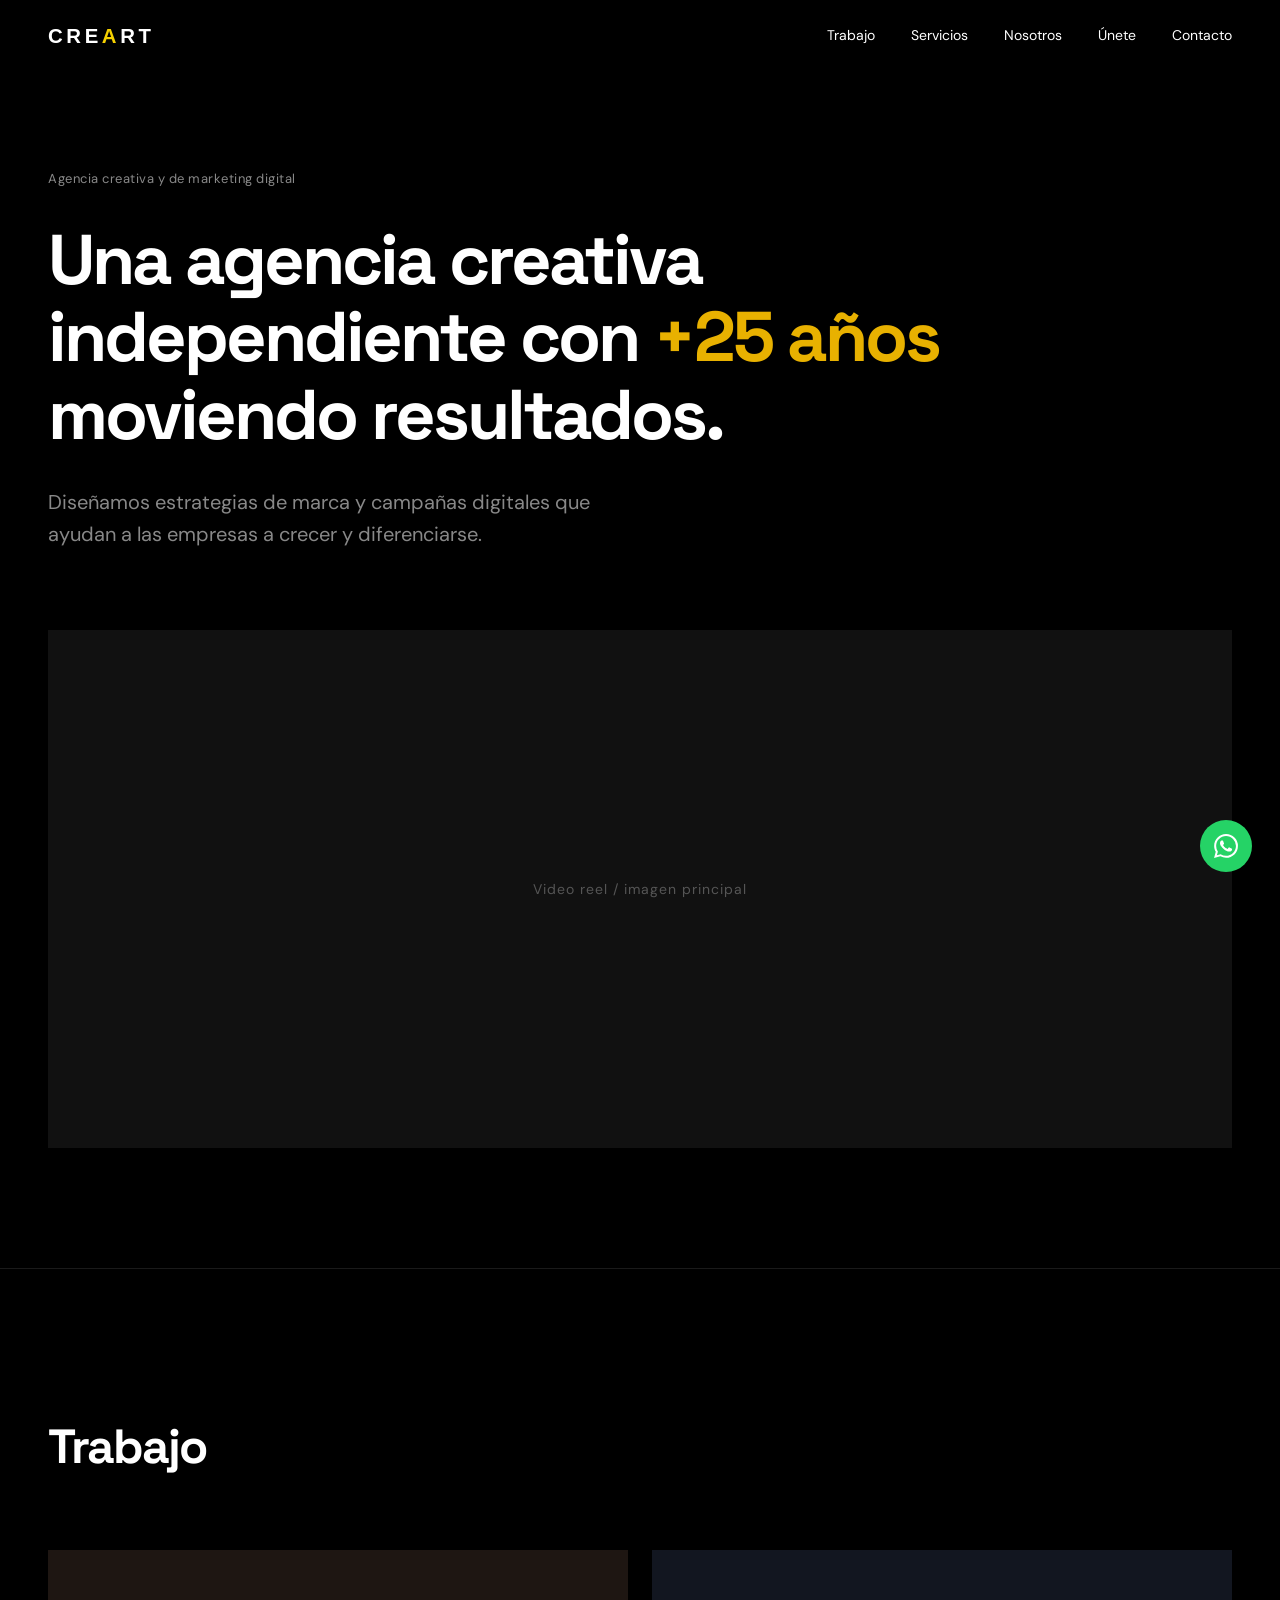
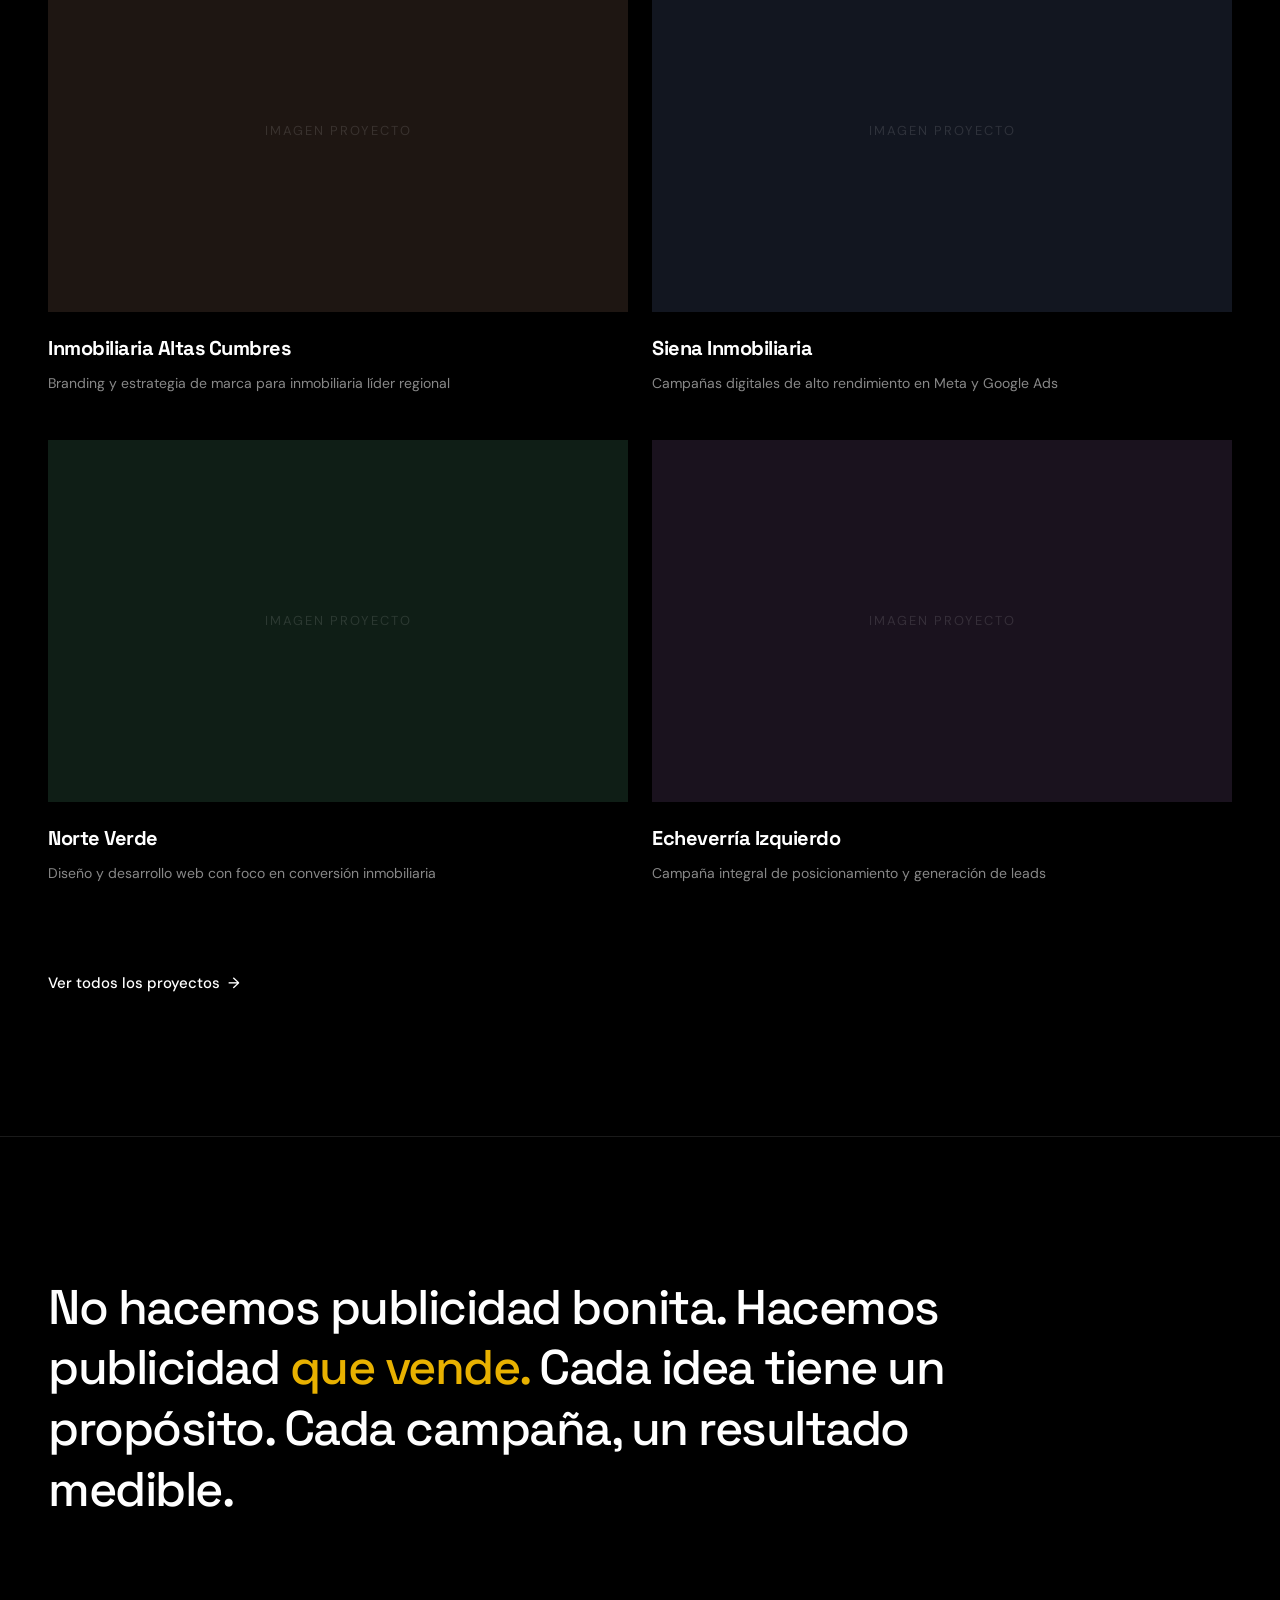
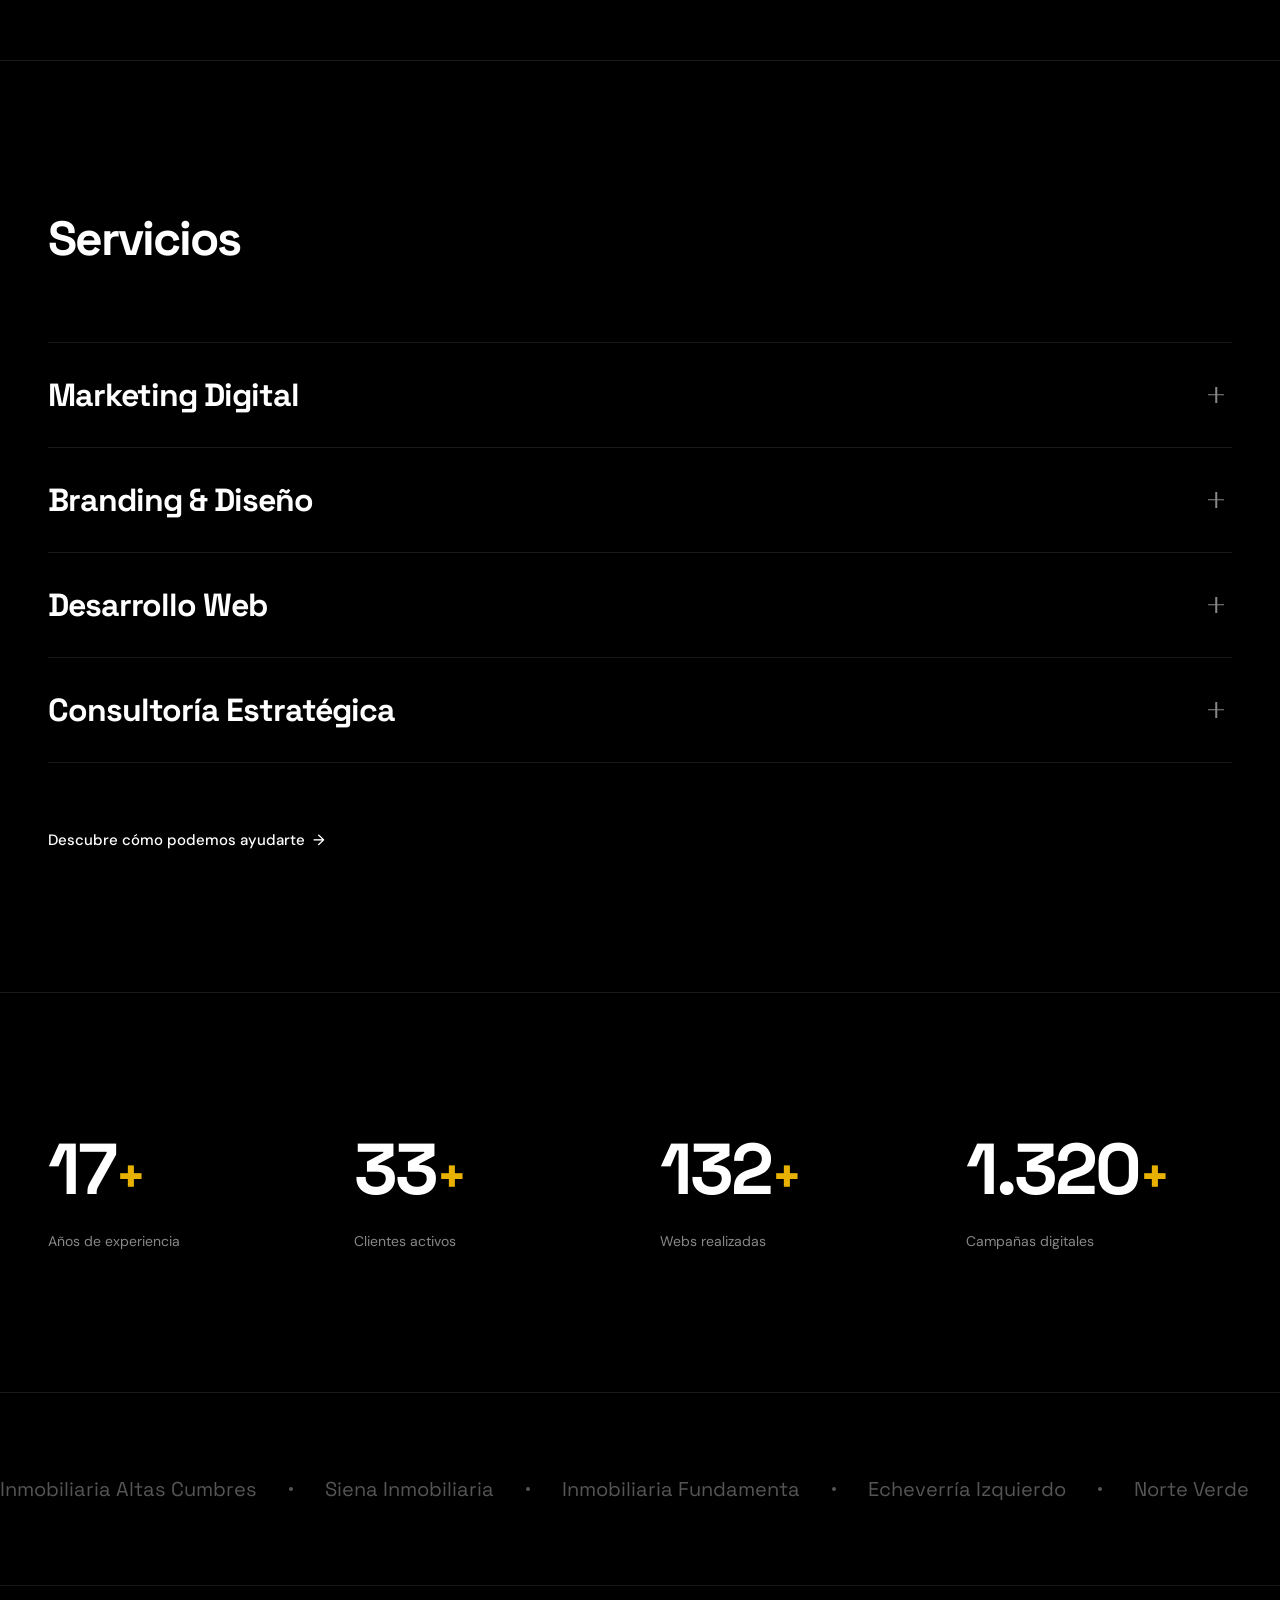
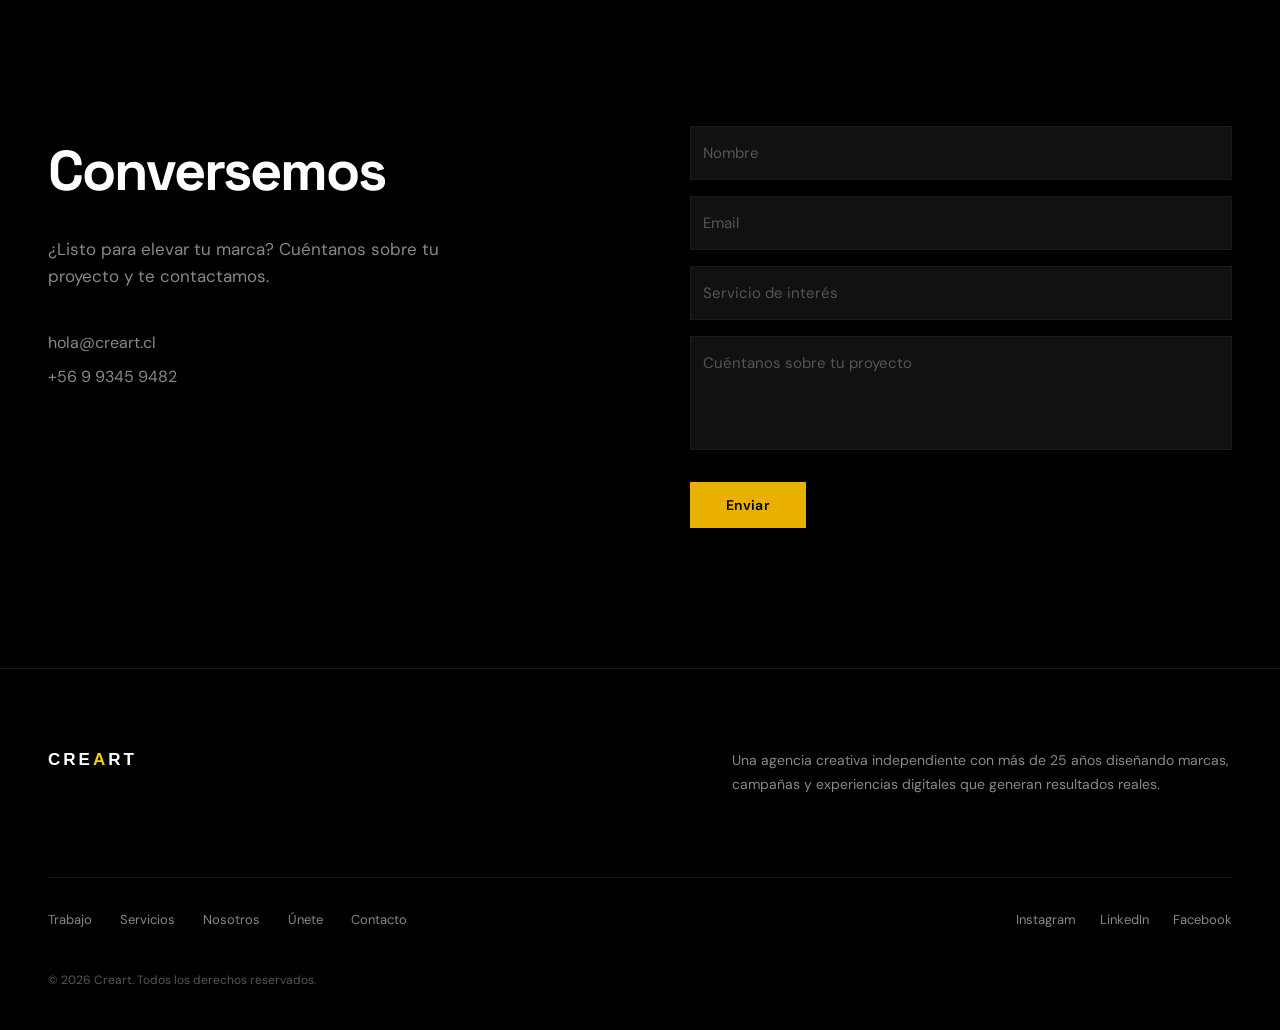
<file: landing/assets/img/CreArt/index.html>
<!DOCTYPE html>
<html lang="es">
<head>
  <meta charset="UTF-8">
  <meta name="viewport" content="width=device-width, initial-scale=1.0">
  <title>Creart — Creatividad que mueve resultados</title>
  <meta name="description" content="Agencia de publicidad y marketing digital con +25 años de experiencia. Branding, campañas digitales, desarrollo web y consultoría estratégica.">
  <meta property="og:title" content="Creart — Creatividad que mueve resultados">
  <meta property="og:description" content="Agencia de publicidad y marketing digital con +25 años de impacto.">
  <meta property="og:type" content="website">
  <meta property="og:url" content="https://creart.cl">
  <link rel="preconnect" href="https://fonts.googleapis.com">
  <link rel="preconnect" href="https://fonts.gstatic.com" crossorigin>
  <link href="https://fonts.googleapis.com/css2?family=Space+Grotesk:wght@400;500;700&family=DM+Sans:wght@300;400;500&display=swap" rel="stylesheet">
  <link rel="stylesheet" href="css/style.css?v=2">
  <link rel="stylesheet" href="css/components.css?v=2">
  <link rel="stylesheet" href="css/animations.css?v=2">
</head>
<body>

  <!-- NAV -->
  <header class="nav" id="nav">
    <div class="nav__inner">
      <a href="#" class="nav__logo" onclick="window.scrollTo({top:0,behavior:'smooth'});return false;">
        <img src="assets/img/logo-creart.svg" alt="Creart" class="logo-img">
      </a>
      <nav class="nav__menu" id="navMenu">
        <a href="#trabajo" class="nav__link">Trabajo</a>
        <a href="#servicios" class="nav__link">Servicios</a>
        <a href="nosotros.html" class="nav__link">Nosotros</a>
        <a href="unete.html" class="nav__link">Únete</a>
        <a href="#contacto" class="nav__link">Contacto</a>
      </nav>
      <button class="nav__hamburger" id="navToggle" aria-label="Abrir menú">
        <span></span>
        <span></span>
      </button>
    </div>
  </header>

  <!-- MOBILE MENU OVERLAY -->
  <div class="mobile-menu" id="mobileMenu">
    <nav class="mobile-menu__nav">
      <a href="#trabajo" class="mobile-menu__link">Trabajo</a>
      <a href="#servicios" class="mobile-menu__link">Servicios</a>
      <a href="nosotros.html" class="mobile-menu__link">Nosotros</a>
      <a href="unete.html" class="mobile-menu__link">Únete</a>
      <a href="#contacto" class="mobile-menu__link">Contacto</a>
    </nav>
  </div>

  <main>

    <!-- HERO -->
    <section class="hero">
      <div class="hero__content">
        <p class="hero__eyebrow">Agencia creativa y de marketing digital</p>
        <h1 class="hero__title">
          <span class="hero__line">Una agencia creativa</span>
          <span class="hero__line">independiente con <em>+25 años</em></span>
          <span class="hero__line">moviendo resultados.</span>
        </h1>
        <p class="hero__sub">Diseñamos estrategias de marca y campañas digitales que ayudan a las empresas a crecer y diferenciarse.</p>
      </div>
    </section>

    <!-- VIDEO / VISUAL -->
    <section class="hero-media reveal">
      <div class="hero-media__wrapper">
        <div class="hero-media__placeholder">
          <span>Video reel / imagen principal</span>
        </div>
      </div>
    </section>

    <!-- TRABAJO DESTACADO -->
    <section class="work" id="trabajo">
      <div class="container">
        <div class="work__header reveal">
          <h2 class="work__heading">Trabajo</h2>
        </div>
        <div class="work__grid">
          <a href="trabajo.html" class="work__item reveal">
            <div class="work__img" style="background:#1e1612;">
              <span class="work__placeholder">Imagen proyecto</span>
            </div>
            <div class="work__info">
              <h3 class="work__name">Inmobiliaria Altas Cumbres</h3>
              <span class="work__desc">Branding y estrategia de marca para inmobiliaria líder regional</span>
            </div>
          </a>
          <a href="trabajo.html" class="work__item reveal">
            <div class="work__img" style="background:#121620;">
              <span class="work__placeholder">Imagen proyecto</span>
            </div>
            <div class="work__info">
              <h3 class="work__name">Siena Inmobiliaria</h3>
              <span class="work__desc">Campañas digitales de alto rendimiento en Meta y Google Ads</span>
            </div>
          </a>
          <a href="trabajo.html" class="work__item reveal">
            <div class="work__img" style="background:#0f1e16;">
              <span class="work__placeholder">Imagen proyecto</span>
            </div>
            <div class="work__info">
              <h3 class="work__name">Norte Verde</h3>
              <span class="work__desc">Diseño y desarrollo web con foco en conversión inmobiliaria</span>
            </div>
          </a>
          <a href="trabajo.html" class="work__item reveal">
            <div class="work__img" style="background:#1a121e;">
              <span class="work__placeholder">Imagen proyecto</span>
            </div>
            <div class="work__info">
              <h3 class="work__name">Echeverría Izquierdo</h3>
              <span class="work__desc">Campaña integral de posicionamiento y generación de leads</span>
            </div>
          </a>
        </div>
        <div class="work__more reveal">
          <a href="trabajo.html" class="link-arrow">Ver todos los proyectos <span>→</span></a>
        </div>
      </div>
    </section>

    <!-- MANIFIESTO -->
    <section class="manifesto reveal">
      <div class="container">
        <h2 class="manifesto__text">
          No hacemos publicidad bonita. Hacemos publicidad <em>que vende.</em> Cada idea tiene un propósito. Cada campaña, un resultado medible.
        </h2>
      </div>
    </section>

    <!-- SERVICIOS -->
    <section class="services" id="servicios">
      <div class="container">
        <h2 class="services__heading reveal">Servicios</h2>
        <div class="services__list">

          <div class="accordion reveal" data-accordion>
            <button class="accordion__header" aria-expanded="false">
              <span class="accordion__title">Marketing Digital</span>
              <span class="accordion__icon"></span>
            </button>
            <div class="accordion__body">
              <div class="accordion__content">
                <p class="accordion__desc">Campañas en Meta Ads, Google Ads y SEM con foco en conversión real. Estrategias de email marketing, gestión de redes sociales y analítica avanzada.</p>
                <div class="accordion__tags">
                  <span>Meta Ads</span>
                  <span>Google Ads</span>
                  <span>SEM</span>
                  <span>Email Marketing</span>
                  <span>Redes Sociales</span>
                  <span>Analítica</span>
                </div>
              </div>
            </div>
          </div>

          <div class="accordion reveal" data-accordion>
            <button class="accordion__header" aria-expanded="false">
              <span class="accordion__title">Branding & Diseño</span>
              <span class="accordion__icon"></span>
            </button>
            <div class="accordion__body">
              <div class="accordion__content">
                <p class="accordion__desc">Identidad visual, sistemas de marca, material gráfico y audiovisual. Construimos marcas que se recuerdan y se diferencian.</p>
                <div class="accordion__tags">
                  <span>Identidad Visual</span>
                  <span>Sistemas de Marca</span>
                  <span>Diseño Gráfico</span>
                  <span>Material Audiovisual</span>
                </div>
              </div>
            </div>
          </div>

          <div class="accordion reveal" data-accordion>
            <button class="accordion__header" aria-expanded="false">
              <span class="accordion__title">Desarrollo Web</span>
              <span class="accordion__icon"></span>
            </button>
            <div class="accordion__body">
              <div class="accordion__content">
                <p class="accordion__desc">Sitios web, landing pages y plataformas digitales diseñados para convertir. Optimización de velocidad y experiencia mobile-first.</p>
                <div class="accordion__tags">
                  <span>Sitios Web</span>
                  <span>Landing Pages</span>
                  <span>E-Commerce</span>
                  <span>UX/UI</span>
                  <span>Mobile-First</span>
                </div>
              </div>
            </div>
          </div>

          <div class="accordion reveal" data-accordion>
            <button class="accordion__header" aria-expanded="false">
              <span class="accordion__title">Consultoría Estratégica</span>
              <span class="accordion__icon"></span>
            </button>
            <div class="accordion__body">
              <div class="accordion__content">
                <p class="accordion__desc">Diagnóstico de marca, planificación de comunicaciones y estrategia comercial. Acompañamos la toma de decisiones con datos y visión de negocio.</p>
                <div class="accordion__tags">
                  <span>Diagnóstico de Marca</span>
                  <span>Estrategia Comercial</span>
                  <span>Planificación</span>
                  <span>Consultoría</span>
                </div>
              </div>
            </div>
          </div>

        </div>
        <div class="services__cta reveal">
          <a href="#contacto" class="link-arrow">Descubre cómo podemos ayudarte <span>→</span></a>
        </div>
      </div>
    </section>

    <!-- CIFRAS -->
    <section class="stats reveal">
      <div class="container">
        <div class="stats__grid">
          <div class="stats__item">
            <span class="stats__number" data-target="25">0</span><span class="stats__suffix">+</span>
            <span class="stats__label">Años de experiencia</span>
          </div>
          <div class="stats__item">
            <span class="stats__number" data-target="50">0</span><span class="stats__suffix">+</span>
            <span class="stats__label">Clientes activos</span>
          </div>
          <div class="stats__item">
            <span class="stats__number" data-target="200">0</span><span class="stats__suffix">+</span>
            <span class="stats__label">Webs realizadas</span>
          </div>
          <div class="stats__item">
            <span class="stats__number" data-target="2000">0</span><span class="stats__suffix">+</span>
            <span class="stats__label">Campañas digitales</span>
          </div>
        </div>
      </div>
    </section>

    <!-- CLIENTES MARQUEE -->
    <section class="clients">
      <div class="marquee">
        <div class="marquee__track">
          <span class="marquee__item">Inmobiliaria Altas Cumbres</span>
          <span class="marquee__dot"></span>
          <span class="marquee__item">Siena Inmobiliaria</span>
          <span class="marquee__dot"></span>
          <span class="marquee__item">Inmobiliaria Fundamenta</span>
          <span class="marquee__dot"></span>
          <span class="marquee__item">Echeverría Izquierdo</span>
          <span class="marquee__dot"></span>
          <span class="marquee__item">Norte Verde</span>
          <span class="marquee__dot"></span>
          <span class="marquee__item">Inmobiliaria Manquehue</span>
          <span class="marquee__dot"></span>
          <span class="marquee__item">Ralei Grupo Inmobiliario</span>
          <span class="marquee__dot"></span>
          <span class="marquee__item">SuKasa</span>
          <span class="marquee__dot"></span>
          <span class="marquee__item">Inmobiliaria Altas Cumbres</span>
          <span class="marquee__dot"></span>
          <span class="marquee__item">Siena Inmobiliaria</span>
          <span class="marquee__dot"></span>
          <span class="marquee__item">Inmobiliaria Fundamenta</span>
          <span class="marquee__dot"></span>
          <span class="marquee__item">Echeverría Izquierdo</span>
          <span class="marquee__dot"></span>
          <span class="marquee__item">Norte Verde</span>
          <span class="marquee__dot"></span>
          <span class="marquee__item">Inmobiliaria Manquehue</span>
          <span class="marquee__dot"></span>
          <span class="marquee__item">Ralei Grupo Inmobiliario</span>
          <span class="marquee__dot"></span>
          <span class="marquee__item">SuKasa</span>
          <span class="marquee__dot"></span>
        </div>
      </div>
    </section>

    <!-- CTA + CONTACTO -->
    <section class="contact" id="contacto">
      <div class="container">
        <div class="contact__grid">
          <div class="contact__left reveal">
            <h2 class="contact__heading">Conversemos</h2>
            <p class="contact__sub">¿Listo para elevar tu marca? Cuéntanos sobre tu proyecto y te contactamos.</p>
            <div class="contact__direct">
              <a href="mailto:hola@creart.cl">hola@creart.cl</a>
              <a href="tel:+56993459482">+56 9 9345 9482</a>
            </div>
          </div>
          <form class="contact__form reveal" id="contactForm">
            <input type="text" name="nombre" placeholder="Nombre" required>
            <input type="email" name="email" placeholder="Email" required>
            <select name="servicio">
              <option value="" disabled selected>Servicio de interés</option>
              <option value="marketing">Marketing Digital</option>
              <option value="branding">Branding & Diseño</option>
              <option value="web">Desarrollo Web</option>
              <option value="consultoria">Consultoría Estratégica</option>
            </select>
            <textarea name="mensaje" placeholder="Cuéntanos sobre tu proyecto" rows="4"></textarea>
            <button type="submit" class="btn btn--primary">Enviar</button>
          </form>
        </div>
      </div>
    </section>

  </main>

  <!-- FOOTER -->
  <footer class="footer">
    <div class="container">
      <div class="footer__top">
        <div class="footer__brand">
          <img src="assets/img/logo-creart.svg" alt="Creart" class="logo-img">
        </div>
        <div class="footer__copy">
          <p>Una agencia creativa independiente con más de 25 años diseñando marcas, campañas y experiencias digitales que generan resultados reales.</p>
        </div>
      </div>
      <div class="footer__bottom">
        <div class="footer__links">
          <a href="#trabajo">Trabajo</a>
          <a href="#servicios">Servicios</a>
          <a href="nosotros.html">Nosotros</a>
          <a href="unete.html">Únete</a>
          <a href="#contacto">Contacto</a>
        </div>
        <div class="footer__social">
          <a href="#" target="_blank" rel="noopener">Instagram</a>
          <a href="#" target="_blank" rel="noopener">LinkedIn</a>
          <a href="#" target="_blank" rel="noopener">Facebook</a>
        </div>
        <p class="footer__legal">&copy; 2026 Creart. Todos los derechos reservados.</p>
      </div>
    </div>
  </footer>

  <!-- WHATSAPP -->
  <a href="https://wa.me/56993459482" class="whatsapp" target="_blank" rel="noopener" aria-label="WhatsApp">
    <svg class="whatsapp__icon" viewBox="0 0 24 24" fill="currentColor"><path d="M17.472 14.382c-.297-.149-1.758-.867-2.03-.967-.273-.099-.471-.148-.67.15-.197.297-.767.966-.94 1.164-.173.199-.347.223-.644.075-.297-.15-1.255-.463-2.39-1.475-.883-.788-1.48-1.761-1.653-2.059-.173-.297-.018-.458.13-.606.134-.133.298-.347.446-.52.149-.174.198-.298.298-.497.099-.198.05-.371-.025-.52-.075-.149-.669-1.612-.916-2.207-.242-.579-.487-.5-.669-.51-.173-.008-.371-.01-.57-.01-.198 0-.52.074-.792.372-.272.297-1.04 1.016-1.04 2.479 0 1.462 1.065 2.875 1.213 3.074.149.198 2.096 3.2 5.077 4.487.709.306 1.262.489 1.694.625.712.227 1.36.195 1.871.118.571-.085 1.758-.719 2.006-1.413.248-.694.248-1.289.173-1.413-.074-.124-.272-.198-.57-.347m-5.421 7.403h-.004a9.87 9.87 0 01-5.031-1.378l-.361-.214-3.741.982.998-3.648-.235-.374a9.86 9.86 0 01-1.51-5.26c.001-5.45 4.436-9.884 9.888-9.884 2.64 0 5.122 1.03 6.988 2.898a9.825 9.825 0 012.893 6.994c-.003 5.45-4.437 9.884-9.885 9.884m8.413-18.297A11.815 11.815 0 0012.05 0C5.495 0 .16 5.335.157 11.892c0 2.096.547 4.142 1.588 5.945L.057 24l6.305-1.654a11.882 11.882 0 005.683 1.448h.005c6.554 0 11.89-5.335 11.893-11.893a11.821 11.821 0 00-3.48-8.413z"/></svg>
  </a>

  <script src="js/main.js"></script>
</body>
</html>
</file>
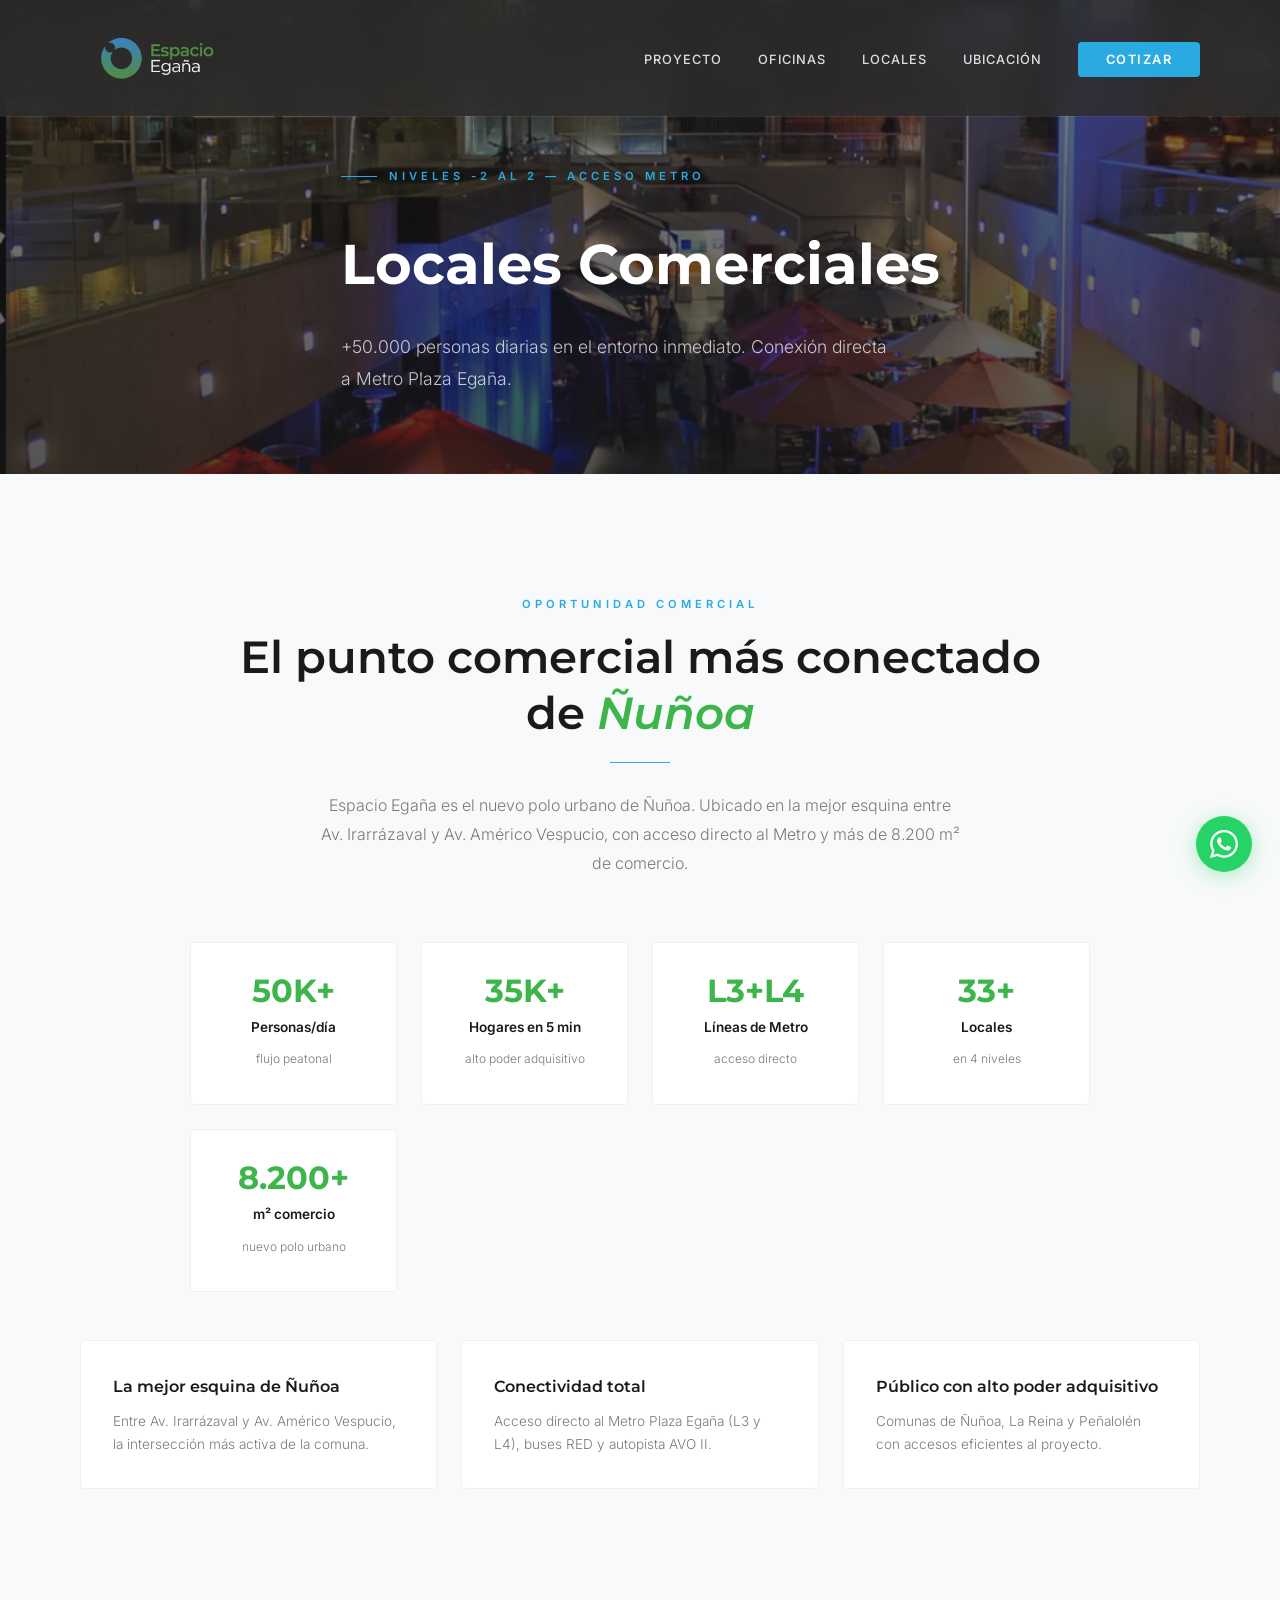
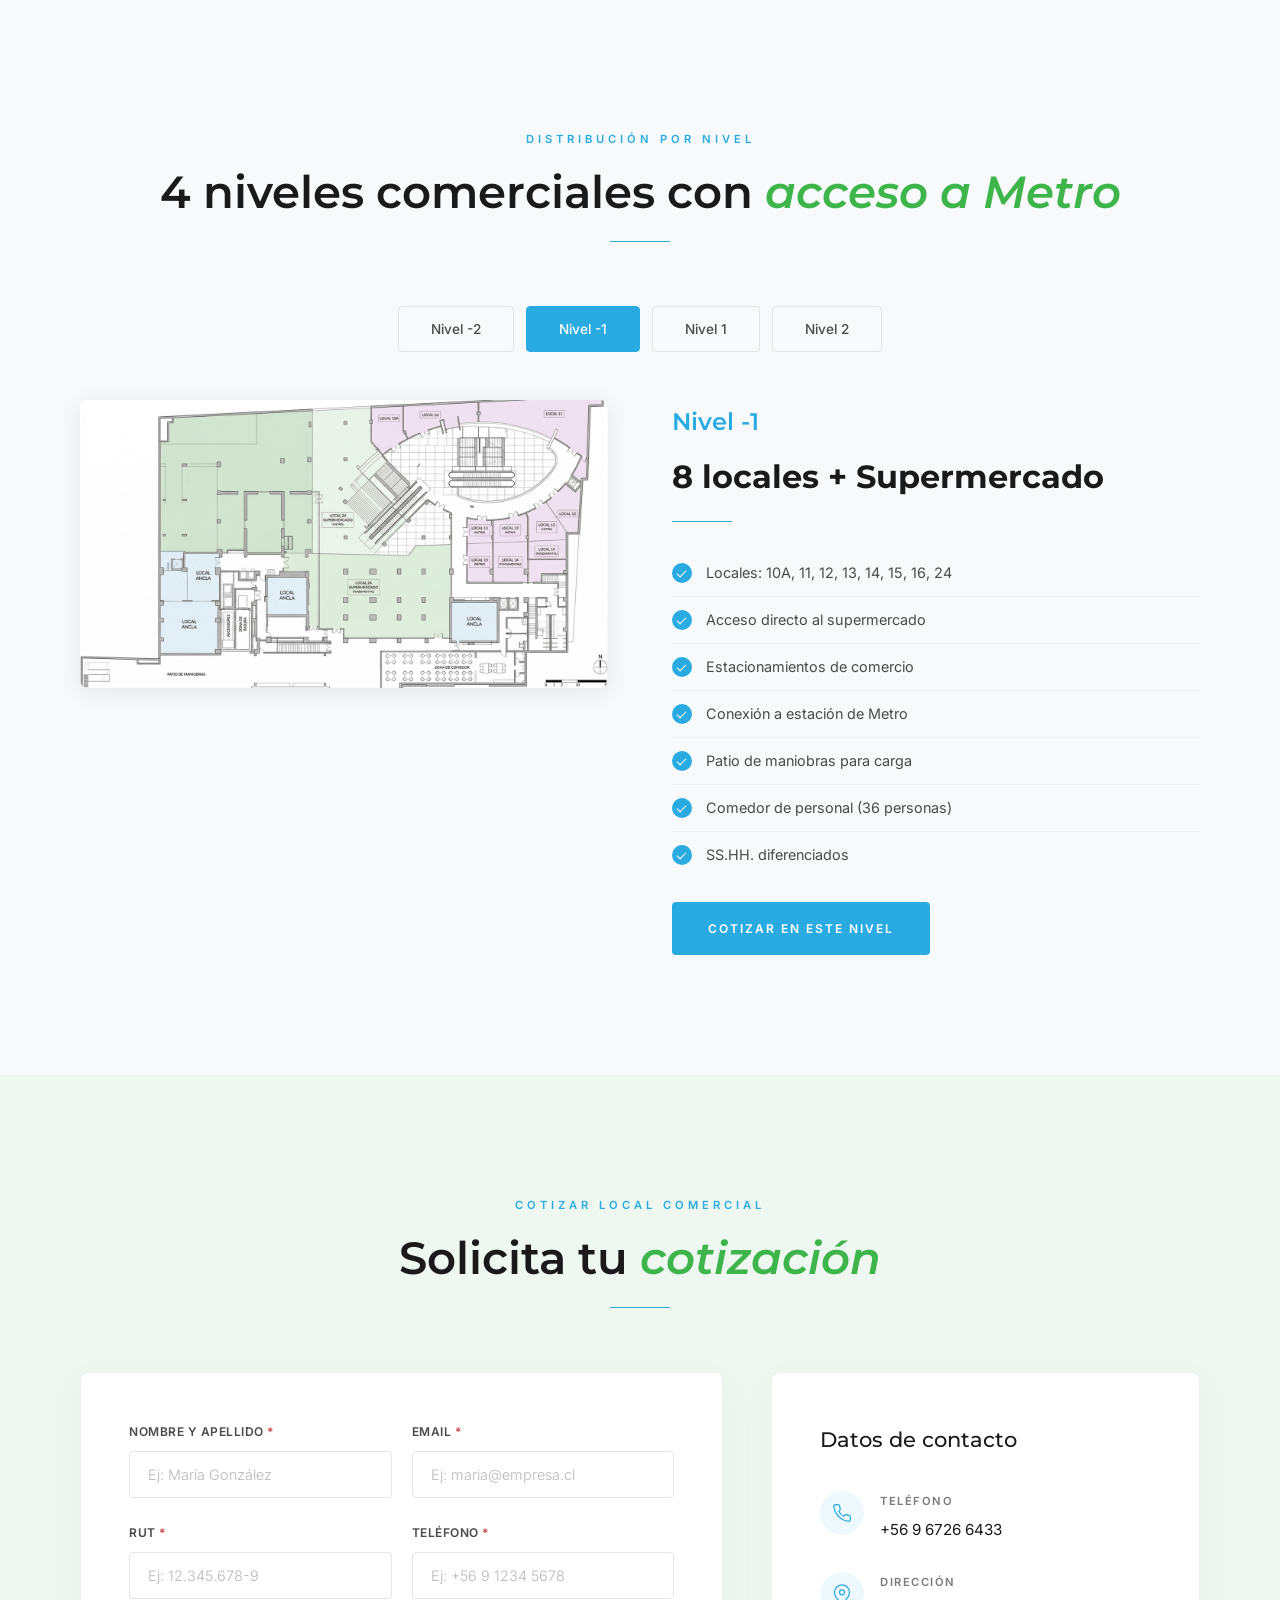
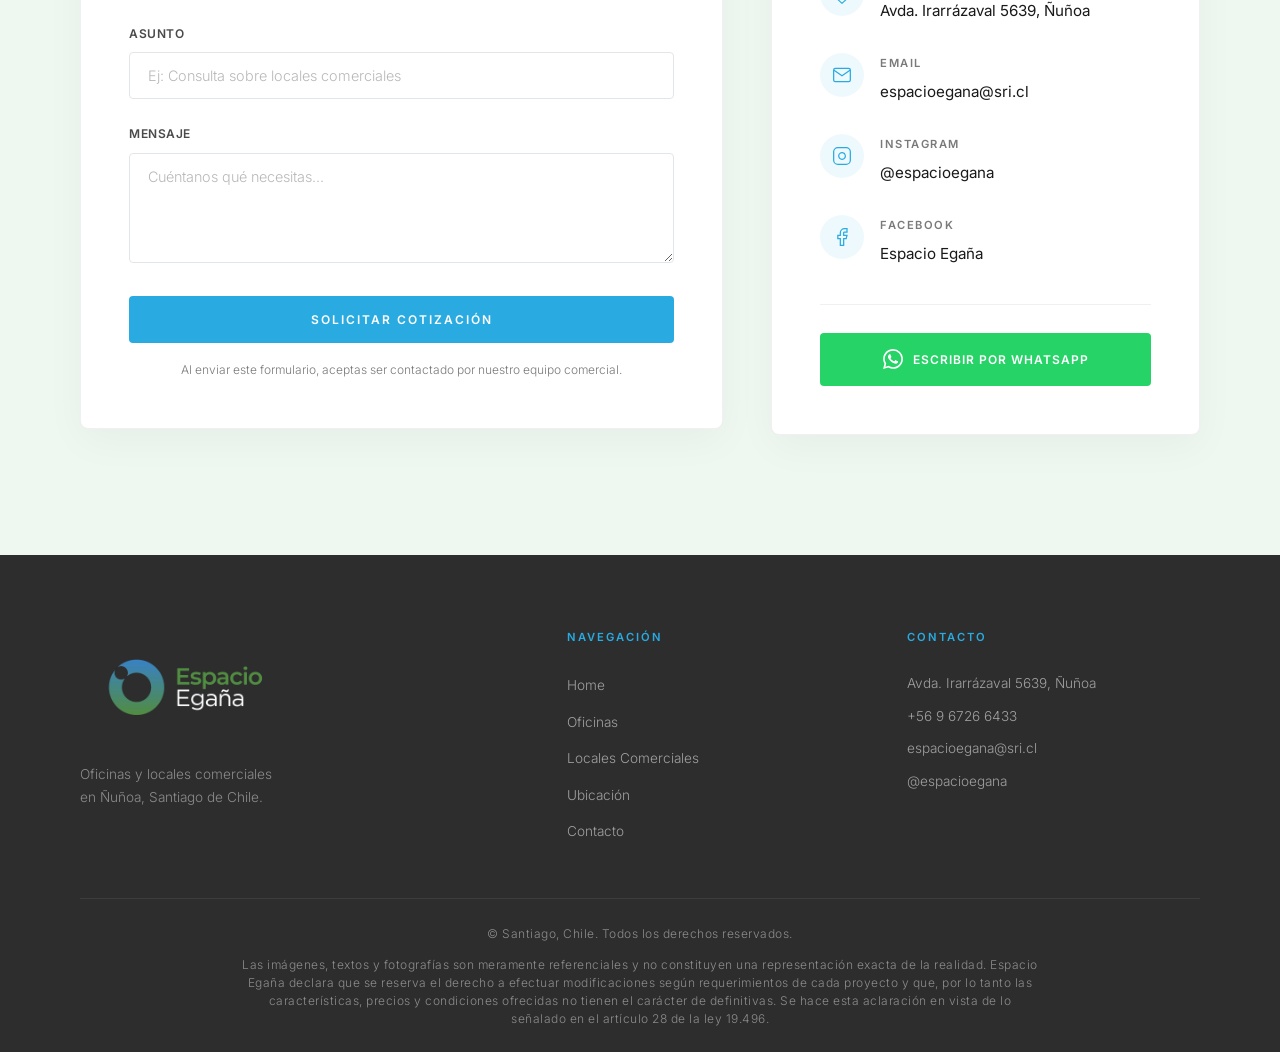
<file: landing/locales.html>
<!DOCTYPE html>
<html lang="es">
<head>
  <meta charset="UTF-8">
  <meta name="viewport" content="width=device-width, initial-scale=1.0">
  <title>Locales Comerciales — Espacio Egaña, Ñuñoa</title>
  <meta name="description" content="33+ locales comerciales en arriendo en Espacio Egaña. 8.200+ m² de comercio con conexión directa a Metro Plaza Egaña y +50.000 personas diarias de flujo.">
  <link rel="preconnect" href="https://fonts.googleapis.com">
  <link rel="preconnect" href="https://fonts.gstatic.com" crossorigin>
  <link href="https://fonts.googleapis.com/css2?family=Montserrat:ital,wght@0,300;0,400;0,500;0,600;0,700;0,800;1,400;1,500&family=Inter:wght@300;400;500;600;700&display=swap" rel="stylesheet">
  <link rel="stylesheet" href="styles.css">
</head>
<body>

  <!-- NAVBAR -->
  <nav class="navbar navbar--scrolled-always" id="navbar">
    <div class="container navbar__inner">
      <a href="index.html" class="navbar__logo">
        <img src="assets/img/logo-transparente.png" alt="Espacio Egaña" class="navbar__logo-img">
      </a>
      <button class="navbar__toggle" id="navToggle" aria-label="Abrir menú">
        <span></span><span></span><span></span>
      </button>
      <ul class="navbar__menu" id="navMenu">
        <li><a href="index.html#proyecto">Proyecto</a></li>
        <li><a href="oficinas.html">Oficinas</a></li>
        <li><a href="locales.html" class="navbar__menu-active">Locales</a></li>
        <li><a href="index.html#ubicacion">Ubicación</a></li>
        <li><a href="#cotizar-local" class="navbar__cta">Cotizar</a></li>
      </ul>
    </div>
  </nav>

  <!-- ============================================ -->
  <!-- HERO SECUNDARIO -->
  <!-- ============================================ -->
  <section class="sub-hero sub-hero--locales">
    <div class="sub-hero__bg" style="background-image: url('assets/img/locales-comerciales.jpg');"></div>
    <div class="sub-hero__overlay"></div>
    <div class="container sub-hero__content" data-animate="fade-up">
      <span class="hero__badge">Niveles -2 al 2 — Acceso Metro</span>
      <h1 class="sub-hero__title">Locales Comerciales</h1>
      <p class="sub-hero__subtitle">+50.000 personas diarias en el entorno inmediato. Conexión directa a Metro Plaza Egaña.</p>
    </div>
  </section>

  <!-- ============================================ -->
  <!-- OPORTUNIDAD COMERCIAL -->
  <!-- ============================================ -->
  <section class="section oportunidad">
    <div class="container">
      <div class="section__header" data-animate="fade-up">
        <span class="section__label section__label--center">Oportunidad comercial</span>
        <h2 class="section__title section__title--center">El punto comercial más conectado<br>de <em>Ñuñoa</em></h2>
        <div class="section__divider section__divider--center"></div>
        <p class="ubicacion__intro">Espacio Egaña es el nuevo polo urbano de Ñuñoa. Ubicado en la mejor esquina entre Av. Irarrázaval y Av. Américo Vespucio, con acceso directo al Metro y más de 8.200 m² de comercio.</p>
      </div>

      <div class="cifras__grid" data-animate="fade-up" data-delay="100">
        <div class="cifra-card">
          <span class="cifra-card__number">50K+</span>
          <span class="cifra-card__label">Personas/día</span>
          <span class="cifra-card__sub">flujo peatonal</span>
        </div>
        <div class="cifra-card">
          <span class="cifra-card__number">35K+</span>
          <span class="cifra-card__label">Hogares en 5 min</span>
          <span class="cifra-card__sub">alto poder adquisitivo</span>
        </div>
        <div class="cifra-card">
          <span class="cifra-card__number">L3+L4</span>
          <span class="cifra-card__label">Líneas de Metro</span>
          <span class="cifra-card__sub">acceso directo</span>
        </div>
        <div class="cifra-card">
          <span class="cifra-card__number">33+</span>
          <span class="cifra-card__label">Locales</span>
          <span class="cifra-card__sub">en 4 niveles</span>
        </div>
        <div class="cifra-card">
          <span class="cifra-card__number">8.200+</span>
          <span class="cifra-card__label">m² comercio</span>
          <span class="cifra-card__sub">nuevo polo urbano</span>
        </div>
      </div>

      <div class="oportunidad__ventajas" data-animate="fade-up" data-delay="200">
        <div class="ventaja-card">
          <h4>La mejor esquina de Ñuñoa</h4>
          <p>Entre Av. Irarrázaval y Av. Américo Vespucio, la intersección más activa de la comuna.</p>
        </div>
        <div class="ventaja-card">
          <h4>Conectividad total</h4>
          <p>Acceso directo al Metro Plaza Egaña (L3 y L4), buses RED y autopista AVO II.</p>
        </div>
        <div class="ventaja-card">
          <h4>Público con alto poder adquisitivo</h4>
          <p>Comunas de Ñuñoa, La Reina y Peñalolén con accesos eficientes al proyecto.</p>
        </div>
      </div>
    </div>
  </section>

  <!-- ============================================ -->
  <!-- NIVELES COMERCIALES -->
  <!-- ============================================ -->
  <section class="section niveles" id="niveles">
    <div class="container">
      <div class="section__header" data-animate="fade-up">
        <span class="section__label section__label--center">Distribución por nivel</span>
        <h2 class="section__title section__title--center">4 niveles comerciales con <em>acceso a Metro</em></h2>
        <div class="section__divider section__divider--center"></div>
      </div>

      <!-- Tabs de niveles -->
      <div class="tipo-tabs" data-animate="fade-up">
        <button class="tipo-tab" data-tab="nivel-2">Nivel -2</button>
        <button class="tipo-tab active" data-tab="nivel-1">Nivel -1</button>
        <button class="tipo-tab" data-tab="nivel1">Nivel 1</button>
        <button class="tipo-tab" data-tab="nivel2">Nivel 2</button>
      </div>

      <!-- Nivel -2 -->
      <div class="tipo-content" id="nivel-2">
        <div class="tipo-grid">
          <div class="tipo-grid__plan" data-animate="fade-right">
            <img src="assets/img/Planta Locales Piso -2.jpg" alt="Planta Nivel -2 — 12 locales + Seating" loading="lazy" class="tipo-plan-img">
          </div>
          <div class="tipo-grid__info" data-animate="fade-left">
            <h3 class="tipo-grid__title">Nivel -2</h3>
            <p class="tipo-grid__size">12 locales + zona seating</p>
            <div class="section__divider"></div>
            <ul class="tipo-features">
              <li><span class="check-icon"></span> Locales: 17, 18, 19, 20, 21, 22, 23, 29, 30, 31, 32, 33</li>
              <li><span class="check-icon"></span> Seating compartido para locales de comida/servicios</li>
              <li><span class="check-icon"></span> Conexión directa a estación de Metro</li>
              <li><span class="check-icon"></span> Ascensores y montacargas disponibles</li>
              <li><span class="check-icon"></span> Ideal para gastronomía fast casual y servicios</li>
            </ul>
            <div class="tipo-grid__actions">
              <a href="#cotizar-local" class="btn btn--primary">Cotizar en este nivel</a>
            </div>
          </div>
        </div>
      </div>

      <!-- Nivel -1 -->
      <div class="tipo-content active" id="nivel-1">
        <div class="tipo-grid">
          <div class="tipo-grid__plan" data-animate="fade-right">
            <img src="assets/img/Planta Locales Piso -1.jpg" alt="Planta Nivel -1 — 8 locales + Supermercado" loading="lazy" class="tipo-plan-img">
          </div>
          <div class="tipo-grid__info" data-animate="fade-left">
            <h3 class="tipo-grid__title">Nivel -1</h3>
            <p class="tipo-grid__size">8 locales + Supermercado</p>
            <div class="section__divider"></div>
            <ul class="tipo-features">
              <li><span class="check-icon"></span> Locales: 10A, 11, 12, 13, 14, 15, 16, 24</li>
              <li><span class="check-icon"></span> Acceso directo al supermercado</li>
              <li><span class="check-icon"></span> Estacionamientos de comercio</li>
              <li><span class="check-icon"></span> Conexión a estación de Metro</li>
              <li><span class="check-icon"></span> Patio de maniobras para carga</li>
              <li><span class="check-icon"></span> Comedor de personal (36 personas)</li>
              <li><span class="check-icon"></span> SS.HH. diferenciados</li>
            </ul>
            <div class="tipo-grid__actions">
              <a href="#cotizar-local" class="btn btn--primary">Cotizar en este nivel</a>
            </div>
          </div>
        </div>
      </div>

      <!-- Nivel 1 -->
      <div class="tipo-content" id="nivel1">
        <div class="tipo-grid">
          <div class="tipo-grid__plan" data-animate="fade-right">
            <img src="assets/img/Planta Locales Piso 1.jpg" alt="Planta Nivel 1" loading="lazy" class="tipo-plan-img">
          </div>
          <div class="tipo-grid__info" data-animate="fade-left">
            <h3 class="tipo-grid__title">Nivel 1</h3>
            <p class="tipo-grid__size">Nivel de servicios</p>
            <div class="section__divider"></div>
            <ul class="tipo-features">
              <li><span class="check-icon"></span> Trastienda supermercado</li>
              <li><span class="check-icon"></span> Salas eléctricas y de control</li>
              <li><span class="check-icon"></span> Camarines y comedor de personal</li>
              <li><span class="check-icon"></span> Sala de basura y administración</li>
              <li><span class="check-icon"></span> Nivel técnico y operativo del edificio</li>
            </ul>
            <div class="tipo-grid__actions">
              <a href="#cotizar-local" class="btn btn--primary">Consultar disponibilidad</a>
            </div>
          </div>
        </div>
      </div>

      <!-- Nivel 2 -->
      <div class="tipo-content" id="nivel2">
        <div class="tipo-grid">
          <div class="tipo-grid__plan" data-animate="fade-right">
            <img src="assets/img/Planta Locales Piso 2.jpg" alt="Planta Nivel 2 — 5 locales con terraza" loading="lazy" class="tipo-plan-img">
          </div>
          <div class="tipo-grid__info" data-animate="fade-left">
            <h3 class="tipo-grid__title">Nivel 2</h3>
            <p class="tipo-grid__size">5 locales con terrazas</p>
            <div class="section__divider"></div>
            <ul class="tipo-features">
              <li><span class="check-icon"></span> Locales: 1, 4 y 5, 6, 27</li>
              <li><span class="check-icon"></span> Locales con terrazas exteriores (Local 1, Locales 4-5)</li>
              <li><span class="check-icon"></span> Barandas y áreas comunes</li>
              <li><span class="check-icon"></span> Ideal para gastronomía y retail con terraza</li>
              <li><span class="check-icon"></span> El nivel más visible y con mayor acceso peatonal</li>
            </ul>
            <div class="tipo-grid__actions">
              <a href="#cotizar-local" class="btn btn--primary">Cotizar en este nivel</a>
            </div>
          </div>
        </div>
      </div>
    </div>
  </section>

  <!-- ============================================ -->
  <!-- TABLA DE LOCALES (eliminada por solicitud) -->

  <!-- ============================================ -->
  <!-- COTIZADOR LOCALES -->
  <!-- ============================================ -->
  <section class="section contacto" id="cotizar-local">
    <div class="container">
      <div class="section__header" data-animate="fade-up">
        <span class="section__label section__label--center">Cotizar local comercial</span>
        <h2 class="section__title section__title--center">Solicita tu <em>cotización</em></h2>
        <div class="section__divider section__divider--center"></div>
      </div>

      <div class="contacto__grid">
        <div class="contacto__form-wrapper" data-animate="fade-right">
          <form id="contactForm" action="https://formspree.io/f/TU_ENDPOINT_AQUI" method="POST" class="contacto__form" novalidate>
            <div class="form-row">
              <div class="form-group">
                <label for="nombre">Nombre y apellido <span class="required">*</span></label>
                <input type="text" id="nombre" name="nombre" placeholder="Ej: María González" required>
                <span class="form-error">Por favor ingresa tu nombre</span>
              </div>
              <div class="form-group">
                <label for="email">Email <span class="required">*</span></label>
                <input type="email" id="email" name="email" placeholder="Ej: maria@empresa.cl" required>
                <span class="form-error">Por favor ingresa un email válido</span>
              </div>
            </div>
            <div class="form-row">
              <div class="form-group">
                <label for="rut">RUT <span class="required">*</span></label>
                <input type="text" id="rut" name="rut" placeholder="Ej: 12.345.678-9" required>
                <span class="form-error">Por favor ingresa un RUT válido</span>
              </div>
              <div class="form-group">
                <label for="telefono">Teléfono <span class="required">*</span></label>
                <input type="tel" id="telefono" name="telefono" placeholder="Ej: +56 9 1234 5678" required>
                <span class="form-error">Por favor ingresa tu teléfono</span>
              </div>
            </div>
            <div class="form-group">
              <label for="asunto">Asunto</label>
              <input type="text" id="asunto" name="asunto" placeholder="Ej: Consulta sobre locales comerciales">
            </div>
            <div class="form-group">
              <label for="mensaje">Mensaje</label>
              <textarea id="mensaje" name="mensaje" rows="4" placeholder="Cuéntanos qué necesitas..."></textarea>
            </div>
            <input type="hidden" name="origen" value="Pagina Locales Comerciales">
            <button type="submit" class="btn btn--primary btn--full" id="submitBtn">Solicitar cotización</button>
            <p class="form-disclaimer">Al enviar este formulario, aceptas ser contactado por nuestro equipo comercial.</p>
          </form>
          <div class="contacto__success" id="formSuccess">
            <svg width="56" height="56" viewBox="0 0 24 24" fill="none" stroke="currentColor" stroke-width="1.5"><path d="M22 11.08V12a10 10 0 1 1-5.93-9.14"/><polyline points="22 4 12 14.01 9 11.01"/></svg>
            <h3>Cotización solicitada</h3>
            <p>Gracias por tu interés. Un ejecutivo te contactará pronto con la información.</p>
          </div>
        </div>

        <div class="contacto__info" data-animate="fade-left">
          <h3>Datos de contacto</h3>
          <div class="contacto__info-item">
            <div class="contacto__info-icon">
              <svg width="20" height="20" viewBox="0 0 24 24" fill="none" stroke="currentColor" stroke-width="1.5"><path d="M22 16.92v3a2 2 0 0 1-2.18 2 19.79 19.79 0 0 1-8.63-3.07 19.5 19.5 0 0 1-6-6 19.79 19.79 0 0 1-3.07-8.67A2 2 0 0 1 4.11 2h3a2 2 0 0 1 2 1.72c.127.96.361 1.903.7 2.81a2 2 0 0 1-.45 2.11L8.09 9.91a16 16 0 0 0 6 6l1.27-1.27a2 2 0 0 1 2.11-.45c.907.339 1.85.573 2.81.7A2 2 0 0 1 22 16.92z"/></svg>
            </div>
            <div><strong>Teléfono</strong><a href="tel:+56967266433">+56 9 6726 6433</a></div>
          </div>
          <div class="contacto__info-item">
            <div class="contacto__info-icon">
              <svg width="20" height="20" viewBox="0 0 24 24" fill="none" stroke="currentColor" stroke-width="1.5"><path d="M21 10c0 7-9 13-9 13s-9-6-9-13a9 9 0 0 1 18 0z"/><circle cx="12" cy="10" r="3"/></svg>
            </div>
            <div><strong>Dirección</strong><span>Avda. Irarrázaval 5639, Ñuñoa</span></div>
          </div>
          <div class="contacto__info-item">
            <div class="contacto__info-icon">
              <svg width="20" height="20" viewBox="0 0 24 24" fill="none" stroke="currentColor" stroke-width="1.5"><path d="M4 4h16c1.1 0 2 .9 2 2v12c0 1.1-.9 2-2 2H4c-1.1 0-2-.9-2-2V6c0-1.1.9-2 2-2z"/><polyline points="22,6 12,13 2,6"/></svg>
            </div>
            <div><strong>Email</strong><a href="mailto:espacioegana@sri.cl">espacioegana@sri.cl</a></div>
          </div>
          <div class="contacto__info-item">
            <div class="contacto__info-icon">
              <svg width="20" height="20" viewBox="0 0 24 24" fill="none" stroke="currentColor" stroke-width="1.5"><rect x="2" y="2" width="20" height="20" rx="5" ry="5"/><path d="M16 11.37A4 4 0 1 1 12.63 8 4 4 0 0 1 16 11.37z"/><line x1="17.5" y1="6.5" x2="17.51" y2="6.5"/></svg>
            </div>
            <div><strong>Instagram</strong><a href="https://www.instagram.com/espacioegana" target="_blank" rel="noopener">@espacioegana</a></div>
          </div>
          <div class="contacto__info-item">
            <div class="contacto__info-icon">
              <svg width="20" height="20" viewBox="0 0 24 24" fill="none" stroke="currentColor" stroke-width="1.5"><path d="M18 2h-3a5 5 0 0 0-5 5v3H7v4h3v8h4v-8h3l1-4h-4V7a1 1 0 0 1 1-1h3z"/></svg>
            </div>
            <div><strong>Facebook</strong><a href="https://www.facebook.com/share/1c5UF3hTMe/" target="_blank" rel="noopener">Espacio Egaña</a></div>
          </div>
          <div class="contacto__info-whatsapp">
            <a href="https://wa.me/56967266433?text=Hola%2C%20me%20interesa%20cotizar%20un%20local%20comercial%20en%20Espacio%20Egaña" target="_blank" rel="noopener" class="btn btn--whatsapp">
              <svg width="20" height="20" viewBox="0 0 24 24" fill="currentColor"><path d="M17.472 14.382c-.297-.149-1.758-.867-2.03-.967-.273-.099-.471-.148-.67.15-.197.297-.767.966-.94 1.164-.173.199-.347.223-.644.075-.297-.15-1.255-.463-2.39-1.475-.883-.788-1.48-1.761-1.653-2.059-.173-.297-.018-.458.13-.606.134-.133.298-.347.446-.52.149-.174.198-.298.298-.497.099-.198.05-.371-.025-.52-.075-.149-.669-1.612-.916-2.207-.242-.579-.487-.5-.669-.51-.173-.008-.371-.01-.57-.01-.198 0-.52.074-.792.372-.272.297-1.04 1.016-1.04 2.479 0 1.462 1.065 2.875 1.213 3.074.149.198 2.096 3.2 5.077 4.487.709.306 1.262.489 1.694.625.712.227 1.36.195 1.871.118.571-.085 1.758-.719 2.006-1.413.248-.694.248-1.289.173-1.413-.074-.124-.272-.198-.57-.347m-5.421 7.403h-.004a9.87 9.87 0 01-5.031-1.378l-.361-.214-3.741.982.998-3.648-.235-.374a9.86 9.86 0 01-1.51-5.26c.001-5.45 4.436-9.884 9.888-9.884 2.64 0 5.122 1.03 6.988 2.898a9.825 9.825 0 012.893 6.994c-.003 5.45-4.437 9.884-9.885 9.884m8.413-18.297A11.815 11.815 0 0012.05 0C5.495 0 .16 5.335.157 11.892c0 2.096.547 4.142 1.588 5.945L.057 24l6.305-1.654a11.882 11.882 0 005.683 1.448h.005c6.554 0 11.89-5.335 11.893-11.893a11.821 11.821 0 00-3.48-8.413z"/></svg>
              Escribir por WhatsApp
            </a>
          </div>
        </div>
      </div>
    </div>
  </section>

  <!-- FOOTER -->
  <footer class="footer">
    <div class="container">
      <div class="footer__inner">
        <div class="footer__brand">
          <img src="assets/img/logo-transparente.png" alt="Espacio Egaña" class="footer__logo-img">
          <p>Oficinas y locales comerciales<br>en Ñuñoa, Santiago de Chile.</p>
        </div>
        <div class="footer__nav">
          <h4>Navegación</h4>
          <a href="index.html">Home</a>
          <a href="oficinas.html">Oficinas</a>
          <a href="locales.html">Locales Comerciales</a>
          <a href="index.html#ubicacion">Ubicación</a>
          <a href="index.html#contacto">Contacto</a>
        </div>
        <div class="footer__contact">
          <h4>Contacto</h4>
          <span>Avda. Irarrázaval 5639, Ñuñoa</span>
          <a href="tel:+56967266433">+56 9 6726 6433</a>
          <a href="mailto:espacioegana@sri.cl">espacioegana@sri.cl</a>
          <a href="https://www.instagram.com/espacioegana" target="_blank" rel="noopener">@espacioegana</a>
        </div>
      </div>
      <div class="footer__bottom">
        <p>&copy; Santiago, Chile. Todos los derechos reservados.</p>
        <p class="footer__disclaimer">Las imágenes, textos y fotografías son meramente referenciales y no constituyen una representación exacta de la realidad. Espacio Egaña declara que se reserva el derecho a efectuar modificaciones según requerimientos de cada proyecto y que, por lo tanto las características, precios y condiciones ofrecidas no tienen el carácter de definitivas. Se hace esta aclaración en vista de lo señalado en el artículo 28 de la ley 19.496.</p>
      </div>
    </div>
  </footer>

  <a href="https://wa.me/56967266433?text=Hola%2C%20me%20interesa%20cotizar%20un%20local%20comercial%20en%20Espacio%20Egaña" target="_blank" rel="noopener" class="whatsapp-float" aria-label="Contactar por WhatsApp">
    <svg width="28" height="28" viewBox="0 0 24 24" fill="#fff"><path d="M17.472 14.382c-.297-.149-1.758-.867-2.03-.967-.273-.099-.471-.148-.67.15-.197.297-.767.966-.94 1.164-.173.199-.347.223-.644.075-.297-.15-1.255-.463-2.39-1.475-.883-.788-1.48-1.761-1.653-2.059-.173-.297-.018-.458.13-.606.134-.133.298-.347.446-.52.149-.174.198-.298.298-.497.099-.198.05-.371-.025-.52-.075-.149-.669-1.612-.916-2.207-.242-.579-.487-.5-.669-.51-.173-.008-.371-.01-.57-.01-.198 0-.52.074-.792.372-.272.297-1.04 1.016-1.04 2.479 0 1.462 1.065 2.875 1.213 3.074.149.198 2.096 3.2 5.077 4.487.709.306 1.262.489 1.694.625.712.227 1.36.195 1.871.118.571-.085 1.758-.719 2.006-1.413.248-.694.248-1.289.173-1.413-.074-.124-.272-.198-.57-.347m-5.421 7.403h-.004a9.87 9.87 0 01-5.031-1.378l-.361-.214-3.741.982.998-3.648-.235-.374a9.86 9.86 0 01-1.51-5.26c.001-5.45 4.436-9.884 9.888-9.884 2.64 0 5.122 1.03 6.988 2.898a9.825 9.825 0 012.893 6.994c-.003 5.45-4.437 9.884-9.885 9.884m8.413-18.297A11.815 11.815 0 0012.05 0C5.495 0 .16 5.335.157 11.892c0 2.096.547 4.142 1.588 5.945L.057 24l6.305-1.654a11.882 11.882 0 005.683 1.448h.005c6.554 0 11.89-5.335 11.893-11.893a11.821 11.821 0 00-3.48-8.413z"/></svg>
  </a>

  <script src="script.js"></script>
</body>
</html>
</file>
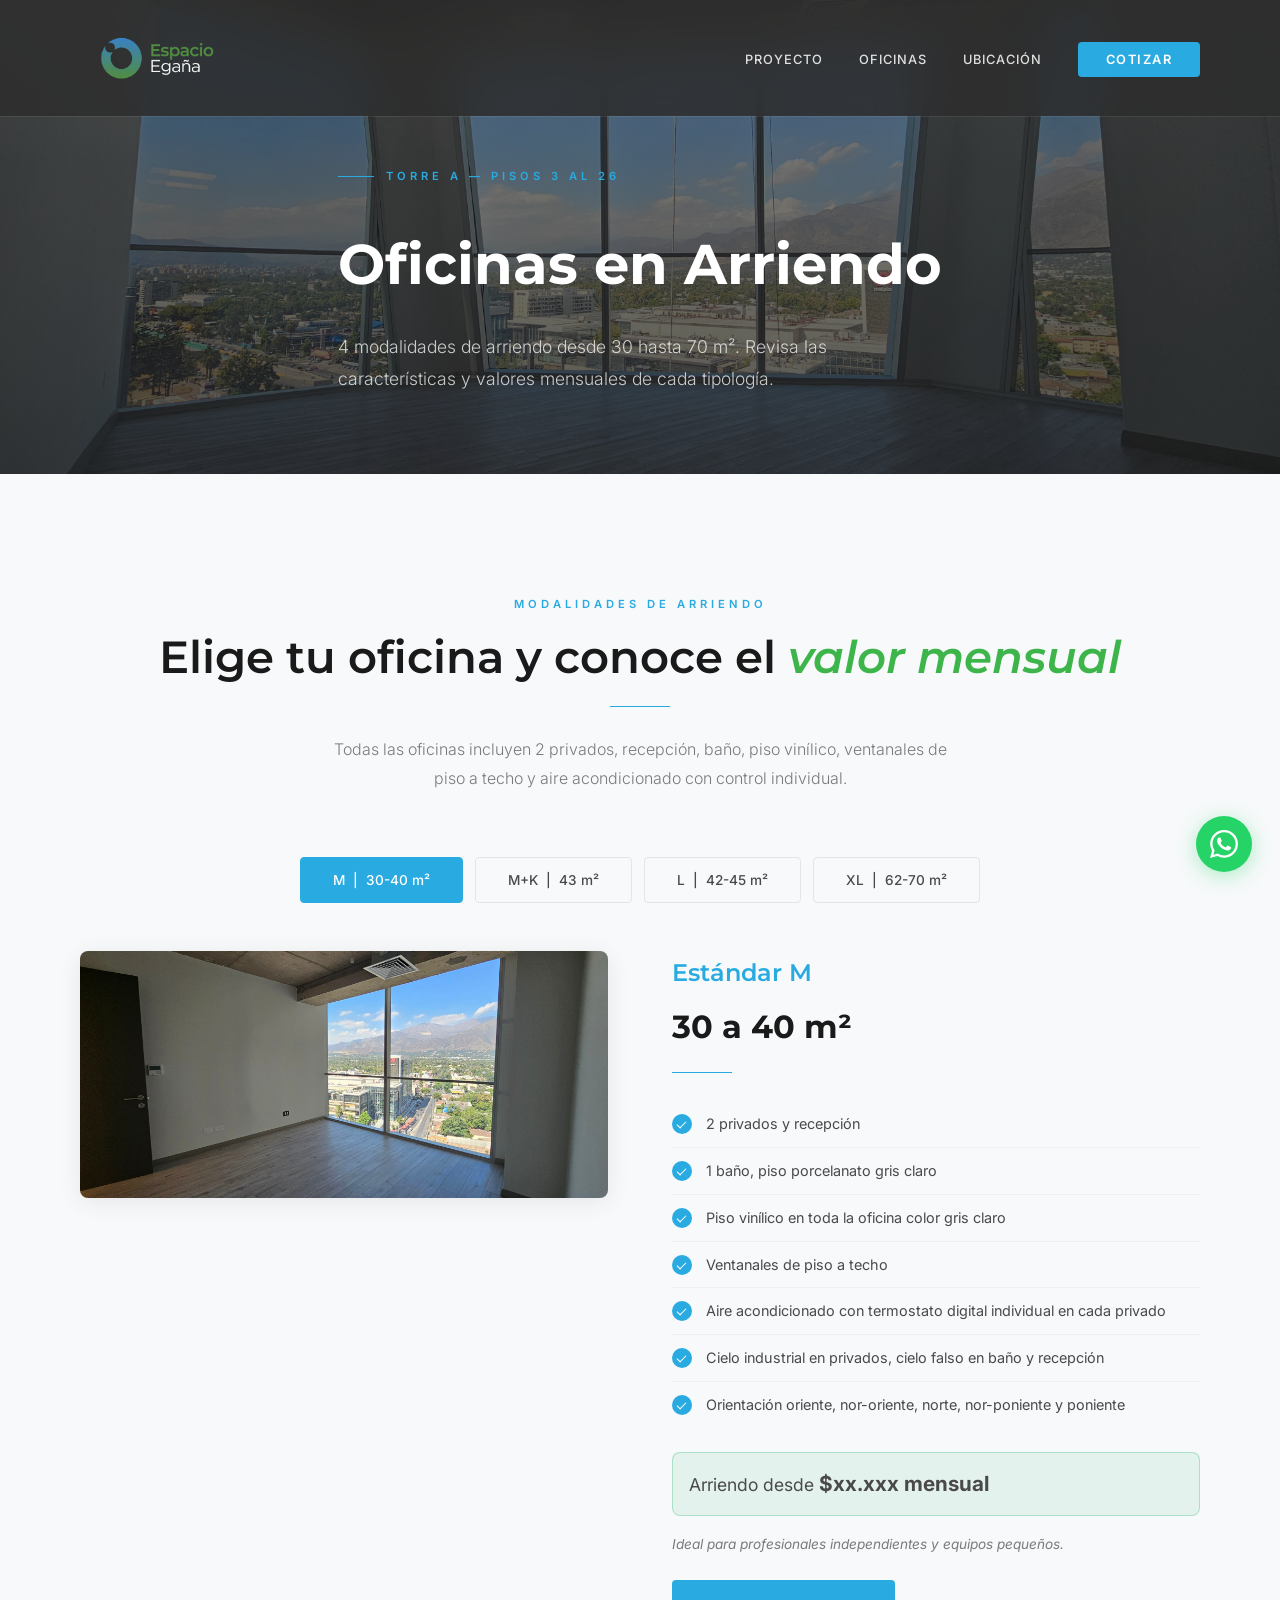
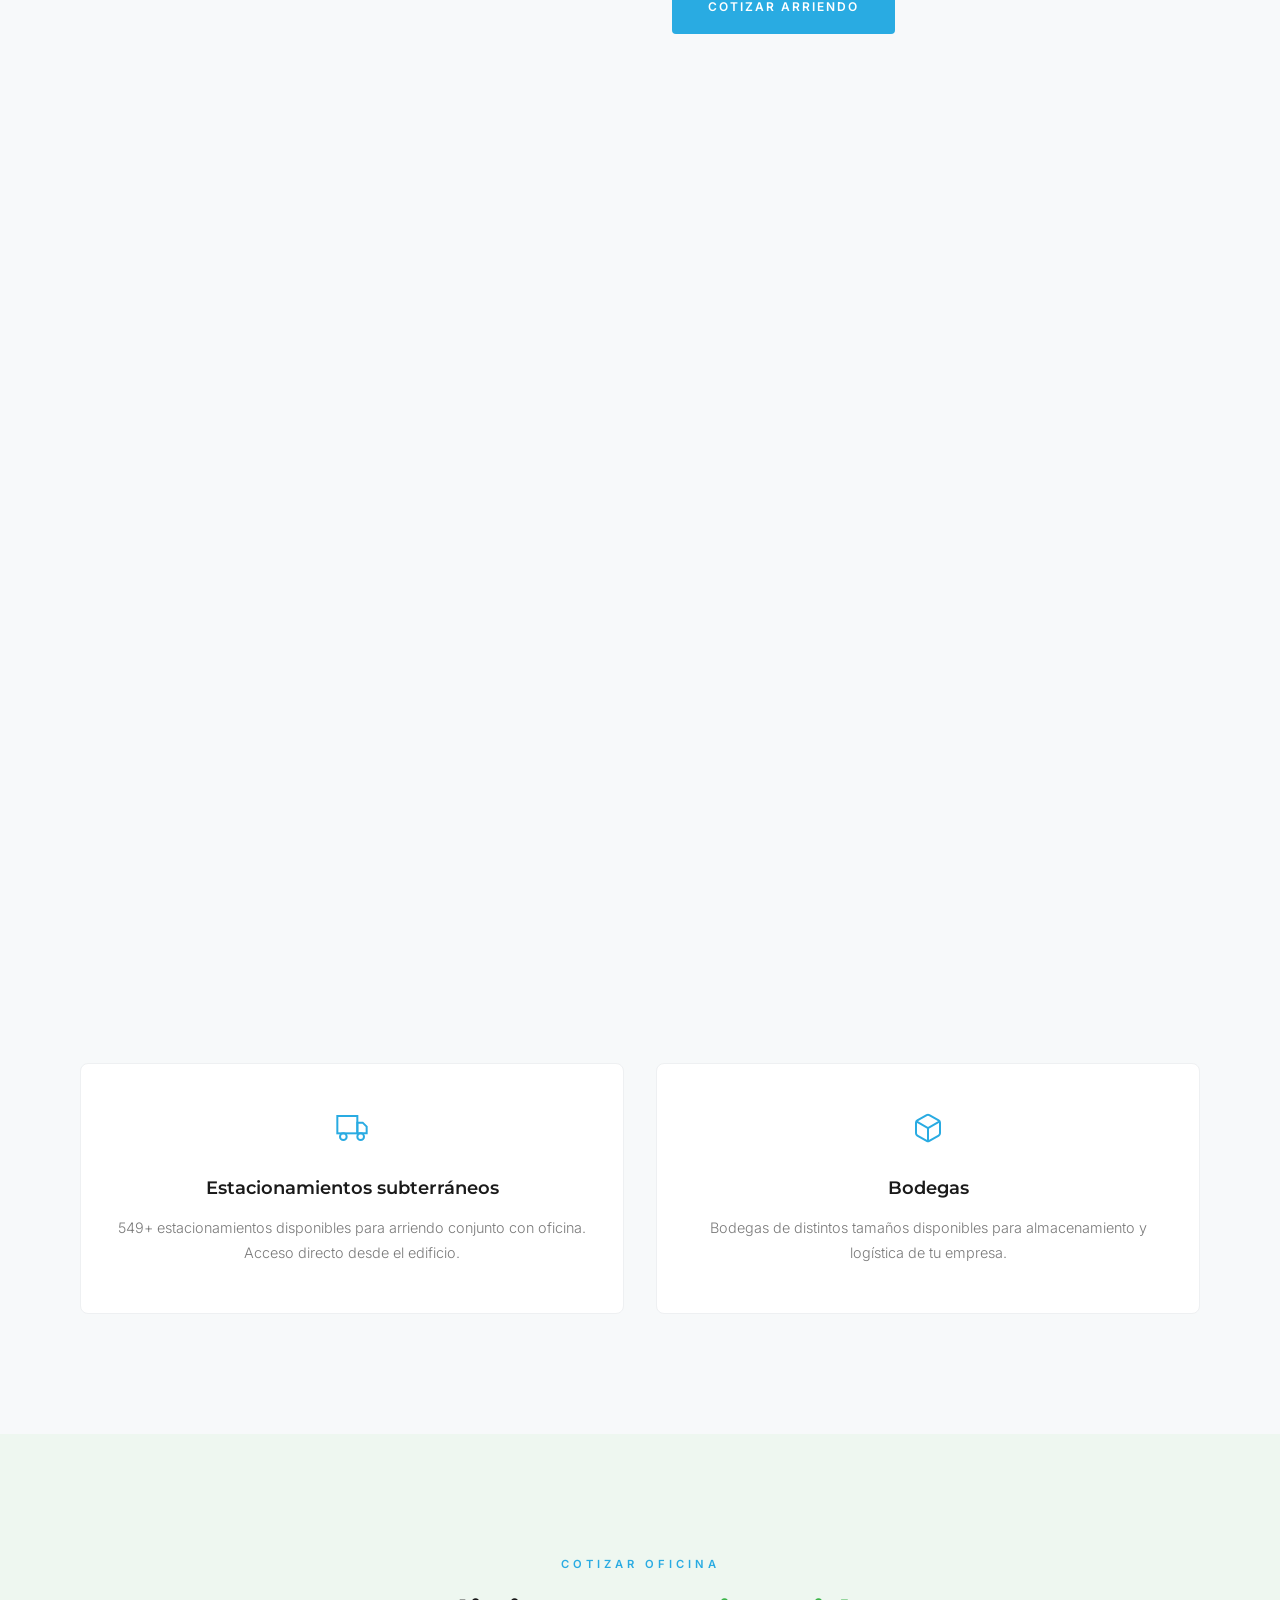
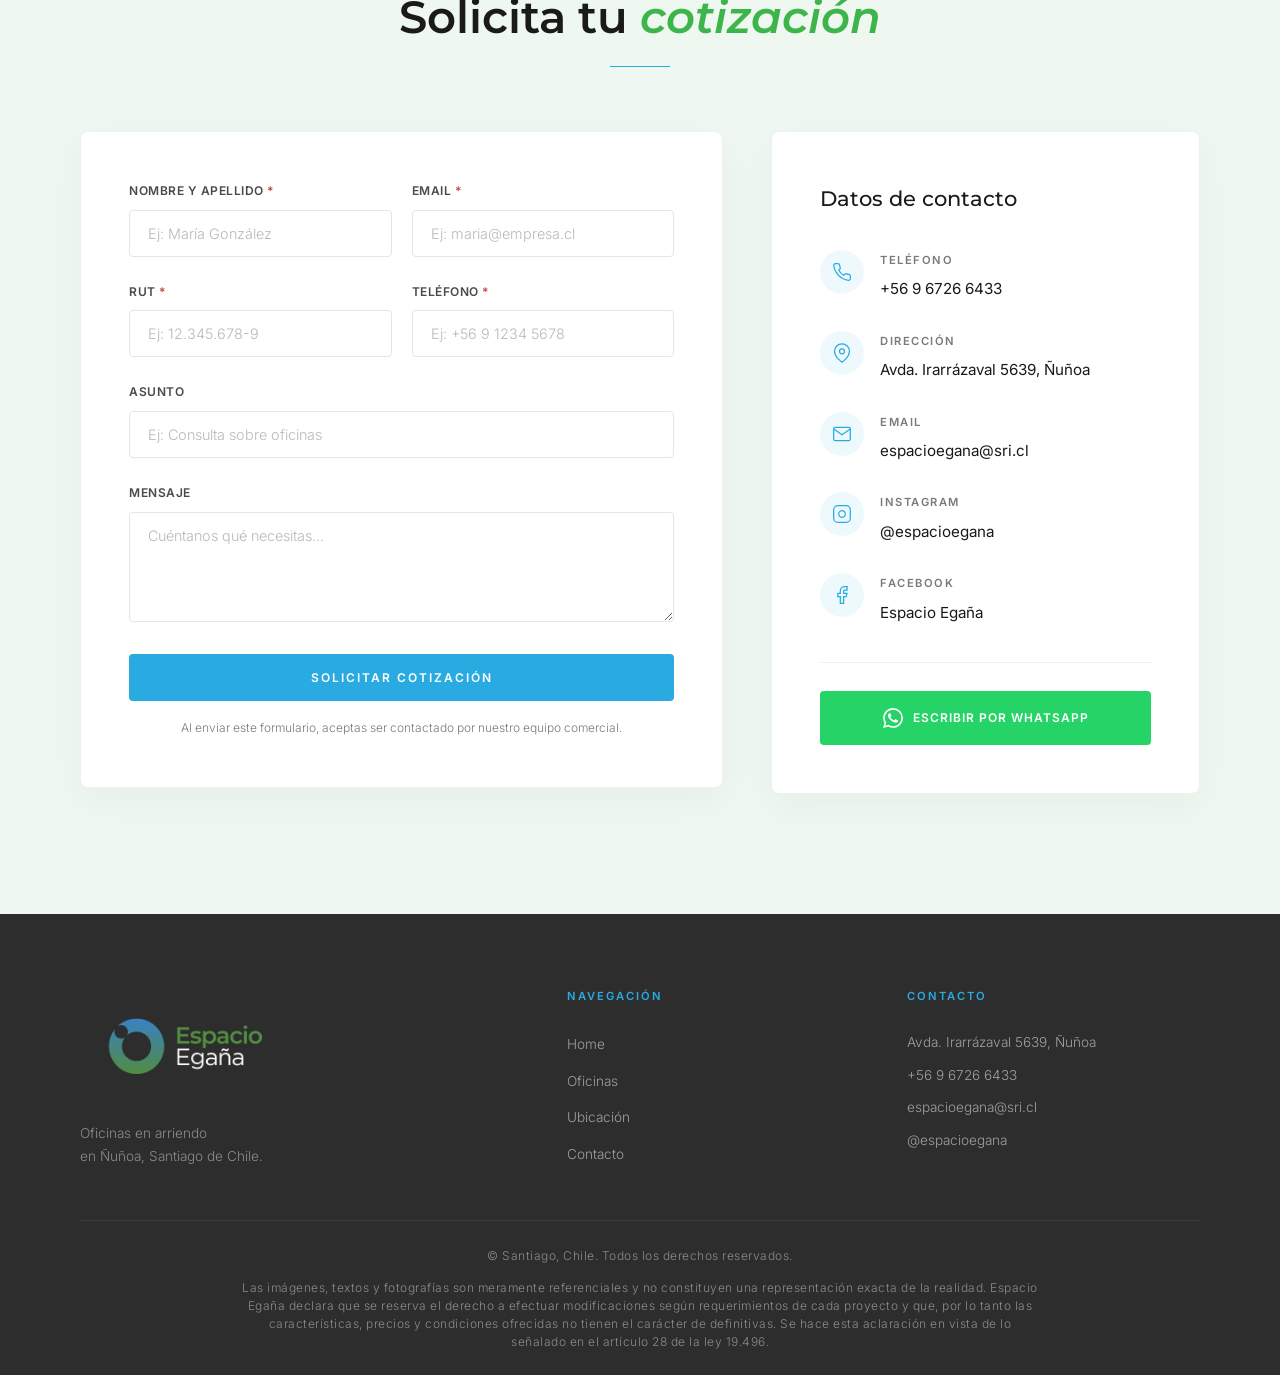
<file: landing/oficinas.html>
<!DOCTYPE html>
<html lang="es">
<head>
  <meta charset="UTF-8">
  <meta name="viewport" content="width=device-width, initial-scale=1.0">
  <title>Oficinas en Arriendo — Espacio Egaña, Ñuñoa</title>
  <meta name="description" content="198 oficinas de 30 a 70 m² en arriendo en Espacio Egaña. Baño privado, kitchenette, vistas panorámicas y conexión directa a Metro Plaza Egaña.">
  <link rel="preconnect" href="https://fonts.googleapis.com">
  <link rel="preconnect" href="https://fonts.gstatic.com" crossorigin>
  <link href="https://fonts.googleapis.com/css2?family=Montserrat:ital,wght@0,300;0,400;0,500;0,600;0,700;0,800;1,400;1,500&family=Inter:wght@300;400;500;600;700&display=swap" rel="stylesheet">
  <link rel="stylesheet" href="styles.css?v=6">
</head>
<body>

  <!-- NAVBAR -->
  <nav class="navbar navbar--scrolled-always" id="navbar">
    <div class="container navbar__inner">
      <a href="index.html" class="navbar__logo">
        <img src="assets/img/logo-transparente.png" alt="Espacio Egaña" class="navbar__logo-img">
      </a>
      <button class="navbar__toggle" id="navToggle" aria-label="Abrir menú">
        <span></span><span></span><span></span>
      </button>
      <ul class="navbar__menu" id="navMenu">
        <li><a href="index.html#proyecto">Proyecto</a></li>
        <li><a href="oficinas.html" class="navbar__menu-active">Oficinas</a></li>
        <li><a href="index.html#ubicacion">Ubicación</a></li>
        <li><a href="#cotizar-oficina" class="navbar__cta">Cotizar</a></li>
      </ul>
    </div>
  </nav>

  <!-- ============================================ -->
  <!-- HERO SECUNDARIO -->
  <!-- ============================================ -->
  <section class="sub-hero">
    <div class="sub-hero__bg" style="background-image: url('assets/img/proyecto-oficina.jpg');"></div>
    <div class="sub-hero__overlay"></div>
    <div class="container sub-hero__content" data-animate="fade-up">
      <span class="hero__badge">Torre A — Pisos 3 al 26</span>
      <h1 class="sub-hero__title">Oficinas en Arriendo</h1>
      <p class="sub-hero__subtitle">4 modalidades de arriendo desde 30 hasta 70 m². Revisa las características y valores mensuales de cada tipología.</p>
    </div>
  </section>

  <!-- ============================================ -->
  <!-- TIPOLOGÍAS DE OFICINAS -->
  <!-- ============================================ -->
  <section class="section tipologias-detail" id="tipologias">
    <div class="container">
      <div class="section__header" data-animate="fade-up">
        <span class="section__label section__label--center">Modalidades de arriendo</span>
        <h2 class="section__title section__title--center">Elige tu oficina y conoce el <em>valor mensual</em></h2>
        <div class="section__divider section__divider--center"></div>
        <p class="ubicacion__intro">Todas las oficinas incluyen 2 privados, recepción, baño, piso vinílico, ventanales de piso a techo y aire acondicionado con control individual.</p>
      </div>

      <!-- Tabs -->
      <div class="tipo-tabs" data-animate="fade-up">
        <button class="tipo-tab active" data-tab="tipo-m">M &nbsp;|&nbsp; 30-40 m²</button>
        <button class="tipo-tab" data-tab="tipo-mk">M+K &nbsp;|&nbsp; 43 m²</button>
        <button class="tipo-tab" data-tab="tipo-l">L &nbsp;|&nbsp; 42-45 m²</button>
        <button class="tipo-tab" data-tab="tipo-xl">XL &nbsp;|&nbsp; 62-70 m²</button>
      </div>

      <!-- Tab Content M -->
      <div class="tipo-content active" id="tipo-m">
        <div class="tipo-grid">
          <div class="tipo-grid__plan" data-animate="fade-right">
            <img src="assets/img/planta-tipo-m.jpg" alt="Tipología Estándar M — 30 a 40 m²" loading="lazy" class="tipo-plan-img">
          </div>
          <div class="tipo-grid__info" data-animate="fade-left">
            <h3 class="tipo-grid__title">Estándar M</h3>
            <p class="tipo-grid__size">30 a 40 m²</p>
            <div class="section__divider"></div>
            <ul class="tipo-features">
              <li><span class="check-icon"></span> 2 privados y recepción</li>
              <li><span class="check-icon"></span> 1 baño, piso porcelanato gris claro</li>
              <li><span class="check-icon"></span> Piso vinílico en toda la oficina color gris claro</li>
              <li><span class="check-icon"></span> Ventanales de piso a techo</li>
              <li><span class="check-icon"></span> Aire acondicionado con termostato digital individual en cada privado</li>
              <li><span class="check-icon"></span> Cielo industrial en privados, cielo falso en baño y recepción</li>
              <li><span class="check-icon"></span> Orientación oriente, nor-oriente, norte, nor-poniente y poniente</li>
            </ul>
            <p class="tipo-grid__price">Arriendo desde <strong>$xx.xxx mensual</strong></p>
            <p class="tipo-grid__ideal">Ideal para profesionales independientes y equipos pequeños.</p>
            <div class="tipo-grid__actions">
              <a href="#cotizar-oficina" class="btn btn--primary">Cotizar arriendo</a>
            </div>
          </div>
        </div>
      </div>

      <!-- Tab Content L -->
      <div class="tipo-content" id="tipo-l">
        <div class="tipo-grid">
          <div class="tipo-grid__plan" data-animate="fade-right">
            <img src="assets/img/planta-tipo-L.jpg" alt="Tipología Intermedia L — 42 a 45 m²" loading="lazy" class="tipo-plan-img">
          </div>
          <div class="tipo-grid__info" data-animate="fade-left">
            <h3 class="tipo-grid__title">Intermedia L</h3>
            <p class="tipo-grid__size">42 a 45 m²</p>
            <div class="section__divider"></div>
            <ul class="tipo-features">
              <li><span class="check-icon"></span> 2 privados y recepción (mayor amplitud que tipología M)</li>
              <li><span class="check-icon"></span> 1 baño, piso porcelanato gris claro</li>
              <li><span class="check-icon"></span> Piso vinílico en toda la oficina color gris claro</li>
              <li><span class="check-icon"></span> Ventanales de piso a techo</li>
              <li><span class="check-icon"></span> Aire acondicionado con termostato digital individual en cada privado</li>
              <li><span class="check-icon"></span> Cielo industrial en privados, cielo falso en baño y recepción</li>
              <li><span class="check-icon"></span> Orientación oriente, nor-oriente, norte, nor-poniente y poniente</li>
            </ul>
            <p class="tipo-grid__price">Arriendo desde <strong>$xx.xxx mensual</strong></p>
            <p class="tipo-grid__ideal">Para equipos en crecimiento que necesitan mayor espacio operativo.</p>
            <div class="tipo-grid__actions">
              <a href="#cotizar-oficina" class="btn btn--primary">Cotizar arriendo</a>
            </div>
          </div>
        </div>
      </div>

      <!-- Tab Content XL -->
      <div class="tipo-content" id="tipo-xl">
        <div class="tipo-grid">
          <div class="tipo-grid__plan" data-animate="fade-right">
            <img src="assets/img/planta-tipo-XL.jpg" alt="Tipología Corporativa XL — 62 a 70 m²" loading="lazy" class="tipo-plan-img">
          </div>
          <div class="tipo-grid__info" data-animate="fade-left">
            <h3 class="tipo-grid__title">Corporativa compacta XL</h3>
            <p class="tipo-grid__size">62 a 70 m²</p>
            <div class="section__divider"></div>
            <ul class="tipo-features">
              <li><span class="check-icon"></span> Planta libre con máxima flexibilidad en distribución de espacios</li>
              <li><span class="check-icon"></span> Ubicada en pisos 3 y 4</li>
              <li><span class="check-icon"></span> 2 baños, piso porcelanato gris claro</li>
              <li><span class="check-icon"></span> Kitchenette</li>
              <li><span class="check-icon"></span> Piso vinílico en toda la oficina color gris claro</li>
              <li><span class="check-icon"></span> Ventanales de piso a techo</li>
              <li><span class="check-icon"></span> Climatización a nivel de suelo (layout personalizable)</li>
              <li><span class="check-icon"></span> Orientación nor-oriente, norte y nor-poniente</li>
            </ul>
            <p class="tipo-grid__price">Arriendo desde <strong>$xx.xxx mensual</strong></p>
            <p class="tipo-grid__ideal">Para empresas consolidadas que requieren flexibilidad total en su distribución.</p>
            <div class="tipo-grid__actions">
              <a href="#cotizar-oficina" class="btn btn--primary">Cotizar arriendo</a>
            </div>
          </div>
        </div>
      </div>

      <!-- Tab Content M+K -->
      <div class="tipo-content" id="tipo-mk">
        <div class="tipo-grid">
          <div class="tipo-grid__plan" data-animate="fade-right">
            <img src="assets/img/planta-tipo-m.jpg" alt="Tipología Estándar M con Kitchenette — 43 m²" loading="lazy" class="tipo-plan-img">
          </div>
          <div class="tipo-grid__info" data-animate="fade-left">
            <h3 class="tipo-grid__title">Estándar M con Kitchenette</h3>
            <p class="tipo-grid__size">43 m²</p>
            <div class="section__divider"></div>
            <ul class="tipo-features">
              <li><span class="check-icon"></span> 2 privados y recepción</li>
              <li><span class="check-icon"></span> 1 baño, piso porcelanato gris claro</li>
              <li><span class="check-icon"></span> Kitchenette</li>
              <li><span class="check-icon"></span> Piso vinílico en toda la oficina color gris claro</li>
              <li><span class="check-icon"></span> Ventanales de piso a techo</li>
              <li><span class="check-icon"></span> Aire acondicionado con termostato digital individual en cada privado</li>
              <li><span class="check-icon"></span> Cielo industrial en privados, cielo falso en baño y recepción</li>
              <li><span class="check-icon"></span> Orientación sur-oriente y sur-poniente</li>
            </ul>
            <p class="tipo-grid__price">Arriendo desde <strong>$xx.xxx mensual</strong></p>
            <p class="tipo-grid__ideal">Versión ampliada de la tipología M que incorpora kitchenette integrada.</p>
            <div class="tipo-grid__actions">
              <a href="#cotizar-oficina" class="btn btn--primary">Cotizar arriendo</a>
            </div>
          </div>
        </div>
      </div>
    </div>
  </section>

  <!-- ============================================ -->
  <!-- PLANTAS TIPO POR PISO -->
  <!-- ============================================ -->
  <section class="section plantas" id="plantas">
    <div class="container">
      <div class="section__header" data-animate="fade-up">
        <span class="section__label section__label--center">Plantas tipo por piso</span>
        <h2 class="section__title section__title--center">4 configuraciones según <em>la altura</em></h2>
        <div class="section__divider section__divider--center"></div>
      </div>
      <div class="plantas__grid" data-animate="fade-up" data-delay="100">
        <div class="planta-card">
          <span class="planta-card__piso">Piso 3-4</span>
          <h4>Planta Tipo A</h4>
          <p>Layout específico para pisos bajos con acceso directo.</p>
        </div>
        <div class="planta-card">
          <span class="planta-card__piso">Piso 5-12</span>
          <h4>Planta Tipo B</h4>
          <p>Planta estándar con kitchenette y baño privado.</p>
        </div>
        <div class="planta-card">
          <span class="planta-card__piso">Piso 13-17</span>
          <h4>Planta Tipo C</h4>
          <p>Configuración intermedia con vistas crecientes.</p>
        </div>
        <div class="planta-card">
          <span class="planta-card__piso">Piso 18-26</span>
          <h4>Planta Tipo D</h4>
          <p>Planta premium con las mejores vistas de Santiago.</p>
        </div>
      </div>
    </div>
  </section>

  <!-- ============================================ -->
  <!-- ESTACIONAMIENTOS Y BODEGAS -->
  <!-- ============================================ -->
  <section class="section complementos-of">
    <div class="container">
      <div class="section__header" data-animate="fade-up">
        <span class="section__label section__label--center">Complementos</span>
        <h2 class="section__title section__title--center">Estacionamientos y bodegas</h2>
        <div class="section__divider section__divider--center"></div>
      </div>
      <div class="complementos__grid" data-animate="fade-up">
        <div class="complemento-card">
          <div class="complemento-card__icon">
            <svg width="32" height="32" viewBox="0 0 24 24" fill="none" stroke="currentColor" stroke-width="1.5"><rect x="1" y="3" width="15" height="13"/><polygon points="16 8 20 8 23 11 23 16 16 16 16 8"/><circle cx="5.5" cy="18.5" r="2.5"/><circle cx="18.5" cy="18.5" r="2.5"/></svg>
          </div>
          <h4>Estacionamientos subterráneos</h4>
          <p>549+ estacionamientos disponibles para arriendo conjunto con oficina. Acceso directo desde el edificio.</p>
        </div>
        <div class="complemento-card">
          <div class="complemento-card__icon">
            <svg width="32" height="32" viewBox="0 0 24 24" fill="none" stroke="currentColor" stroke-width="1.5"><path d="M21 16V8a2 2 0 0 0-1-1.73l-7-4a2 2 0 0 0-2 0l-7 4A2 2 0 0 0 3 8v8a2 2 0 0 0 1 1.73l7 4a2 2 0 0 0 2 0l7-4A2 2 0 0 0 21 16z"/><polyline points="3.27 6.96 12 12.01 20.73 6.96"/><line x1="12" y1="22.08" x2="12" y2="12"/></svg>
          </div>
          <h4>Bodegas</h4>
          <p>Bodegas de distintos tamaños disponibles para almacenamiento y logística de tu empresa.</p>
        </div>
      </div>
    </div>
  </section>

  <!-- ============================================ -->
  <!-- COTIZADOR OFICINAS -->
  <!-- ============================================ -->
  <section class="section contacto" id="cotizar-oficina">
    <div class="container">
      <div class="section__header" data-animate="fade-up">
        <span class="section__label section__label--center">Cotizar oficina</span>
        <h2 class="section__title section__title--center">Solicita tu <em>cotización</em></h2>
        <div class="section__divider section__divider--center"></div>
      </div>

      <div class="contacto__grid">
        <div class="contacto__form-wrapper" data-animate="fade-right">
          <form id="contactForm" action="https://formspree.io/f/TU_ENDPOINT_AQUI" method="POST" class="contacto__form" novalidate>
            <div class="form-row">
              <div class="form-group">
                <label for="nombre">Nombre y apellido <span class="required">*</span></label>
                <input type="text" id="nombre" name="nombre" placeholder="Ej: María González" required>
                <span class="form-error">Por favor ingresa tu nombre</span>
              </div>
              <div class="form-group">
                <label for="email">Email <span class="required">*</span></label>
                <input type="email" id="email" name="email" placeholder="Ej: maria@empresa.cl" required>
                <span class="form-error">Por favor ingresa un email válido</span>
              </div>
            </div>
            <div class="form-row">
              <div class="form-group">
                <label for="rut">RUT <span class="required">*</span></label>
                <input type="text" id="rut" name="rut" placeholder="Ej: 12.345.678-9" required>
                <span class="form-error">Por favor ingresa un RUT válido</span>
              </div>
              <div class="form-group">
                <label for="telefono">Teléfono <span class="required">*</span></label>
                <input type="tel" id="telefono" name="telefono" placeholder="Ej: +56 9 1234 5678" required>
                <span class="form-error">Por favor ingresa tu teléfono</span>
              </div>
            </div>
            <div class="form-group">
              <label for="asunto">Asunto</label>
              <input type="text" id="asunto" name="asunto" placeholder="Ej: Consulta sobre oficinas">
            </div>
            <div class="form-group">
              <label for="mensaje">Mensaje</label>
              <textarea id="mensaje" name="mensaje" rows="4" placeholder="Cuéntanos qué necesitas..."></textarea>
            </div>
            <input type="hidden" name="origen" value="Pagina Oficinas">
            <button type="submit" class="btn btn--primary btn--full" id="submitBtn">Solicitar cotización</button>
            <p class="form-disclaimer">Al enviar este formulario, aceptas ser contactado por nuestro equipo comercial.</p>
          </form>
          <div class="contacto__success" id="formSuccess">
            <svg width="56" height="56" viewBox="0 0 24 24" fill="none" stroke="currentColor" stroke-width="1.5"><path d="M22 11.08V12a10 10 0 1 1-5.93-9.14"/><polyline points="22 4 12 14.01 9 11.01"/></svg>
            <h3>Cotización solicitada</h3>
            <p>Gracias por tu interés. Un ejecutivo te contactará pronto con la información.</p>
          </div>
        </div>

        <div class="contacto__info" data-animate="fade-left">
          <h3>Datos de contacto</h3>
          <div class="contacto__info-item">
            <div class="contacto__info-icon">
              <svg width="20" height="20" viewBox="0 0 24 24" fill="none" stroke="currentColor" stroke-width="1.5"><path d="M22 16.92v3a2 2 0 0 1-2.18 2 19.79 19.79 0 0 1-8.63-3.07 19.5 19.5 0 0 1-6-6 19.79 19.79 0 0 1-3.07-8.67A2 2 0 0 1 4.11 2h3a2 2 0 0 1 2 1.72c.127.96.361 1.903.7 2.81a2 2 0 0 1-.45 2.11L8.09 9.91a16 16 0 0 0 6 6l1.27-1.27a2 2 0 0 1 2.11-.45c.907.339 1.85.573 2.81.7A2 2 0 0 1 22 16.92z"/></svg>
            </div>
            <div><strong>Teléfono</strong><a href="tel:+56967266433">+56 9 6726 6433</a></div>
          </div>
          <div class="contacto__info-item">
            <div class="contacto__info-icon">
              <svg width="20" height="20" viewBox="0 0 24 24" fill="none" stroke="currentColor" stroke-width="1.5"><path d="M21 10c0 7-9 13-9 13s-9-6-9-13a9 9 0 0 1 18 0z"/><circle cx="12" cy="10" r="3"/></svg>
            </div>
            <div><strong>Dirección</strong><span>Avda. Irarrázaval 5639, Ñuñoa</span></div>
          </div>
          <div class="contacto__info-item">
            <div class="contacto__info-icon">
              <svg width="20" height="20" viewBox="0 0 24 24" fill="none" stroke="currentColor" stroke-width="1.5"><path d="M4 4h16c1.1 0 2 .9 2 2v12c0 1.1-.9 2-2 2H4c-1.1 0-2-.9-2-2V6c0-1.1.9-2 2-2z"/><polyline points="22,6 12,13 2,6"/></svg>
            </div>
            <div><strong>Email</strong><a href="mailto:espacioegana@sri.cl">espacioegana@sri.cl</a></div>
          </div>
          <div class="contacto__info-item">
            <div class="contacto__info-icon">
              <svg width="20" height="20" viewBox="0 0 24 24" fill="none" stroke="currentColor" stroke-width="1.5"><rect x="2" y="2" width="20" height="20" rx="5" ry="5"/><path d="M16 11.37A4 4 0 1 1 12.63 8 4 4 0 0 1 16 11.37z"/><line x1="17.5" y1="6.5" x2="17.51" y2="6.5"/></svg>
            </div>
            <div><strong>Instagram</strong><a href="https://www.instagram.com/espacioegana" target="_blank" rel="noopener">@espacioegana</a></div>
          </div>
          <div class="contacto__info-item">
            <div class="contacto__info-icon">
              <svg width="20" height="20" viewBox="0 0 24 24" fill="none" stroke="currentColor" stroke-width="1.5"><path d="M18 2h-3a5 5 0 0 0-5 5v3H7v4h3v8h4v-8h3l1-4h-4V7a1 1 0 0 1 1-1h3z"/></svg>
            </div>
            <div><strong>Facebook</strong><a href="https://www.facebook.com/share/1c5UF3hTMe/" target="_blank" rel="noopener">Espacio Egaña</a></div>
          </div>
          <div class="contacto__info-whatsapp">
            <a href="https://wa.me/56967266433?text=Hola%2C%20me%20interesa%20cotizar%20una%20oficina%20en%20Espacio%20Egaña" target="_blank" rel="noopener" class="btn btn--whatsapp">
              <svg width="20" height="20" viewBox="0 0 24 24" fill="currentColor"><path d="M17.472 14.382c-.297-.149-1.758-.867-2.03-.967-.273-.099-.471-.148-.67.15-.197.297-.767.966-.94 1.164-.173.199-.347.223-.644.075-.297-.15-1.255-.463-2.39-1.475-.883-.788-1.48-1.761-1.653-2.059-.173-.297-.018-.458.13-.606.134-.133.298-.347.446-.52.149-.174.198-.298.298-.497.099-.198.05-.371-.025-.52-.075-.149-.669-1.612-.916-2.207-.242-.579-.487-.5-.669-.51-.173-.008-.371-.01-.57-.01-.198 0-.52.074-.792.372-.272.297-1.04 1.016-1.04 2.479 0 1.462 1.065 2.875 1.213 3.074.149.198 2.096 3.2 5.077 4.487.709.306 1.262.489 1.694.625.712.227 1.36.195 1.871.118.571-.085 1.758-.719 2.006-1.413.248-.694.248-1.289.173-1.413-.074-.124-.272-.198-.57-.347m-5.421 7.403h-.004a9.87 9.87 0 01-5.031-1.378l-.361-.214-3.741.982.998-3.648-.235-.374a9.86 9.86 0 01-1.51-5.26c.001-5.45 4.436-9.884 9.888-9.884 2.64 0 5.122 1.03 6.988 2.898a9.825 9.825 0 012.893 6.994c-.003 5.45-4.437 9.884-9.885 9.884m8.413-18.297A11.815 11.815 0 0012.05 0C5.495 0 .16 5.335.157 11.892c0 2.096.547 4.142 1.588 5.945L.057 24l6.305-1.654a11.882 11.882 0 005.683 1.448h.005c6.554 0 11.89-5.335 11.893-11.893a11.821 11.821 0 00-3.48-8.413z"/></svg>
              Escribir por WhatsApp
            </a>
          </div>
        </div>
      </div>
    </div>
  </section>

  <!-- FOOTER -->
  <footer class="footer">
    <div class="container">
      <div class="footer__inner">
        <div class="footer__brand">
          <img src="assets/img/logo-transparente.png" alt="Espacio Egaña" class="footer__logo-img">
          <p>Oficinas en arriendo<br>en Ñuñoa, Santiago de Chile.</p>
        </div>
        <div class="footer__nav">
          <h4>Navegación</h4>
          <a href="index.html">Home</a>
          <a href="oficinas.html">Oficinas</a>
          <a href="index.html#ubicacion">Ubicación</a>
          <a href="index.html#contacto">Contacto</a>
        </div>
        <div class="footer__contact">
          <h4>Contacto</h4>
          <span>Avda. Irarrázaval 5639, Ñuñoa</span>
          <a href="tel:+56967266433">+56 9 6726 6433</a>
          <a href="mailto:espacioegana@sri.cl">espacioegana@sri.cl</a>
          <a href="https://www.instagram.com/espacioegana" target="_blank" rel="noopener">@espacioegana</a>
        </div>
      </div>
      <div class="footer__bottom">
        <p>&copy; Santiago, Chile. Todos los derechos reservados.</p>
        <p class="footer__disclaimer">Las imágenes, textos y fotografías son meramente referenciales y no constituyen una representación exacta de la realidad. Espacio Egaña declara que se reserva el derecho a efectuar modificaciones según requerimientos de cada proyecto y que, por lo tanto las características, precios y condiciones ofrecidas no tienen el carácter de definitivas. Se hace esta aclaración en vista de lo señalado en el artículo 28 de la ley 19.496.</p>
      </div>
    </div>
  </footer>

  <a href="https://wa.me/56967266433?text=Hola%2C%20me%20interesa%20cotizar%20una%20oficina%20en%20Espacio%20Egaña" target="_blank" rel="noopener" class="whatsapp-float" aria-label="Contactar por WhatsApp">
    <svg width="28" height="28" viewBox="0 0 24 24" fill="#fff"><path d="M17.472 14.382c-.297-.149-1.758-.867-2.03-.967-.273-.099-.471-.148-.67.15-.197.297-.767.966-.94 1.164-.173.199-.347.223-.644.075-.297-.15-1.255-.463-2.39-1.475-.883-.788-1.48-1.761-1.653-2.059-.173-.297-.018-.458.13-.606.134-.133.298-.347.446-.52.149-.174.198-.298.298-.497.099-.198.05-.371-.025-.52-.075-.149-.669-1.612-.916-2.207-.242-.579-.487-.5-.669-.51-.173-.008-.371-.01-.57-.01-.198 0-.52.074-.792.372-.272.297-1.04 1.016-1.04 2.479 0 1.462 1.065 2.875 1.213 3.074.149.198 2.096 3.2 5.077 4.487.709.306 1.262.489 1.694.625.712.227 1.36.195 1.871.118.571-.085 1.758-.719 2.006-1.413.248-.694.248-1.289.173-1.413-.074-.124-.272-.198-.57-.347m-5.421 7.403h-.004a9.87 9.87 0 01-5.031-1.378l-.361-.214-3.741.982.998-3.648-.235-.374a9.86 9.86 0 01-1.51-5.26c.001-5.45 4.436-9.884 9.888-9.884 2.64 0 5.122 1.03 6.988 2.898a9.825 9.825 0 012.893 6.994c-.003 5.45-4.437 9.884-9.885 9.884m8.413-18.297A11.815 11.815 0 0012.05 0C5.495 0 .16 5.335.157 11.892c0 2.096.547 4.142 1.588 5.945L.057 24l6.305-1.654a11.882 11.882 0 005.683 1.448h.005c6.554 0 11.89-5.335 11.893-11.893a11.821 11.821 0 00-3.48-8.413z"/></svg>
  </a>

  <script src="script.js?v=4"></script>
</body>
</html>
</file>
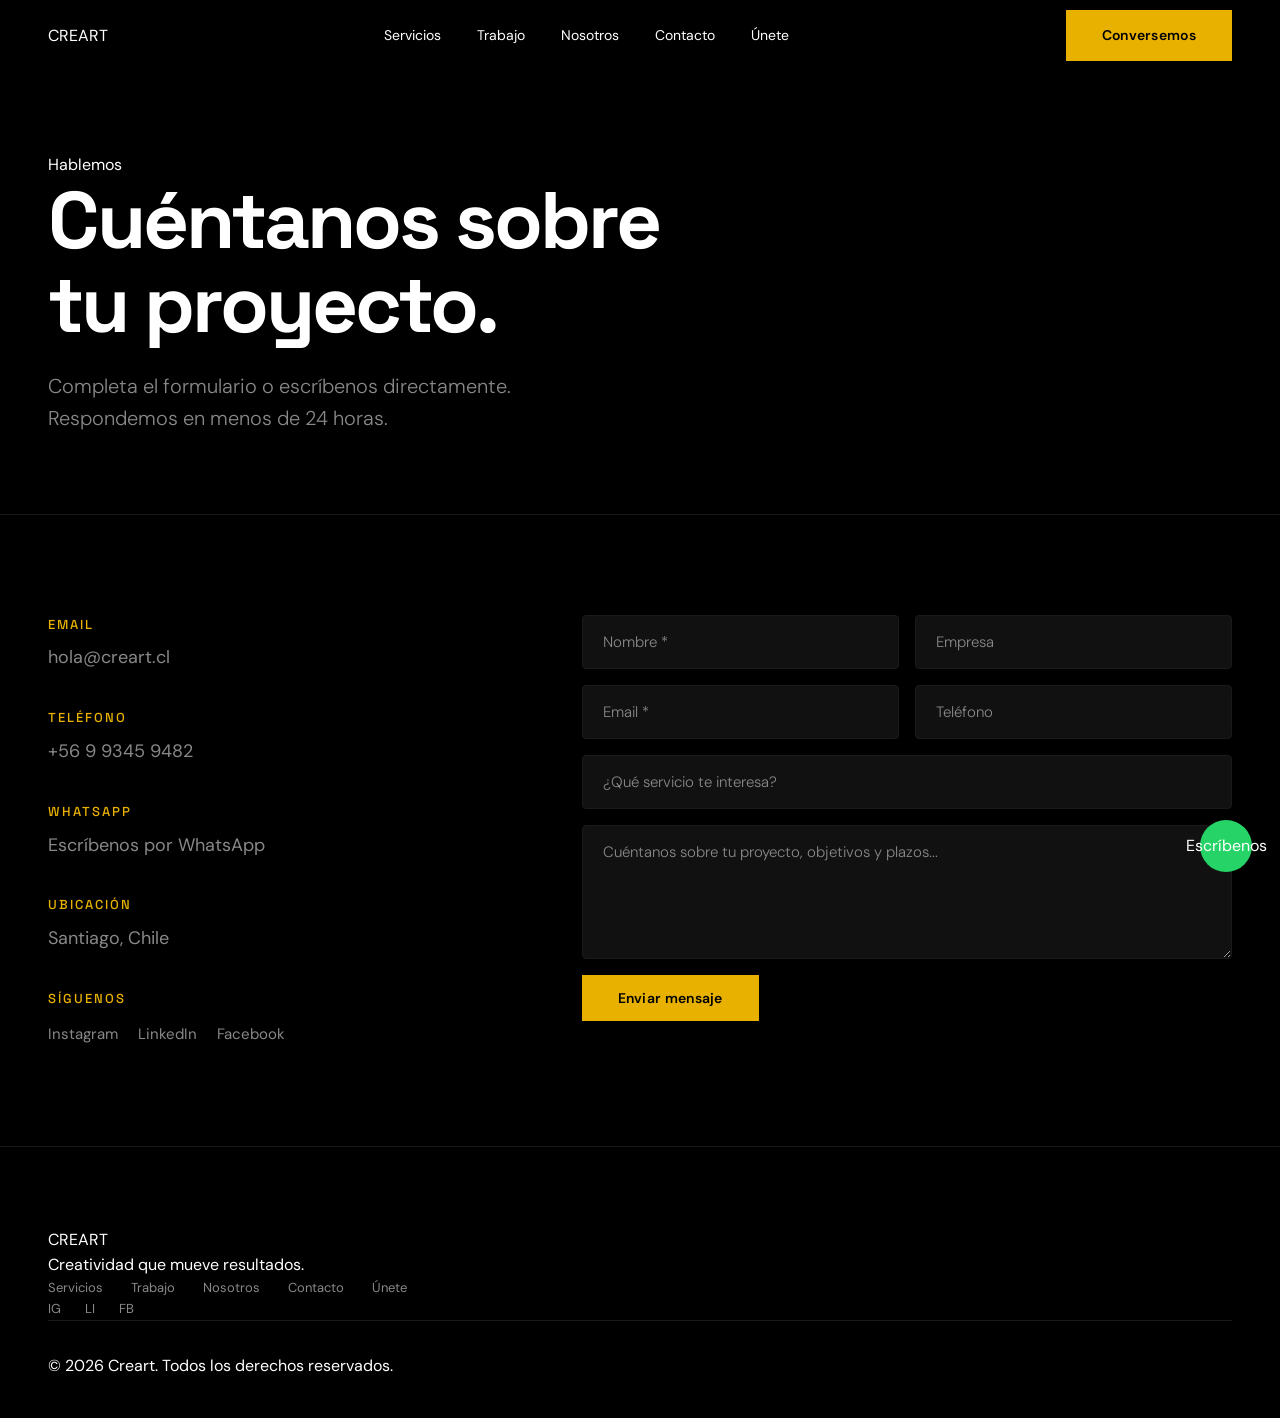
<file: landing/assets/img/CreArt/contacto.html>
<!DOCTYPE html>
<html lang="es">
<head>
  <meta charset="UTF-8">
  <meta name="viewport" content="width=device-width, initial-scale=1.0">
  <title>Contacto — Creart</title>
  <meta name="description" content="Conversemos sobre tu proyecto. Contacta a Creart, agencia de publicidad y marketing digital.">
  <link rel="preconnect" href="https://fonts.googleapis.com">
  <link rel="preconnect" href="https://fonts.gstatic.com" crossorigin>
  <link href="https://fonts.googleapis.com/css2?family=Space+Grotesk:wght@500;700&family=DM+Sans:wght@300;400;500&display=swap" rel="stylesheet">
  <link rel="stylesheet" href="css/style.css">
  <link rel="stylesheet" href="css/components.css">
  <link rel="stylesheet" href="css/animations.css">
  <link rel="stylesheet" href="css/pages.css">
</head>
<body>

  <header class="nav" id="nav">
    <div class="nav__inner">
      <a href="/" class="nav__logo"><span class="logo-text">CREART</span></a>
      <nav class="nav__menu" id="navMenu">
        <a href="servicios.html" class="nav__link">Servicios</a>
        <a href="trabajo.html" class="nav__link">Trabajo</a>
        <a href="nosotros.html" class="nav__link">Nosotros</a>
        <a href="contacto.html" class="nav__link nav__link--active">Contacto</a>
        <a href="unete.html" class="nav__link">Únete</a>
      </nav>
      <a href="contacto.html" class="btn btn--primary nav__cta">Conversemos</a>
      <button class="nav__hamburger" id="navToggle" aria-label="Abrir menú">
        <span></span><span></span><span></span>
      </button>
    </div>
  </header>

  <div class="mobile-menu" id="mobileMenu">
    <nav class="mobile-menu__nav">
      <a href="servicios.html" class="mobile-menu__link">Servicios</a>
      <a href="trabajo.html" class="mobile-menu__link">Trabajo</a>
      <a href="nosotros.html" class="mobile-menu__link">Nosotros</a>
      <a href="contacto.html" class="mobile-menu__link">Contacto</a>
      <a href="unete.html" class="mobile-menu__link">Únete</a>
      <a href="contacto.html" class="btn btn--primary mobile-menu__cta">Conversemos</a>
    </nav>
  </div>

  <main>

    <section class="page-hero">
      <div class="container">
        <span class="section-label reveal">Hablemos</span>
        <h1 class="page-hero__title reveal">Cuéntanos sobre<br><span class="text-accent">tu proyecto.</span></h1>
        <p class="page-hero__sub reveal">Completa el formulario o escríbenos directamente. Respondemos en menos de 24 horas.</p>
      </div>
    </section>

    <section class="contact-page">
      <div class="container">
        <div class="contact-page__grid">

          <div class="contact-page__info reveal">
            <div class="contact-page__block">
              <h3>Email</h3>
              <a href="mailto:hola@creart.cl">hola@creart.cl</a>
            </div>
            <div class="contact-page__block">
              <h3>Teléfono</h3>
              <a href="tel:+56993459482">+56 9 9345 9482</a>
            </div>
            <div class="contact-page__block">
              <h3>WhatsApp</h3>
              <a href="https://wa.me/56993459482" target="_blank" rel="noopener">Escríbenos por WhatsApp</a>
            </div>
            <div class="contact-page__block">
              <h3>Ubicación</h3>
              <p>Santiago, Chile</p>
            </div>
            <div class="contact-page__social">
              <h3>Síguenos</h3>
              <div class="contact-page__social-links">
                <a href="#" target="_blank">Instagram</a>
                <a href="#" target="_blank">LinkedIn</a>
                <a href="#" target="_blank">Facebook</a>
              </div>
            </div>
          </div>

          <form class="contact-page__form reveal" id="contactForm">
            <div class="form-row">
              <input type="text" name="nombre" placeholder="Nombre *" required>
              <input type="text" name="empresa" placeholder="Empresa">
            </div>
            <div class="form-row">
              <input type="email" name="email" placeholder="Email *" required>
              <input type="tel" name="telefono" placeholder="Teléfono">
            </div>
            <select name="servicio">
              <option value="" disabled selected>¿Qué servicio te interesa?</option>
              <option value="marketing">Marketing Digital</option>
              <option value="branding">Branding & Diseño</option>
              <option value="web">Desarrollo Web</option>
              <option value="consultoria">Consultoría Estratégica</option>
              <option value="integral">Proyecto Integral</option>
            </select>
            <textarea name="mensaje" placeholder="Cuéntanos sobre tu proyecto, objetivos y plazos..." rows="5" required></textarea>
            <button type="submit" class="btn btn--primary btn--large">Enviar mensaje</button>
          </form>

        </div>
      </div>
    </section>

  </main>

  <footer class="footer">
    <div class="container">
      <div class="footer__grid">
        <div class="footer__brand">
          <span class="logo-text">CREART</span>
          <p class="footer__tagline">Creatividad que mueve resultados.</p>
        </div>
        <div class="footer__links">
          <a href="servicios.html">Servicios</a>
          <a href="trabajo.html">Trabajo</a>
          <a href="nosotros.html">Nosotros</a>
          <a href="contacto.html">Contacto</a>
          <a href="unete.html">Únete</a>
        </div>
        <div class="footer__social">
          <a href="#" aria-label="Instagram">IG</a>
          <a href="#" aria-label="LinkedIn">LI</a>
          <a href="#" aria-label="Facebook">FB</a>
        </div>
      </div>
      <div class="footer__bottom">
        <p>&copy; 2026 Creart. Todos los derechos reservados.</p>
      </div>
    </div>
  </footer>

  <a href="https://wa.me/56993459482" class="whatsapp" target="_blank" rel="noopener" aria-label="WhatsApp">
    <svg class="whatsapp__icon" viewBox="0 0 24 24" fill="currentColor"><path d="M17.472 14.382c-.297-.149-1.758-.867-2.03-.967-.273-.099-.471-.148-.67.15-.197.297-.767.966-.94 1.164-.173.199-.347.223-.644.075-.297-.15-1.255-.463-2.39-1.475-.883-.788-1.48-1.761-1.653-2.059-.173-.297-.018-.458.13-.606.134-.133.298-.347.446-.52.149-.174.198-.298.298-.497.099-.198.05-.371-.025-.52-.075-.149-.669-1.612-.916-2.207-.242-.579-.487-.5-.669-.51-.173-.008-.371-.01-.57-.01-.198 0-.52.074-.792.372-.272.297-1.04 1.016-1.04 2.479 0 1.462 1.065 2.875 1.213 3.074.149.198 2.096 3.2 5.077 4.487.709.306 1.262.489 1.694.625.712.227 1.36.195 1.871.118.571-.085 1.758-.719 2.006-1.413.248-.694.248-1.289.173-1.413-.074-.124-.272-.198-.57-.347m-5.421 7.403h-.004a9.87 9.87 0 01-5.031-1.378l-.361-.214-3.741.982.998-3.648-.235-.374a9.86 9.86 0 01-1.51-5.26c.001-5.45 4.436-9.884 9.888-9.884 2.64 0 5.122 1.03 6.988 2.898a9.825 9.825 0 012.893 6.994c-.003 5.45-4.437 9.884-9.885 9.884m8.413-18.297A11.815 11.815 0 0012.05 0C5.495 0 .16 5.335.157 11.892c0 2.096.547 4.142 1.588 5.945L.057 24l6.305-1.654a11.882 11.882 0 005.683 1.448h.005c6.554 0 11.89-5.335 11.893-11.893a11.821 11.821 0 00-3.48-8.413z"/></svg>
    <span class="whatsapp__text">Escríbenos</span>
  </a>

  <script src="js/main.js"></script>
</body>
</html>
</file>
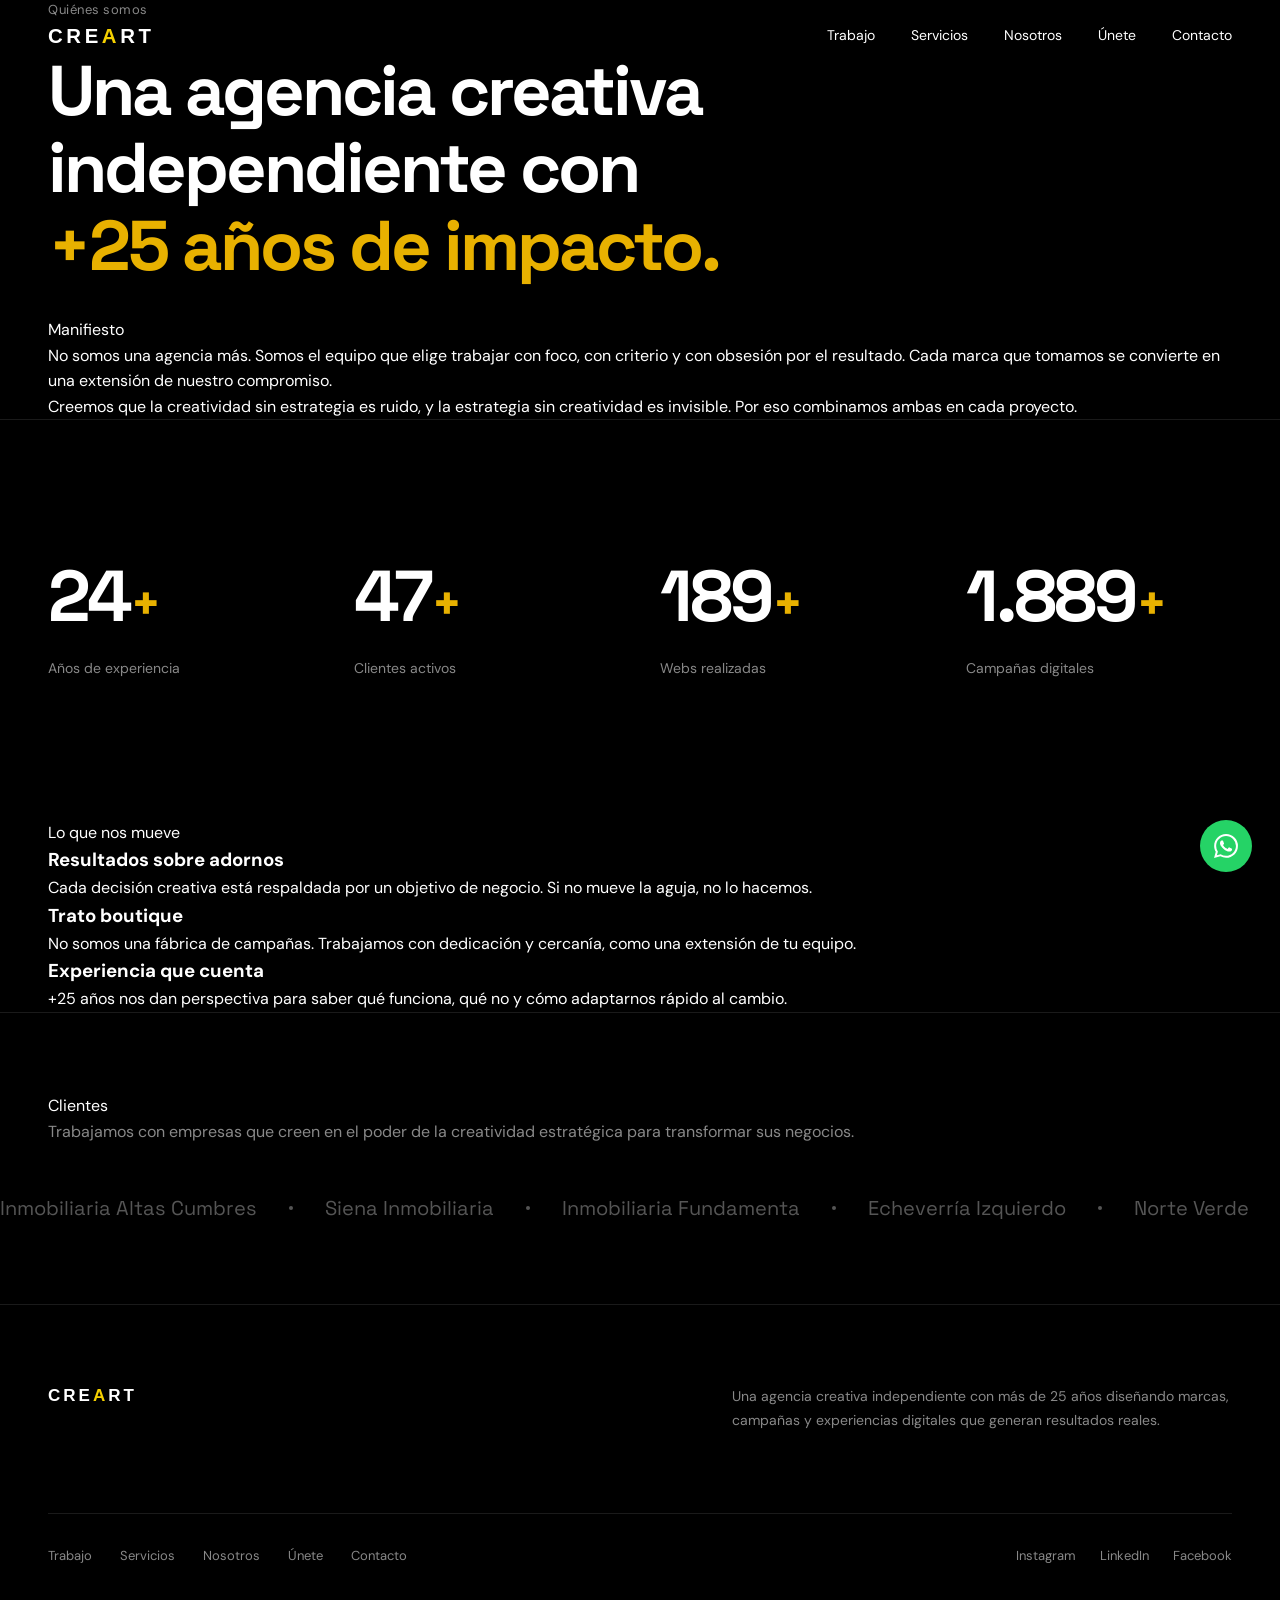
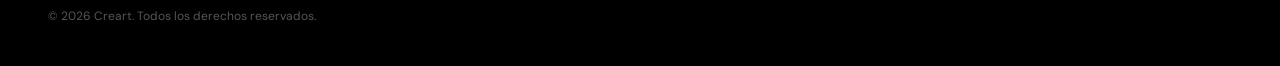
<file: landing/assets/img/CreArt/nosotros.html>
<!DOCTYPE html>
<html lang="es">
<head>
  <meta charset="UTF-8">
  <meta name="viewport" content="width=device-width, initial-scale=1.0">
  <title>Nosotros — Creart</title>
  <meta name="description" content="Conoce a Creart, una agencia creativa independiente con más de 25 años de experiencia en publicidad y marketing digital.">
  <link rel="preconnect" href="https://fonts.googleapis.com">
  <link rel="preconnect" href="https://fonts.gstatic.com" crossorigin>
  <link href="https://fonts.googleapis.com/css2?family=Space+Grotesk:wght@400;500;700&family=DM+Sans:wght@300;400;500&display=swap" rel="stylesheet">
  <link rel="stylesheet" href="css/style.css?v=2">
  <link rel="stylesheet" href="css/components.css?v=2">
  <link rel="stylesheet" href="css/animations.css?v=2">
</head>
<body>

  <header class="nav" id="nav">
    <div class="nav__inner">
      <a href="index.html" class="nav__logo"><img src="assets/img/logo-creart.svg" alt="Creart" class="logo-img"></a>
      <nav class="nav__menu">
        <a href="trabajo.html" class="nav__link">Trabajo</a>
        <a href="servicios.html" class="nav__link">Servicios</a>
        <a href="nosotros.html" class="nav__link">Nosotros</a>
        <a href="unete.html" class="nav__link">Únete</a>
        <a href="contacto.html" class="nav__link">Contacto</a>
      </nav>
      <button class="nav__hamburger" id="navToggle" aria-label="Abrir menú"><span></span><span></span></button>
    </div>
  </header>

  <div class="mobile-menu" id="mobileMenu">
    <nav class="mobile-menu__nav">
      <a href="trabajo.html" class="mobile-menu__link">Trabajo</a>
      <a href="servicios.html" class="mobile-menu__link">Servicios</a>
      <a href="nosotros.html" class="mobile-menu__link">Nosotros</a>
      <a href="unete.html" class="mobile-menu__link">Únete</a>
      <a href="contacto.html" class="mobile-menu__link">Contacto</a>
    </nav>
  </div>

  <main>

    <section class="page-hero">
      <div class="container">
        <p class="hero__eyebrow">Quiénes somos</p>
        <h1 class="hero__title">
          <span class="hero__line">Una agencia creativa</span>
          <span class="hero__line">independiente con</span>
          <span class="hero__line"><em>+25 años de impacto.</em></span>
        </h1>
      </div>
    </section>

    <!-- MANIFIESTO -->
    <section class="about-block reveal">
      <div class="container">
        <div class="about-block__grid">
          <div class="about-block__label">Manifiesto</div>
          <div class="about-block__content">
            <p class="about-block__text">No somos una agencia más. Somos el equipo que elige trabajar con foco, con criterio y con obsesión por el resultado. Cada marca que tomamos se convierte en una extensión de nuestro compromiso.</p>
            <p class="about-block__text">Creemos que la creatividad sin estrategia es ruido, y la estrategia sin creatividad es invisible. Por eso combinamos ambas en cada proyecto.</p>
          </div>
        </div>
      </div>
    </section>

    <!-- CIFRAS -->
    <section class="stats reveal">
      <div class="container">
        <div class="stats__grid">
          <div class="stats__item">
            <span class="stats__number" data-target="25">0</span><span class="stats__suffix">+</span>
            <span class="stats__label">Años de experiencia</span>
          </div>
          <div class="stats__item">
            <span class="stats__number" data-target="50">0</span><span class="stats__suffix">+</span>
            <span class="stats__label">Clientes activos</span>
          </div>
          <div class="stats__item">
            <span class="stats__number" data-target="200">0</span><span class="stats__suffix">+</span>
            <span class="stats__label">Webs realizadas</span>
          </div>
          <div class="stats__item">
            <span class="stats__number" data-target="2000">0</span><span class="stats__suffix">+</span>
            <span class="stats__label">Campañas digitales</span>
          </div>
        </div>
      </div>
    </section>

    <!-- LO QUE NOS MUEVE -->
    <section class="about-block reveal">
      <div class="container">
        <div class="about-block__grid">
          <div class="about-block__label">Lo que nos mueve</div>
          <div class="about-block__content">
            <div class="about-values">
              <div class="about-values__item">
                <h3>Resultados sobre adornos</h3>
                <p>Cada decisión creativa está respaldada por un objetivo de negocio. Si no mueve la aguja, no lo hacemos.</p>
              </div>
              <div class="about-values__item">
                <h3>Trato boutique</h3>
                <p>No somos una fábrica de campañas. Trabajamos con dedicación y cercanía, como una extensión de tu equipo.</p>
              </div>
              <div class="about-values__item">
                <h3>Experiencia que cuenta</h3>
                <p>+25 años nos dan perspectiva para saber qué funciona, qué no y cómo adaptarnos rápido al cambio.</p>
              </div>
            </div>
          </div>
        </div>
      </div>
    </section>

    <!-- CLIENTES -->
    <section class="clients">
      <div class="container">
        <div class="about-block__grid reveal">
          <div class="about-block__label">Clientes</div>
          <div class="about-block__content">
            <p class="about-block__text" style="color:var(--color-text-muted);">Trabajamos con empresas que creen en el poder de la creatividad estratégica para transformar sus negocios.</p>
          </div>
        </div>
      </div>
      <div class="marquee" style="margin-top:48px;">
        <div class="marquee__track">
          <span class="marquee__item">Inmobiliaria Altas Cumbres</span><span class="marquee__dot"></span>
          <span class="marquee__item">Siena Inmobiliaria</span><span class="marquee__dot"></span>
          <span class="marquee__item">Inmobiliaria Fundamenta</span><span class="marquee__dot"></span>
          <span class="marquee__item">Echeverría Izquierdo</span><span class="marquee__dot"></span>
          <span class="marquee__item">Norte Verde</span><span class="marquee__dot"></span>
          <span class="marquee__item">Inmobiliaria Manquehue</span><span class="marquee__dot"></span>
          <span class="marquee__item">Ralei Grupo Inmobiliario</span><span class="marquee__dot"></span>
          <span class="marquee__item">SuKasa</span><span class="marquee__dot"></span>
          <span class="marquee__item">Inmobiliaria Altas Cumbres</span><span class="marquee__dot"></span>
          <span class="marquee__item">Siena Inmobiliaria</span><span class="marquee__dot"></span>
          <span class="marquee__item">Inmobiliaria Fundamenta</span><span class="marquee__dot"></span>
          <span class="marquee__item">Echeverría Izquierdo</span><span class="marquee__dot"></span>
          <span class="marquee__item">Norte Verde</span><span class="marquee__dot"></span>
          <span class="marquee__item">Inmobiliaria Manquehue</span><span class="marquee__dot"></span>
          <span class="marquee__item">Ralei Grupo Inmobiliario</span><span class="marquee__dot"></span>
          <span class="marquee__item">SuKasa</span><span class="marquee__dot"></span>
        </div>
      </div>
    </section>

  </main>

  <footer class="footer">
    <div class="container">
      <div class="footer__top">
        <div class="footer__brand"><img src="assets/img/logo-creart.svg" alt="Creart" class="logo-img"></div>
        <div class="footer__copy"><p>Una agencia creativa independiente con más de 25 años diseñando marcas, campañas y experiencias digitales que generan resultados reales.</p></div>
      </div>
      <div class="footer__bottom">
        <div class="footer__links"><a href="index.html#trabajo">Trabajo</a><a href="servicios.html">Servicios</a><a href="nosotros.html">Nosotros</a><a href="unete.html">Únete</a><a href="contacto.html">Contacto</a></div>
        <div class="footer__social"><a href="#">Instagram</a><a href="#">LinkedIn</a><a href="#">Facebook</a></div>
        <p class="footer__legal">&copy; 2026 Creart. Todos los derechos reservados.</p>
      </div>
    </div>
  </footer>

  <a href="https://wa.me/56993459482" class="whatsapp" target="_blank" rel="noopener" aria-label="WhatsApp"><svg class="whatsapp__icon" viewBox="0 0 24 24" fill="currentColor"><path d="M17.472 14.382c-.297-.149-1.758-.867-2.03-.967-.273-.099-.471-.148-.67.15-.197.297-.767.966-.94 1.164-.173.199-.347.223-.644.075-.297-.15-1.255-.463-2.39-1.475-.883-.788-1.48-1.761-1.653-2.059-.173-.297-.018-.458.13-.606.134-.133.298-.347.446-.52.149-.174.198-.298.298-.497.099-.198.05-.371-.025-.52-.075-.149-.669-1.612-.916-2.207-.242-.579-.487-.5-.669-.51-.173-.008-.371-.01-.57-.01-.198 0-.52.074-.792.372-.272.297-1.04 1.016-1.04 2.479 0 1.462 1.065 2.875 1.213 3.074.149.198 2.096 3.2 5.077 4.487.709.306 1.262.489 1.694.625.712.227 1.36.195 1.871.118.571-.085 1.758-.719 2.006-1.413.248-.694.248-1.289.173-1.413-.074-.124-.272-.198-.57-.347m-5.421 7.403h-.004a9.87 9.87 0 01-5.031-1.378l-.361-.214-3.741.982.998-3.648-.235-.374a9.86 9.86 0 01-1.51-5.26c.001-5.45 4.436-9.884 9.888-9.884 2.64 0 5.122 1.03 6.988 2.898a9.825 9.825 0 012.893 6.994c-.003 5.45-4.437 9.884-9.885 9.884m8.413-18.297A11.815 11.815 0 0012.05 0C5.495 0 .16 5.335.157 11.892c0 2.096.547 4.142 1.588 5.945L.057 24l6.305-1.654a11.882 11.882 0 005.683 1.448h.005c6.554 0 11.89-5.335 11.893-11.893a11.821 11.821 0 00-3.48-8.413z"/></svg></a>

  <script src="js/main.js"></script>
</body>
</html>
</file>
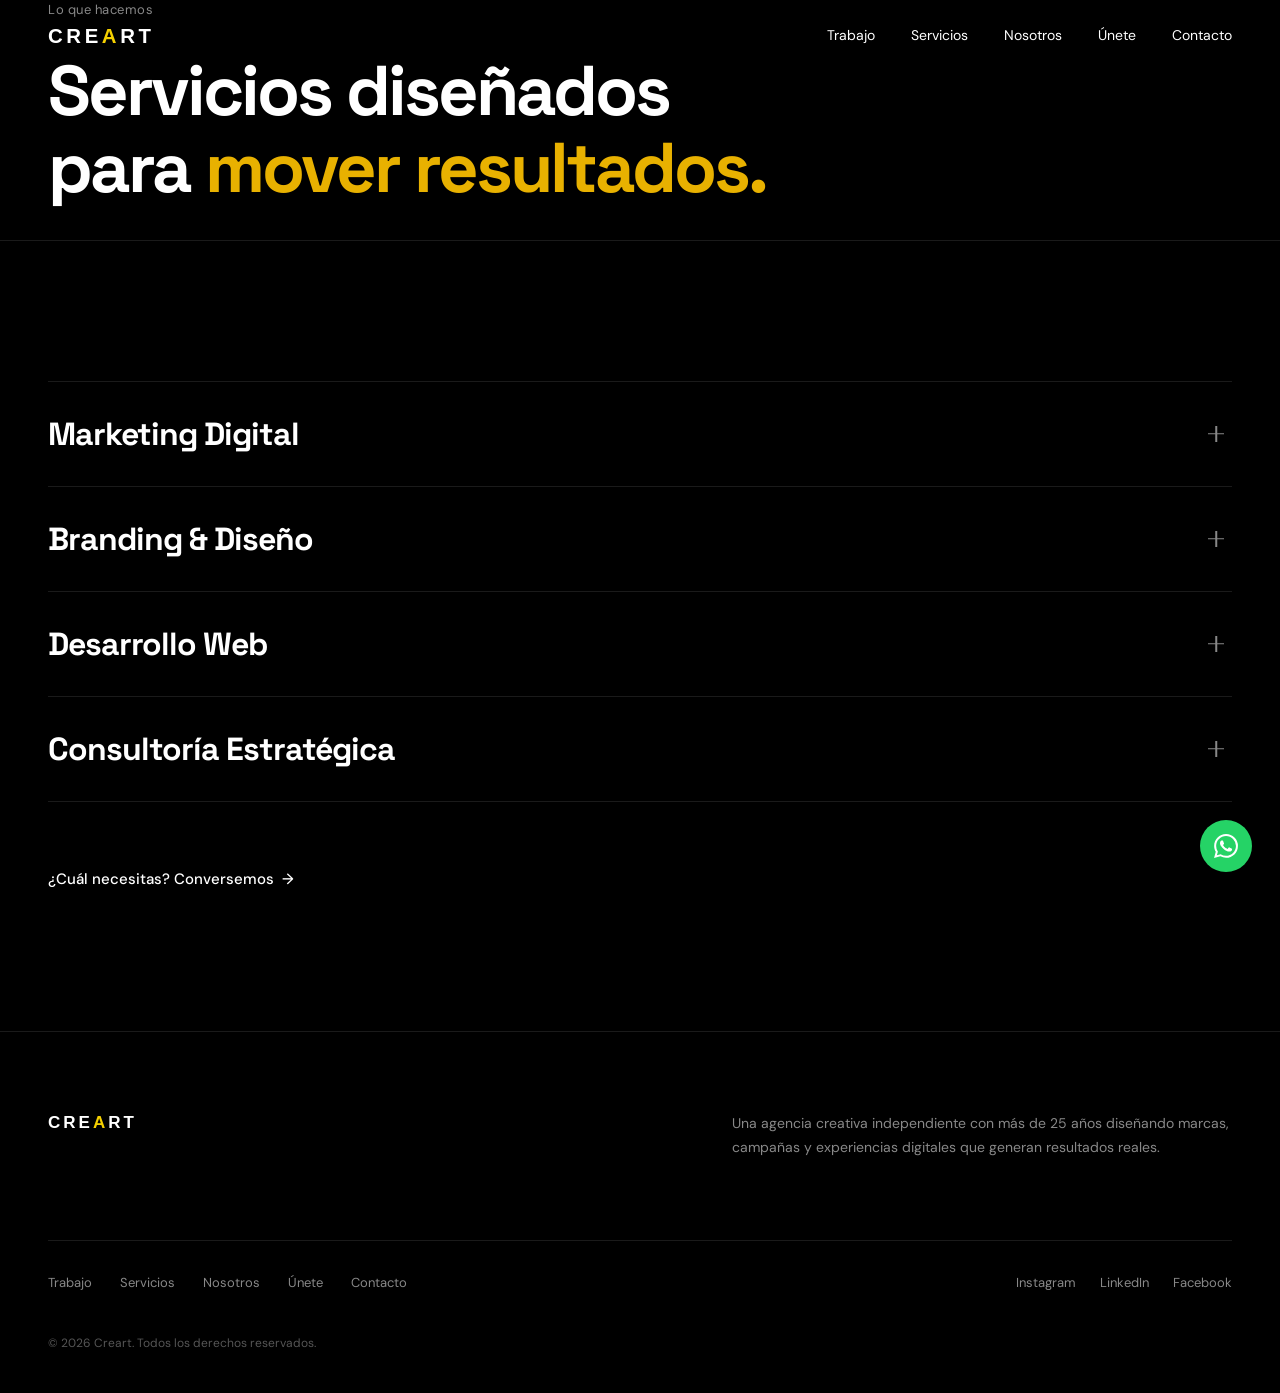
<file: landing/assets/img/CreArt/servicios.html>
<!DOCTYPE html>
<html lang="es">
<head>
  <meta charset="UTF-8">
  <meta name="viewport" content="width=device-width, initial-scale=1.0">
  <title>Servicios — Creart</title>
  <meta name="description" content="Marketing digital, branding, desarrollo web y consultoría estratégica. Conoce los servicios de Creart.">
  <link rel="preconnect" href="https://fonts.googleapis.com">
  <link rel="preconnect" href="https://fonts.gstatic.com" crossorigin>
  <link href="https://fonts.googleapis.com/css2?family=Space+Grotesk:wght@400;500;700&family=DM+Sans:wght@300;400;500&display=swap" rel="stylesheet">
  <link rel="stylesheet" href="css/style.css?v=2">
  <link rel="stylesheet" href="css/components.css?v=2">
  <link rel="stylesheet" href="css/animations.css?v=2">
</head>
<body>

  <header class="nav" id="nav">
    <div class="nav__inner">
      <a href="index.html" class="nav__logo"><img src="assets/img/logo-creart.svg" alt="Creart" class="logo-img"></a>
      <nav class="nav__menu">
        <a href="index.html#trabajo" class="nav__link">Trabajo</a>
        <a href="servicios.html" class="nav__link">Servicios</a>
        <a href="nosotros.html" class="nav__link">Nosotros</a>
        <a href="unete.html" class="nav__link">Únete</a>
        <a href="contacto.html" class="nav__link">Contacto</a>
      </nav>
      <button class="nav__hamburger" id="navToggle" aria-label="Abrir menú"><span></span><span></span></button>
    </div>
  </header>

  <div class="mobile-menu" id="mobileMenu">
    <nav class="mobile-menu__nav">
      <a href="index.html#trabajo" class="mobile-menu__link">Trabajo</a>
      <a href="servicios.html" class="mobile-menu__link">Servicios</a>
      <a href="nosotros.html" class="mobile-menu__link">Nosotros</a>
      <a href="unete.html" class="mobile-menu__link">Únete</a>
      <a href="contacto.html" class="mobile-menu__link">Contacto</a>
    </nav>
  </div>

  <main>

    <section class="page-hero">
      <div class="container">
        <p class="hero__eyebrow">Lo que hacemos</p>
        <h1 class="hero__title">
          <span class="hero__line">Servicios diseñados</span>
          <span class="hero__line">para <em>mover resultados.</em></span>
        </h1>
      </div>
    </section>

    <section class="services">
      <div class="container">
        <div class="services__list">

          <div class="accordion reveal" data-accordion>
            <button class="accordion__header" aria-expanded="false">
              <span class="accordion__title">Marketing Digital</span>
              <span class="accordion__icon"></span>
            </button>
            <div class="accordion__body">
              <div class="accordion__content">
                <p class="accordion__desc">Campañas en Meta Ads, Google Ads y SEM con foco en conversión real. Estrategias de email marketing, gestión de redes sociales y analítica avanzada para maximizar cada peso invertido.</p>
                <div class="accordion__tags">
                  <span>Meta Ads</span><span>Google Ads</span><span>SEM</span><span>Email Marketing</span><span>Redes Sociales</span><span>Analítica</span>
                </div>
              </div>
            </div>
          </div>

          <div class="accordion reveal" data-accordion>
            <button class="accordion__header" aria-expanded="false">
              <span class="accordion__title">Branding & Diseño</span>
              <span class="accordion__icon"></span>
            </button>
            <div class="accordion__body">
              <div class="accordion__content">
                <p class="accordion__desc">Identidad visual, sistemas de marca, material gráfico y audiovisual. Construimos marcas que se recuerdan y se diferencian en mercados competitivos.</p>
                <div class="accordion__tags">
                  <span>Identidad Visual</span><span>Sistemas de Marca</span><span>Diseño Gráfico</span><span>Material Audiovisual</span><span>Naming</span>
                </div>
              </div>
            </div>
          </div>

          <div class="accordion reveal" data-accordion>
            <button class="accordion__header" aria-expanded="false">
              <span class="accordion__title">Desarrollo Web</span>
              <span class="accordion__icon"></span>
            </button>
            <div class="accordion__body">
              <div class="accordion__content">
                <p class="accordion__desc">Sitios web, landing pages y plataformas digitales diseñados para convertir. Optimización de velocidad y experiencia mobile-first.</p>
                <div class="accordion__tags">
                  <span>Sitios Web</span><span>Landing Pages</span><span>E-Commerce</span><span>UX/UI</span><span>Mobile-First</span><span>CRM</span>
                </div>
              </div>
            </div>
          </div>

          <div class="accordion reveal" data-accordion>
            <button class="accordion__header" aria-expanded="false">
              <span class="accordion__title">Consultoría Estratégica</span>
              <span class="accordion__icon"></span>
            </button>
            <div class="accordion__body">
              <div class="accordion__content">
                <p class="accordion__desc">Diagnóstico de marca, planificación de comunicaciones y estrategia comercial. Acompañamos la toma de decisiones con datos y visión de negocio.</p>
                <div class="accordion__tags">
                  <span>Diagnóstico de Marca</span><span>Estrategia Comercial</span><span>Planificación</span><span>Consultoría</span>
                </div>
              </div>
            </div>
          </div>

        </div>

        <div class="services__cta reveal">
          <a href="contacto.html" class="link-arrow">¿Cuál necesitas? Conversemos <span>→</span></a>
        </div>
      </div>
    </section>

  </main>

  <footer class="footer">
    <div class="container">
      <div class="footer__top">
        <div class="footer__brand"><img src="assets/img/logo-creart.svg" alt="Creart" class="logo-img"></div>
        <div class="footer__copy"><p>Una agencia creativa independiente con más de 25 años diseñando marcas, campañas y experiencias digitales que generan resultados reales.</p></div>
      </div>
      <div class="footer__bottom">
        <div class="footer__links"><a href="index.html#trabajo">Trabajo</a><a href="servicios.html">Servicios</a><a href="nosotros.html">Nosotros</a><a href="unete.html">Únete</a><a href="contacto.html">Contacto</a></div>
        <div class="footer__social"><a href="#">Instagram</a><a href="#">LinkedIn</a><a href="#">Facebook</a></div>
        <p class="footer__legal">&copy; 2026 Creart. Todos los derechos reservados.</p>
      </div>
    </div>
  </footer>

  <a href="https://wa.me/56993459482" class="whatsapp" target="_blank" rel="noopener" aria-label="WhatsApp"><svg class="whatsapp__icon" viewBox="0 0 24 24" fill="currentColor"><path d="M17.472 14.382c-.297-.149-1.758-.867-2.03-.967-.273-.099-.471-.148-.67.15-.197.297-.767.966-.94 1.164-.173.199-.347.223-.644.075-.297-.15-1.255-.463-2.39-1.475-.883-.788-1.48-1.761-1.653-2.059-.173-.297-.018-.458.13-.606.134-.133.298-.347.446-.52.149-.174.198-.298.298-.497.099-.198.05-.371-.025-.52-.075-.149-.669-1.612-.916-2.207-.242-.579-.487-.5-.669-.51-.173-.008-.371-.01-.57-.01-.198 0-.52.074-.792.372-.272.297-1.04 1.016-1.04 2.479 0 1.462 1.065 2.875 1.213 3.074.149.198 2.096 3.2 5.077 4.487.709.306 1.262.489 1.694.625.712.227 1.36.195 1.871.118.571-.085 1.758-.719 2.006-1.413.248-.694.248-1.289.173-1.413-.074-.124-.272-.198-.57-.347m-5.421 7.403h-.004a9.87 9.87 0 01-5.031-1.378l-.361-.214-3.741.982.998-3.648-.235-.374a9.86 9.86 0 01-1.51-5.26c.001-5.45 4.436-9.884 9.888-9.884 2.64 0 5.122 1.03 6.988 2.898a9.825 9.825 0 012.893 6.994c-.003 5.45-4.437 9.884-9.885 9.884m8.413-18.297A11.815 11.815 0 0012.05 0C5.495 0 .16 5.335.157 11.892c0 2.096.547 4.142 1.588 5.945L.057 24l6.305-1.654a11.882 11.882 0 005.683 1.448h.005c6.554 0 11.89-5.335 11.893-11.893a11.821 11.821 0 00-3.48-8.413z"/></svg></a>

  <script src="js/main.js"></script>
</body>
</html>
</file>
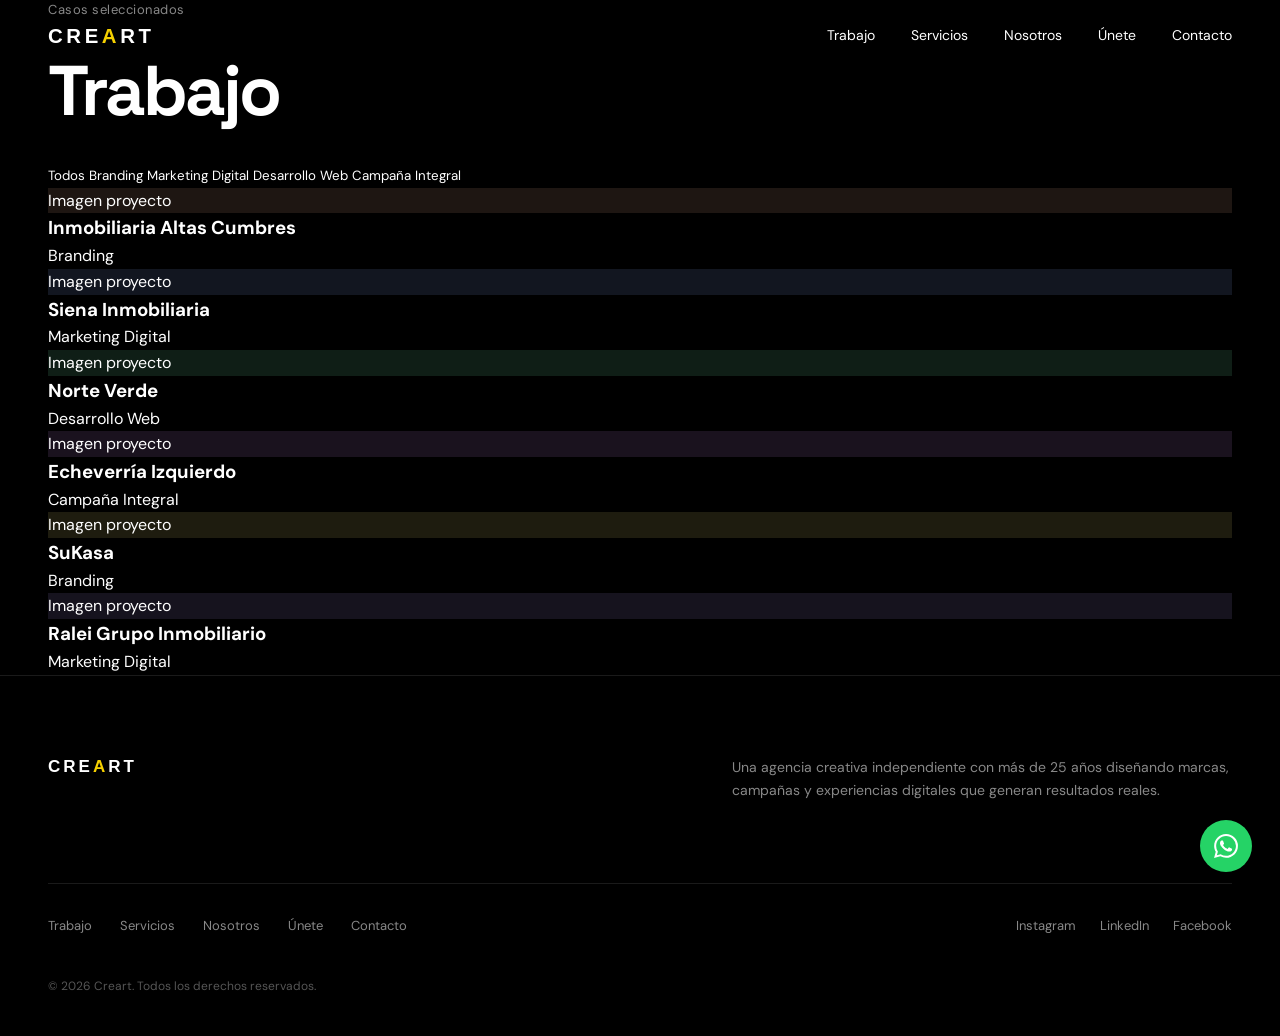
<file: landing/assets/img/CreArt/trabajo.html>
<!DOCTYPE html>
<html lang="es">
<head>
  <meta charset="UTF-8">
  <meta name="viewport" content="width=device-width, initial-scale=1.0">
  <title>Trabajo — Creart</title>
  <meta name="description" content="Conoce nuestros proyectos de branding, marketing digital, desarrollo web y campañas integrales.">
  <link rel="preconnect" href="https://fonts.googleapis.com">
  <link rel="preconnect" href="https://fonts.gstatic.com" crossorigin>
  <link href="https://fonts.googleapis.com/css2?family=Space+Grotesk:wght@400;500;700&family=DM+Sans:wght@300;400;500&display=swap" rel="stylesheet">
  <link rel="stylesheet" href="css/style.css?v=2">
  <link rel="stylesheet" href="css/components.css?v=2">
  <link rel="stylesheet" href="css/animations.css?v=2">
</head>
<body>

  <header class="nav" id="nav">
    <div class="nav__inner">
      <a href="index.html" class="nav__logo"><img src="assets/img/logo-creart.svg" alt="Creart" class="logo-img"></a>
      <nav class="nav__menu">
        <a href="trabajo.html" class="nav__link">Trabajo</a>
        <a href="servicios.html" class="nav__link">Servicios</a>
        <a href="nosotros.html" class="nav__link">Nosotros</a>
        <a href="unete.html" class="nav__link">Únete</a>
        <a href="contacto.html" class="nav__link">Contacto</a>
      </nav>
      <button class="nav__hamburger" id="navToggle" aria-label="Abrir menú"><span></span><span></span></button>
    </div>
  </header>

  <div class="mobile-menu" id="mobileMenu">
    <nav class="mobile-menu__nav">
      <a href="trabajo.html" class="mobile-menu__link">Trabajo</a>
      <a href="servicios.html" class="mobile-menu__link">Servicios</a>
      <a href="nosotros.html" class="mobile-menu__link">Nosotros</a>
      <a href="unete.html" class="mobile-menu__link">Únete</a>
      <a href="contacto.html" class="mobile-menu__link">Contacto</a>
    </nav>
  </div>

  <main>

    <section class="page-hero">
      <div class="container">
        <p class="hero__eyebrow">Casos seleccionados</p>
        <h1 class="hero__title">
          <span class="hero__line">Trabajo</span>
        </h1>
      </div>
    </section>

    <section class="portfolio">
      <div class="container">

        <div class="portfolio__filters reveal">
          <button class="filter-btn filter-btn--active" data-filter="all">Todos</button>
          <button class="filter-btn" data-filter="branding">Branding</button>
          <button class="filter-btn" data-filter="marketing">Marketing Digital</button>
          <button class="filter-btn" data-filter="web">Desarrollo Web</button>
          <button class="filter-btn" data-filter="campana">Campaña Integral</button>
        </div>

        <div class="portfolio__grid">

          <a href="#" class="portfolio__item reveal" data-category="branding">
            <div class="portfolio__img" style="background:#1e1612;">
              <span class="portfolio__placeholder">Imagen proyecto</span>
            </div>
            <div class="portfolio__info">
              <h3 class="portfolio__name">Inmobiliaria Altas Cumbres</h3>
              <span class="portfolio__cat">Branding</span>
            </div>
          </a>

          <a href="#" class="portfolio__item reveal" data-category="marketing">
            <div class="portfolio__img" style="background:#121620;">
              <span class="portfolio__placeholder">Imagen proyecto</span>
            </div>
            <div class="portfolio__info">
              <h3 class="portfolio__name">Siena Inmobiliaria</h3>
              <span class="portfolio__cat">Marketing Digital</span>
            </div>
          </a>

          <a href="#" class="portfolio__item reveal" data-category="web">
            <div class="portfolio__img" style="background:#0f1e16;">
              <span class="portfolio__placeholder">Imagen proyecto</span>
            </div>
            <div class="portfolio__info">
              <h3 class="portfolio__name">Norte Verde</h3>
              <span class="portfolio__cat">Desarrollo Web</span>
            </div>
          </a>

          <a href="#" class="portfolio__item reveal" data-category="campana">
            <div class="portfolio__img" style="background:#1a121e;">
              <span class="portfolio__placeholder">Imagen proyecto</span>
            </div>
            <div class="portfolio__info">
              <h3 class="portfolio__name">Echeverría Izquierdo</h3>
              <span class="portfolio__cat">Campaña Integral</span>
            </div>
          </a>

          <a href="#" class="portfolio__item reveal" data-category="branding">
            <div class="portfolio__img" style="background:#1e1c0f;">
              <span class="portfolio__placeholder">Imagen proyecto</span>
            </div>
            <div class="portfolio__info">
              <h3 class="portfolio__name">SuKasa</h3>
              <span class="portfolio__cat">Branding</span>
            </div>
          </a>

          <a href="#" class="portfolio__item reveal" data-category="marketing">
            <div class="portfolio__img" style="background:#16131e;">
              <span class="portfolio__placeholder">Imagen proyecto</span>
            </div>
            <div class="portfolio__info">
              <h3 class="portfolio__name">Ralei Grupo Inmobiliario</h3>
              <span class="portfolio__cat">Marketing Digital</span>
            </div>
          </a>

        </div>
      </div>
    </section>

  </main>

  <footer class="footer">
    <div class="container">
      <div class="footer__top">
        <div class="footer__brand"><img src="assets/img/logo-creart.svg" alt="Creart" class="logo-img"></div>
        <div class="footer__copy"><p>Una agencia creativa independiente con más de 25 años diseñando marcas, campañas y experiencias digitales que generan resultados reales.</p></div>
      </div>
      <div class="footer__bottom">
        <div class="footer__links"><a href="index.html#trabajo">Trabajo</a><a href="servicios.html">Servicios</a><a href="nosotros.html">Nosotros</a><a href="unete.html">Únete</a><a href="contacto.html">Contacto</a></div>
        <div class="footer__social"><a href="#">Instagram</a><a href="#">LinkedIn</a><a href="#">Facebook</a></div>
        <p class="footer__legal">&copy; 2026 Creart. Todos los derechos reservados.</p>
      </div>
    </div>
  </footer>

  <a href="https://wa.me/56993459482" class="whatsapp" target="_blank" rel="noopener" aria-label="WhatsApp"><svg class="whatsapp__icon" viewBox="0 0 24 24" fill="currentColor"><path d="M17.472 14.382c-.297-.149-1.758-.867-2.03-.967-.273-.099-.471-.148-.67.15-.197.297-.767.966-.94 1.164-.173.199-.347.223-.644.075-.297-.15-1.255-.463-2.39-1.475-.883-.788-1.48-1.761-1.653-2.059-.173-.297-.018-.458.13-.606.134-.133.298-.347.446-.52.149-.174.198-.298.298-.497.099-.198.05-.371-.025-.52-.075-.149-.669-1.612-.916-2.207-.242-.579-.487-.5-.669-.51-.173-.008-.371-.01-.57-.01-.198 0-.52.074-.792.372-.272.297-1.04 1.016-1.04 2.479 0 1.462 1.065 2.875 1.213 3.074.149.198 2.096 3.2 5.077 4.487.709.306 1.262.489 1.694.625.712.227 1.36.195 1.871.118.571-.085 1.758-.719 2.006-1.413.248-.694.248-1.289.173-1.413-.074-.124-.272-.198-.57-.347m-5.421 7.403h-.004a9.87 9.87 0 01-5.031-1.378l-.361-.214-3.741.982.998-3.648-.235-.374a9.86 9.86 0 01-1.51-5.26c.001-5.45 4.436-9.884 9.888-9.884 2.64 0 5.122 1.03 6.988 2.898a9.825 9.825 0 012.893 6.994c-.003 5.45-4.437 9.884-9.885 9.884m8.413-18.297A11.815 11.815 0 0012.05 0C5.495 0 .16 5.335.157 11.892c0 2.096.547 4.142 1.588 5.945L.057 24l6.305-1.654a11.882 11.882 0 005.683 1.448h.005c6.554 0 11.89-5.335 11.893-11.893a11.821 11.821 0 00-3.48-8.413z"/></svg></a>

  <script src="js/main.js"></script>
</body>
</html>
</file>
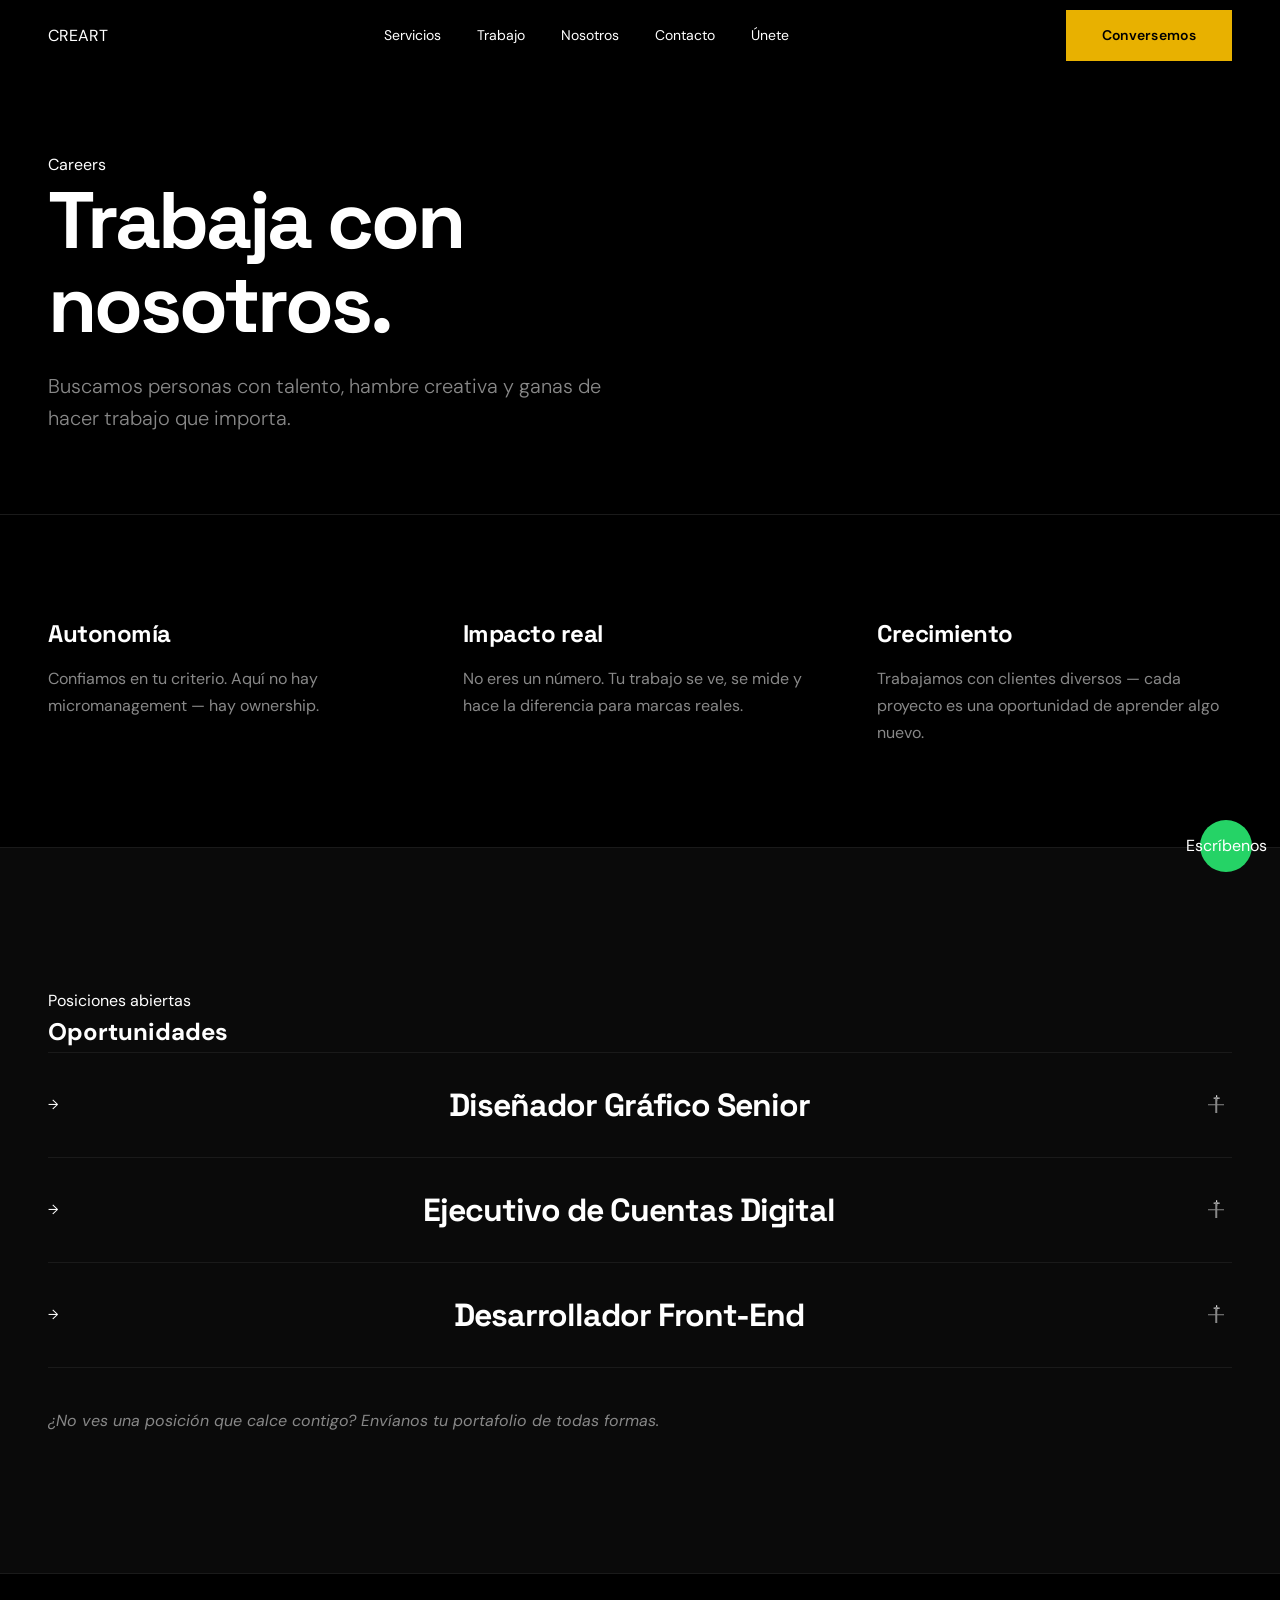
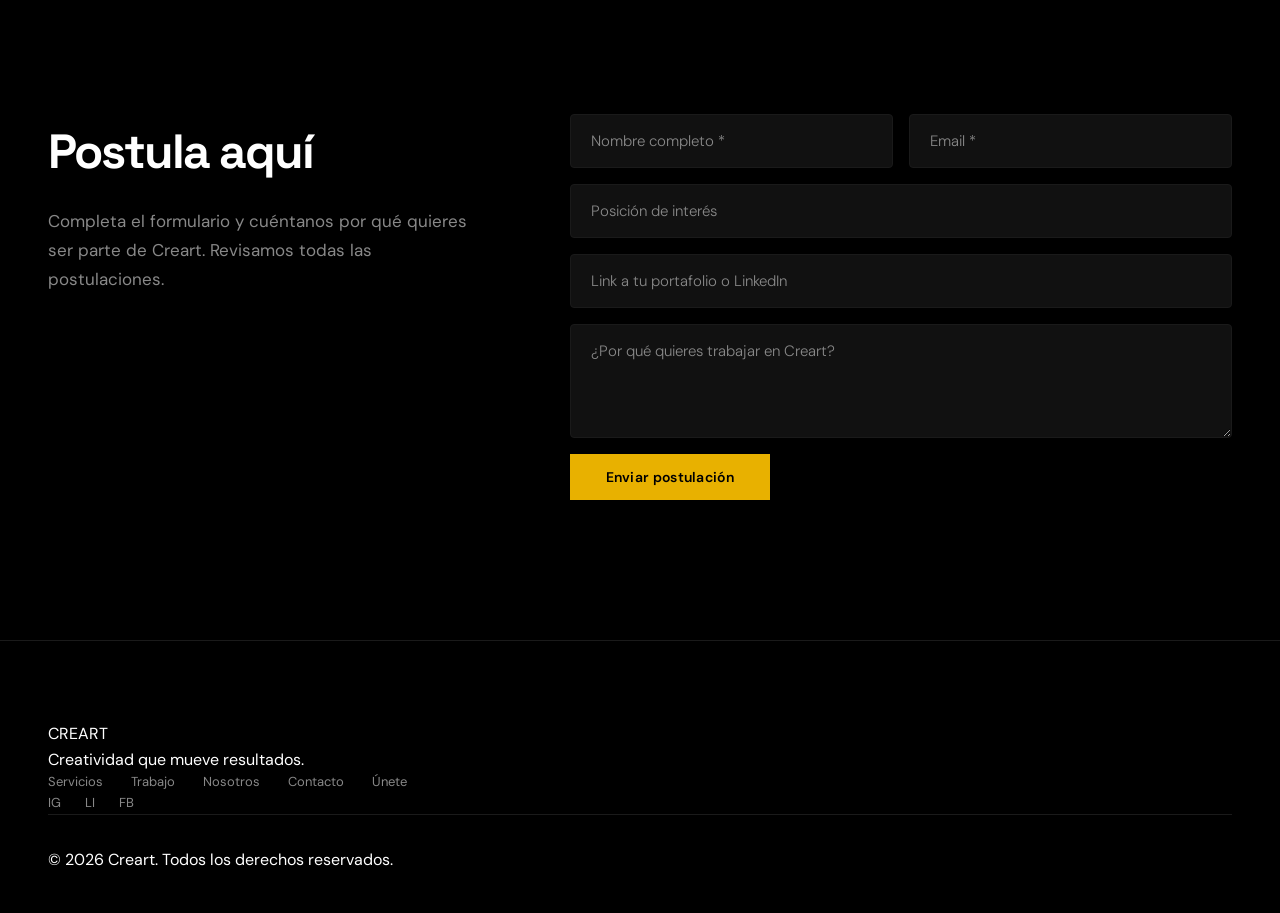
<file: landing/assets/img/CreArt/unete.html>
<!DOCTYPE html>
<html lang="es">
<head>
  <meta charset="UTF-8">
  <meta name="viewport" content="width=device-width, initial-scale=1.0">
  <title>Únete — Creart</title>
  <meta name="description" content="Trabaja con nosotros. Buscamos talento creativo, estratégico y digital para sumar a nuestro equipo.">
  <link rel="preconnect" href="https://fonts.googleapis.com">
  <link rel="preconnect" href="https://fonts.gstatic.com" crossorigin>
  <link href="https://fonts.googleapis.com/css2?family=Space+Grotesk:wght@500;700&family=DM+Sans:wght@300;400;500&display=swap" rel="stylesheet">
  <link rel="stylesheet" href="css/style.css">
  <link rel="stylesheet" href="css/components.css">
  <link rel="stylesheet" href="css/animations.css">
  <link rel="stylesheet" href="css/pages.css">
</head>
<body>

  <header class="nav" id="nav">
    <div class="nav__inner">
      <a href="/" class="nav__logo"><span class="logo-text">CREART</span></a>
      <nav class="nav__menu" id="navMenu">
        <a href="servicios.html" class="nav__link">Servicios</a>
        <a href="trabajo.html" class="nav__link">Trabajo</a>
        <a href="nosotros.html" class="nav__link">Nosotros</a>
        <a href="contacto.html" class="nav__link">Contacto</a>
        <a href="unete.html" class="nav__link nav__link--active">Únete</a>
      </nav>
      <a href="contacto.html" class="btn btn--primary nav__cta">Conversemos</a>
      <button class="nav__hamburger" id="navToggle" aria-label="Abrir menú">
        <span></span><span></span><span></span>
      </button>
    </div>
  </header>

  <div class="mobile-menu" id="mobileMenu">
    <nav class="mobile-menu__nav">
      <a href="servicios.html" class="mobile-menu__link">Servicios</a>
      <a href="trabajo.html" class="mobile-menu__link">Trabajo</a>
      <a href="nosotros.html" class="mobile-menu__link">Nosotros</a>
      <a href="contacto.html" class="mobile-menu__link">Contacto</a>
      <a href="unete.html" class="mobile-menu__link">Únete</a>
      <a href="contacto.html" class="btn btn--primary mobile-menu__cta">Conversemos</a>
    </nav>
  </div>

  <main>

    <section class="page-hero">
      <div class="container">
        <span class="section-label reveal">Careers</span>
        <h1 class="page-hero__title reveal">Trabaja con<br><span class="text-accent">nosotros.</span></h1>
        <p class="page-hero__sub reveal">Buscamos personas con talento, hambre creativa y ganas de hacer trabajo que importa.</p>
      </div>
    </section>

    <!-- CULTURA -->
    <section class="careers-culture">
      <div class="container">
        <div class="careers-culture__grid">
          <div class="careers-culture__item reveal">
            <h3>Autonomía</h3>
            <p>Confiamos en tu criterio. Aquí no hay micromanagement — hay ownership.</p>
          </div>
          <div class="careers-culture__item reveal">
            <h3>Impacto real</h3>
            <p>No eres un número. Tu trabajo se ve, se mide y hace la diferencia para marcas reales.</p>
          </div>
          <div class="careers-culture__item reveal">
            <h3>Crecimiento</h3>
            <p>Trabajamos con clientes diversos — cada proyecto es una oportunidad de aprender algo nuevo.</p>
          </div>
        </div>
      </div>
    </section>

    <!-- POSICIONES -->
    <section class="positions">
      <div class="container">
        <span class="section-label reveal">Posiciones abiertas</span>
        <h2 class="section-title reveal">Oportunidades</h2>

        <div class="positions__list">
          <div class="accordion reveal" data-accordion>
            <button class="accordion__header" aria-expanded="false">
              <span class="accordion__number">→</span>
              <span class="accordion__title">Diseñador Gráfico Senior</span>
              <span class="accordion__icon">+</span>
            </button>
            <div class="accordion__body">
              <p>Buscamos un diseñador con +3 años de experiencia en branding y piezas publicitarias. Dominio de Adobe Creative Suite, criterio tipográfico y capacidad de trabajar con clientes directamente. Modalidad: híbrida.</p>
            </div>
          </div>

          <div class="accordion reveal" data-accordion>
            <button class="accordion__header" aria-expanded="false">
              <span class="accordion__number">→</span>
              <span class="accordion__title">Ejecutivo de Cuentas Digital</span>
              <span class="accordion__icon">+</span>
            </button>
            <div class="accordion__body">
              <p>Profesional con experiencia en gestión de cuentas de marketing digital. Conocimiento de Meta Ads, Google Ads y analítica. Perfil estratégico con habilidades de comunicación. Modalidad: híbrida.</p>
            </div>
          </div>

          <div class="accordion reveal" data-accordion>
            <button class="accordion__header" aria-expanded="false">
              <span class="accordion__number">→</span>
              <span class="accordion__title">Desarrollador Front-End</span>
              <span class="accordion__icon">+</span>
            </button>
            <div class="accordion__body">
              <p>Desarrollador con dominio de HTML, CSS, JS y experiencia en sitios de alta calidad visual. Valoramos ojo de diseño, atención al detalle y conocimiento de animaciones CSS/JS. Modalidad: remota.</p>
            </div>
          </div>
        </div>

        <p class="positions__note reveal">¿No ves una posición que calce contigo? Envíanos tu portafolio de todas formas.</p>
      </div>
    </section>

    <!-- FORMULARIO -->
    <section class="careers-form-section">
      <div class="container">
        <div class="careers-form__grid">
          <div class="careers-form__info reveal">
            <h2>Postula aquí</h2>
            <p>Completa el formulario y cuéntanos por qué quieres ser parte de Creart. Revisamos todas las postulaciones.</p>
          </div>
          <form class="careers-form reveal" id="careersForm">
            <div class="form-row">
              <input type="text" name="nombre" placeholder="Nombre completo *" required>
              <input type="email" name="email" placeholder="Email *" required>
            </div>
            <select name="posicion">
              <option value="" disabled selected>Posición de interés</option>
              <option value="disenador">Diseñador Gráfico Senior</option>
              <option value="ejecutivo">Ejecutivo de Cuentas Digital</option>
              <option value="frontend">Desarrollador Front-End</option>
              <option value="otro">Otra / Postulación espontánea</option>
            </select>
            <input type="url" name="portfolio" placeholder="Link a tu portafolio o LinkedIn">
            <textarea name="mensaje" placeholder="¿Por qué quieres trabajar en Creart?" rows="4"></textarea>
            <button type="submit" class="btn btn--primary btn--large">Enviar postulación</button>
          </form>
        </div>
      </div>
    </section>

  </main>

  <footer class="footer">
    <div class="container">
      <div class="footer__grid">
        <div class="footer__brand">
          <span class="logo-text">CREART</span>
          <p class="footer__tagline">Creatividad que mueve resultados.</p>
        </div>
        <div class="footer__links">
          <a href="servicios.html">Servicios</a>
          <a href="trabajo.html">Trabajo</a>
          <a href="nosotros.html">Nosotros</a>
          <a href="contacto.html">Contacto</a>
          <a href="unete.html">Únete</a>
        </div>
        <div class="footer__social">
          <a href="#" aria-label="Instagram">IG</a>
          <a href="#" aria-label="LinkedIn">LI</a>
          <a href="#" aria-label="Facebook">FB</a>
        </div>
      </div>
      <div class="footer__bottom">
        <p>&copy; 2026 Creart. Todos los derechos reservados.</p>
      </div>
    </div>
  </footer>

  <a href="https://wa.me/56993459482" class="whatsapp" target="_blank" rel="noopener" aria-label="WhatsApp">
    <svg class="whatsapp__icon" viewBox="0 0 24 24" fill="currentColor"><path d="M17.472 14.382c-.297-.149-1.758-.867-2.03-.967-.273-.099-.471-.148-.67.15-.197.297-.767.966-.94 1.164-.173.199-.347.223-.644.075-.297-.15-1.255-.463-2.39-1.475-.883-.788-1.48-1.761-1.653-2.059-.173-.297-.018-.458.13-.606.134-.133.298-.347.446-.52.149-.174.198-.298.298-.497.099-.198.05-.371-.025-.52-.075-.149-.669-1.612-.916-2.207-.242-.579-.487-.5-.669-.51-.173-.008-.371-.01-.57-.01-.198 0-.52.074-.792.372-.272.297-1.04 1.016-1.04 2.479 0 1.462 1.065 2.875 1.213 3.074.149.198 2.096 3.2 5.077 4.487.709.306 1.262.489 1.694.625.712.227 1.36.195 1.871.118.571-.085 1.758-.719 2.006-1.413.248-.694.248-1.289.173-1.413-.074-.124-.272-.198-.57-.347m-5.421 7.403h-.004a9.87 9.87 0 01-5.031-1.378l-.361-.214-3.741.982.998-3.648-.235-.374a9.86 9.86 0 01-1.51-5.26c.001-5.45 4.436-9.884 9.888-9.884 2.64 0 5.122 1.03 6.988 2.898a9.825 9.825 0 012.893 6.994c-.003 5.45-4.437 9.884-9.885 9.884m8.413-18.297A11.815 11.815 0 0012.05 0C5.495 0 .16 5.335.157 11.892c0 2.096.547 4.142 1.588 5.945L.057 24l6.305-1.654a11.882 11.882 0 005.683 1.448h.005c6.554 0 11.89-5.335 11.893-11.893a11.821 11.821 0 00-3.48-8.413z"/></svg>
    <span class="whatsapp__text">Escríbenos</span>
  </a>

  <script src="js/main.js"></script>
</body>
</html>
</file>
<file: landing/assets/img/CreArt/css/style.css>
/* ========================================
   CREART — R/GA Inspired Design System
   ======================================== */

:root {
  --color-bg: #000000;
  --color-bg-alt: #0a0a0a;
  --color-bg-card: #111111;
  --color-text: #FFFFFF;
  --color-text-muted: #888888;
  --color-text-dim: #555555;
  --color-accent: #E8B100;
  --color-accent-hover: #FFC520;
  --color-border: #1a1a1a;
  --font-heading: 'Space Grotesk', sans-serif;
  --font-body: 'DM Sans', sans-serif;
  --nav-height: 72px;
  --container-max: 1400px;
  --section-padding: 140px;
  --transition: 0.4s cubic-bezier(0.25, 0.46, 0.45, 0.94);
}

/* Reset */
*, *::before, *::after {
  margin: 0;
  padding: 0;
  box-sizing: border-box;
}

html {
  scroll-behavior: smooth;
  -webkit-font-smoothing: antialiased;
  -moz-osx-font-smoothing: grayscale;
  color-scheme: dark;
}

body {
  font-family: var(--font-body);
  font-weight: 400;
  font-size: 16px;
  line-height: 1.6;
  color: var(--color-text);
  background-color: var(--color-bg);
  overflow-x: hidden;
}

a {
  color: inherit;
  text-decoration: none;
}

img {
  max-width: 100%;
  display: block;
}

button {
  font-family: inherit;
  cursor: pointer;
  border: none;
  background: none;
  color: inherit;
}

input, textarea, select {
  font-family: inherit;
  font-size: inherit;
}

.container {
  width: 100%;
  max-width: var(--container-max);
  margin: 0 auto;
  padding: 0 48px;
}

/* ========================================
   NAV — Clean, R/GA style
   ======================================== */
.nav {
  position: fixed;
  top: 0;
  left: 0;
  width: 100%;
  height: var(--nav-height);
  z-index: 1000;
  transition: background 0.3s, border-color 0.3s;
  border-bottom: 1px solid transparent;
}

.nav--scrolled {
  background: rgba(0, 0, 0, 0.92);
  backdrop-filter: blur(24px);
  -webkit-backdrop-filter: blur(24px);
  border-bottom-color: var(--color-border);
}

.nav__inner {
  max-width: var(--container-max);
  margin: 0 auto;
  padding: 0 48px;
  height: 100%;
  display: flex;
  align-items: center;
  justify-content: space-between;
}

.nav__logo {
  z-index: 1001;
}

.logo-img {
  height: 24px;
  width: auto;
  display: block;
}

.nav__menu {
  display: flex;
  gap: 36px;
}

.nav__link {
  font-family: var(--font-body);
  font-size: 14px;
  font-weight: 400;
  color: var(--color-text);
  transition: color 0.3s;
}

.nav__link:hover {
  color: var(--color-accent);
}

.nav__hamburger {
  display: none;
  flex-direction: column;
  gap: 8px;
  z-index: 1001;
  padding: 8px;
  width: 40px;
  height: 40px;
  justify-content: center;
}

.nav__hamburger span {
  display: block;
  width: 24px;
  height: 1.5px;
  background: var(--color-text);
  transition: var(--transition);
}

.nav__hamburger.active span:nth-child(1) {
  transform: rotate(45deg) translate(3px, 3px);
}

.nav__hamburger.active span:nth-child(2) {
  transform: rotate(-45deg) translate(3px, -3px);
}

/* Mobile Menu */
.mobile-menu {
  position: fixed;
  top: 0;
  left: 0;
  width: 100%;
  height: 100vh;
  height: 100dvh;
  background: var(--color-bg);
  z-index: 999;
  display: flex;
  align-items: center;
  padding: 0 48px;
  opacity: 0;
  pointer-events: none;
  transition: opacity 0.4s;
}

.mobile-menu.active {
  opacity: 1;
  pointer-events: all;
}

.mobile-menu__nav {
  display: flex;
  flex-direction: column;
  gap: 8px;
}

.mobile-menu__link {
  font-family: var(--font-heading);
  font-size: clamp(36px, 8vw, 56px);
  font-weight: 700;
  letter-spacing: -2px;
  color: var(--color-text-dim);
  transition: color 0.3s;
  line-height: 1.1;
}

.mobile-menu__link:hover {
  color: var(--color-text);
}

/* ========================================
   HERO — Editorial, R/GA style
   ======================================== */
.hero {
  min-height: 70vh;
  display: flex;
  align-items: flex-end;
  padding: calc(var(--nav-height) + 80px) 0 80px;
}

.hero__content {
  max-width: var(--container-max);
  margin: 0 auto;
  padding: 0 48px;
  width: 100%;
}

.hero__eyebrow {
  font-size: 13px;
  font-weight: 400;
  letter-spacing: 0.5px;
  color: var(--color-text-muted);
  margin-bottom: 32px;
}

.hero__title {
  font-family: var(--font-heading);
  font-size: clamp(36px, 5.5vw, 72px);
  font-weight: 700;
  line-height: 1.1;
  letter-spacing: -3px;
  margin-bottom: 32px;
  max-width: 1100px;
}

.hero__title em {
  font-style: normal;
  color: var(--color-accent);
}

.hero__line {
  display: block;
}

.hero__sub {
  font-size: clamp(16px, 1.8vw, 20px);
  color: var(--color-text-muted);
  font-weight: 400;
  max-width: 560px;
  line-height: 1.6;
}

/* Hero media */
.hero-media {
  padding: 0 48px 120px;
}

.hero-media__wrapper {
  max-width: var(--container-max);
  margin: 0 auto;
  aspect-ratio: 16 / 7;
  background: var(--color-bg-card);
  border-radius: 0;
  overflow: hidden;
  display: flex;
  align-items: center;
  justify-content: center;
}

.hero-media__placeholder {
  color: var(--color-text-dim);
  font-size: 14px;
  letter-spacing: 1px;
}

/* ========================================
   WORK — Grid 2 cols, R/GA style
   ======================================== */
.work {
  padding: var(--section-padding) 0;
  border-top: 1px solid var(--color-border);
}

.work__header {
  margin-bottom: 64px;
}

.work__heading {
  font-family: var(--font-heading);
  font-size: clamp(32px, 4vw, 48px);
  font-weight: 700;
  letter-spacing: -2px;
}

.work__grid {
  display: grid;
  grid-template-columns: 1fr 1fr;
  gap: 24px;
}

.work__item {
  display: block;
  text-decoration: none;
  color: var(--color-text);
  overflow: hidden;
  position: relative;
}

.work__img {
  width: 100%;
  aspect-ratio: 16 / 10;
  display: flex;
  align-items: center;
  justify-content: center;
  overflow: hidden;
  transition: transform 0.6s cubic-bezier(0.25, 0.46, 0.45, 0.94);
}

.work__item:hover .work__img {
  transform: scale(1.03);
}

.work__placeholder {
  font-size: 13px;
  color: rgba(255,255,255,0.12);
  letter-spacing: 2px;
  text-transform: uppercase;
}

.work__info {
  padding: 20px 0;
}

.work__name {
  font-family: var(--font-heading);
  font-size: 20px;
  font-weight: 700;
  letter-spacing: -0.5px;
  margin-bottom: 6px;
  transition: color 0.3s;
}

.work__item:hover .work__name {
  color: var(--color-accent);
}

.work__desc {
  font-size: 14px;
  color: var(--color-text-muted);
  line-height: 1.5;
}

.work__more {
  margin-top: 64px;
}

/* Link Arrow */
.link-arrow {
  font-family: var(--font-body);
  font-size: 15px;
  font-weight: 500;
  color: var(--color-text);
  transition: color 0.3s;
  display: inline-flex;
  align-items: center;
  gap: 8px;
}

.link-arrow:hover {
  color: var(--color-accent);
}

.link-arrow span {
  transition: transform 0.3s;
  display: inline-block;
}

.link-arrow:hover span {
  transform: translateX(6px);
}

/* ========================================
   MANIFESTO
   ======================================== */
.manifesto {
  padding: var(--section-padding) 0;
  border-top: 1px solid var(--color-border);
}

.manifesto__text {
  font-family: var(--font-heading);
  font-size: clamp(26px, 3.8vw, 52px);
  font-weight: 500;
  line-height: 1.25;
  letter-spacing: -1.5px;
  max-width: 1000px;
}

.manifesto__text em {
  font-style: normal;
  color: var(--color-accent);
}

/* ========================================
   SERVICES — Accordion, R/GA style
   ======================================== */
.services {
  padding: var(--section-padding) 0;
  border-top: 1px solid var(--color-border);
}

.services__heading {
  font-family: var(--font-heading);
  font-size: clamp(32px, 4vw, 48px);
  font-weight: 700;
  letter-spacing: -2px;
  margin-bottom: 64px;
}

.services__cta {
  margin-top: 64px;
}

/* ========================================
   STATS
   ======================================== */
.stats {
  padding: var(--section-padding) 0;
  border-top: 1px solid var(--color-border);
}

.stats__grid {
  display: grid;
  grid-template-columns: repeat(4, 1fr);
  gap: 40px;
}

.stats__item {
  display: flex;
  flex-wrap: wrap;
  align-items: baseline;
}

.stats__number {
  font-family: var(--font-heading);
  font-size: clamp(48px, 6vw, 72px);
  font-weight: 700;
  line-height: 1;
  letter-spacing: -3px;
  color: var(--color-text);
}

.stats__suffix {
  font-family: var(--font-heading);
  font-size: clamp(36px, 4vw, 52px);
  font-weight: 700;
  color: var(--color-accent);
}

.stats__label {
  display: block;
  width: 100%;
  font-size: 14px;
  color: var(--color-text-muted);
  margin-top: 12px;
}

/* ========================================
   CLIENTS MARQUEE
   ======================================== */
.clients {
  padding: 80px 0;
  border-top: 1px solid var(--color-border);
}

.marquee {
  overflow: hidden;
  white-space: nowrap;
}

.marquee__track {
  display: inline-flex;
  align-items: center;
  gap: 32px;
  animation: marqueeScroll 35s linear infinite;
}

.marquee__item {
  font-family: var(--font-heading);
  font-size: clamp(16px, 2vw, 20px);
  font-weight: 400;
  color: var(--color-text-dim);
  flex-shrink: 0;
}

.marquee__dot {
  width: 4px;
  height: 4px;
  border-radius: 50%;
  background: var(--color-text-dim);
  flex-shrink: 0;
}

/* ========================================
   CONTACT
   ======================================== */
.contact {
  padding: var(--section-padding) 0;
  border-top: 1px solid var(--color-border);
}

.contact__grid {
  display: grid;
  grid-template-columns: 1fr 1fr;
  gap: 100px;
  align-items: start;
}

.contact__heading {
  font-family: var(--font-heading);
  font-size: clamp(36px, 5vw, 56px);
  font-weight: 700;
  letter-spacing: -2px;
  margin-bottom: 20px;
}

.contact__sub {
  font-size: 17px;
  color: var(--color-text-muted);
  line-height: 1.6;
  margin-bottom: 40px;
  max-width: 400px;
}

.contact__direct {
  display: flex;
  flex-direction: column;
  gap: 8px;
}

.contact__direct a {
  font-size: 16px;
  color: var(--color-text-muted);
  transition: color 0.3s;
}

.contact__direct a:hover {
  color: var(--color-accent);
}

.contact__form {
  display: flex;
  flex-direction: column;
  gap: 16px;
}

.contact__form input,
.contact__form textarea,
.contact__form select {
  width: 100%;
  padding: 16px 12px;
  background: var(--color-bg-card);
  border: 1px solid var(--color-border);
  color: var(--color-text);
  font-size: 15px;
  font-weight: 400;
  transition: border-color 0.3s;
  outline: none;
  border-radius: 0;
  -webkit-appearance: none;
}

.contact__form input:-webkit-autofill {
  -webkit-box-shadow: 0 0 0 1000px #111 inset;
  -webkit-text-fill-color: #fff;
}

.contact__form input::placeholder,
.contact__form textarea::placeholder {
  color: var(--color-text-dim);
}

.contact__form select {
  appearance: none;
  color: var(--color-text-dim);
}

.contact__form input:focus,
.contact__form textarea:focus,
.contact__form select:focus {
  border-bottom-color: var(--color-accent);
}

.contact__form textarea {
  resize: none;
  min-height: 100px;
}

.contact__form .btn {
  align-self: flex-start;
  margin-top: 16px;
}

/* ========================================
   FOOTER — R/GA style
   ======================================== */
.footer {
  padding: 80px 0 40px;
  border-top: 1px solid var(--color-border);
}

.footer__top {
  display: flex;
  justify-content: space-between;
  align-items: flex-start;
  gap: 80px;
  margin-bottom: 80px;
}

.footer__brand .logo-img {
  height: 20px;
}

.footer__copy {
  max-width: 500px;
}

.footer__copy p {
  font-size: 14px;
  color: var(--color-text-muted);
  line-height: 1.7;
}

.footer__bottom {
  display: flex;
  align-items: center;
  justify-content: space-between;
  flex-wrap: wrap;
  gap: 24px;
  padding-top: 32px;
  border-top: 1px solid var(--color-border);
}

.footer__links {
  display: flex;
  gap: 28px;
}

.footer__links a {
  font-size: 13px;
  color: var(--color-text-muted);
  transition: color 0.3s;
}

.footer__links a:hover {
  color: var(--color-text);
}

.footer__social {
  display: flex;
  gap: 24px;
}

.footer__social a {
  font-size: 13px;
  color: var(--color-text-muted);
  transition: color 0.3s;
}

.footer__social a:hover {
  color: var(--color-accent);
}

.footer__legal {
  font-size: 12px;
  color: var(--color-text-dim);
  width: 100%;
  margin-top: 16px;
}

/* ========================================
   WHATSAPP — Minimal circle
   ======================================== */
.whatsapp {
  position: fixed;
  bottom: 28px;
  right: 28px;
  width: 52px;
  height: 52px;
  display: flex;
  align-items: center;
  justify-content: center;
  background: #25D366;
  border-radius: 50%;
  z-index: 998;
  transition: transform 0.3s, box-shadow 0.3s;
}

.whatsapp:hover {
  transform: scale(1.08);
  box-shadow: 0 8px 30px rgba(37, 211, 102, 0.35);
}

.whatsapp__icon {
  width: 24px;
  height: 24px;
  color: #fff;
}

/* ========================================
   RESPONSIVE
   ======================================== */
@media (max-width: 1024px) {
  :root {
    --section-padding: 100px;
  }

  .container {
    padding: 0 32px;
  }

  .nav__inner {
    padding: 0 32px;
  }

  .hero__content {
    padding: 0 32px;
  }

  .hero-media {
    padding: 0 32px 80px;
  }

  .stats__grid {
    grid-template-columns: repeat(2, 1fr);
    gap: 48px;
  }

  .contact__grid {
    grid-template-columns: 1fr;
    gap: 64px;
  }

  .footer__top {
    flex-direction: column;
    gap: 32px;
  }
}

@media (max-width: 768px) {
  :root {
    --section-padding: 80px;
    --nav-height: 64px;
  }

  .container {
    padding: 0 20px;
  }

  .nav__inner {
    padding: 0 20px;
  }

  .nav__menu {
    display: none;
  }

  .nav__hamburger {
    display: flex;
  }

  .mobile-menu {
    padding: 0 20px;
  }

  .hero {
    min-height: 60vh;
    padding: calc(var(--nav-height) + 60px) 0 60px;
  }

  .hero__content {
    padding: 0 20px;
  }

  .hero__title {
    letter-spacing: -1.5px;
  }

  .hero-media {
    padding: 0 20px 60px;
  }

  .work__grid {
    grid-template-columns: 1fr;
    gap: 40px;
  }

  .stats__grid {
    grid-template-columns: 1fr 1fr;
    gap: 32px;
  }

  .footer__bottom {
    flex-direction: column;
    align-items: flex-start;
  }

  .footer__links {
    flex-wrap: wrap;
    gap: 16px;
  }
}

@media (max-width: 480px) {
  .hero__eyebrow {
    font-size: 12px;
  }

  .stats__grid {
    gap: 24px;
  }
}
</file>
<file: landing/assets/img/CreArt/css/components.css>
/* ========================================
   CREART — Components
   ======================================== */

/* Buttons */
.btn {
  display: inline-flex;
  align-items: center;
  justify-content: center;
  padding: 14px 36px;
  font-family: var(--font-body);
  font-size: 14px;
  font-weight: 500;
  letter-spacing: 0.3px;
  border-radius: 0;
  transition: all 0.3s;
  cursor: pointer;
  border: none;
  text-decoration: none;
}

.btn--primary {
  background: var(--color-accent);
  color: #000;
  font-weight: 600;
}

.btn--primary:hover {
  background: var(--color-accent-hover);
}

.btn--outline {
  background: transparent;
  color: var(--color-text);
  border: 1px solid var(--color-text-muted);
}

.btn--outline:hover {
  border-color: var(--color-text);
}

/* Accordion — R/GA inspired */
.accordion {
  border-bottom: 1px solid var(--color-border);
}

.accordion:first-child {
  border-top: 1px solid var(--color-border);
}

.accordion__header {
  width: 100%;
  display: flex;
  align-items: center;
  justify-content: space-between;
  padding: 32px 0;
  cursor: pointer;
  transition: color 0.3s;
}

.accordion__header:hover .accordion__title {
  color: var(--color-accent);
}

.accordion__title {
  font-family: var(--font-heading);
  font-size: clamp(22px, 3vw, 32px);
  font-weight: 700;
  letter-spacing: -1px;
  text-align: left;
  transition: color 0.3s;
}

.accordion__icon {
  width: 32px;
  height: 32px;
  position: relative;
  flex-shrink: 0;
}

.accordion__icon::before,
.accordion__icon::after {
  content: '';
  position: absolute;
  background: var(--color-text-muted);
  transition: transform 0.4s, background 0.3s;
}

.accordion__icon::before {
  width: 16px;
  height: 1.5px;
  top: 50%;
  left: 50%;
  transform: translate(-50%, -50%);
}

.accordion__icon::after {
  width: 1.5px;
  height: 16px;
  top: 50%;
  left: 50%;
  transform: translate(-50%, -50%);
}

.accordion.active .accordion__icon::after {
  transform: translate(-50%, -50%) rotate(90deg);
}

.accordion.active .accordion__icon::before,
.accordion.active .accordion__icon::after {
  background: var(--color-accent);
}

.accordion__body {
  max-height: 0;
  overflow: hidden;
  transition: max-height 0.5s cubic-bezier(0.25, 0.46, 0.45, 0.94);
}

.accordion.active .accordion__body {
  max-height: 400px;
}

.accordion__content {
  padding: 0 0 32px;
}

.accordion__desc {
  font-size: 16px;
  line-height: 1.7;
  color: var(--color-text-muted);
  max-width: 600px;
  margin-bottom: 20px;
}

.accordion__tags {
  display: flex;
  flex-wrap: wrap;
  gap: 8px;
}

.accordion__tags span {
  padding: 6px 14px;
  border: 1px solid var(--color-border);
  font-size: 12px;
  font-weight: 500;
  color: var(--color-text-muted);
  letter-spacing: 0.3px;
}
</file>
<file: landing/assets/img/CreArt/css/animations.css>
/* ========================================
   CREART — Animations
   ======================================== */

/* Scroll reveal */
.reveal {
  opacity: 0;
  transform: translateY(30px);
  transition: opacity 0.7s cubic-bezier(0.25, 0.46, 0.45, 0.94),
              transform 0.7s cubic-bezier(0.25, 0.46, 0.45, 0.94);
}

.reveal.visible {
  opacity: 1;
  transform: translateY(0);
}

/* Hero text reveal */
.hero__eyebrow {
  opacity: 0;
  animation: fadeUp 0.7s 0.1s forwards;
}

.hero__line {
  opacity: 0;
  transform: translateY(40px);
  animation: heroReveal 0.8s cubic-bezier(0.25, 0.46, 0.45, 0.94) forwards;
}

.hero__line:nth-child(1) { animation-delay: 0.2s; }
.hero__line:nth-child(2) { animation-delay: 0.35s; }
.hero__line:nth-child(3) { animation-delay: 0.5s; }

.hero__sub {
  opacity: 0;
  animation: fadeUp 0.7s 0.7s forwards;
}

@keyframes heroReveal {
  to {
    opacity: 1;
    transform: translateY(0);
  }
}

@keyframes fadeUp {
  from {
    opacity: 0;
    transform: translateY(20px);
  }
  to {
    opacity: 1;
    transform: translateY(0);
  }
}

/* Marquee */
@keyframes marqueeScroll {
  from {
    transform: translateX(0);
  }
  to {
    transform: translateX(-50%);
  }
}

/* Staggered work items */
.work__item:nth-child(1).reveal { transition-delay: 0s; }
.work__item:nth-child(2).reveal { transition-delay: 0.12s; }
.work__item:nth-child(3).reveal { transition-delay: 0.24s; }
.work__item:nth-child(4).reveal { transition-delay: 0.36s; }

/* Staggered accordion */
.accordion:nth-child(1).reveal { transition-delay: 0s; }
.accordion:nth-child(2).reveal { transition-delay: 0.08s; }
.accordion:nth-child(3).reveal { transition-delay: 0.16s; }
.accordion:nth-child(4).reveal { transition-delay: 0.24s; }
</file>
<file: landing/styles.css>
/* ============================================
   ESPACIO EGAÑA — Premium Landing Page
   ============================================
   Paleta: Colores institucionales Espacio Egaña
   Celeste #29ABE2 | Verde #3DB54A | Gris #939597
   Tipografía: Gotham (fallback: Montserrat) + Inter
   ============================================ */

/* --- CSS Variables --- */
:root {
  --color-bg: #f7f9fa;
  --color-bg-alt: #ffffff;
  --color-bg-warm: #eef7f0;
  --color-bg-dark: #1a1a1a;
  --color-accent: #29ABE2;
  --color-accent-hover: #1d8fbf;
  --color-accent-light: rgba(41, 171, 226, 0.08);
  --color-green: #3DB54A;
  --color-green-hover: #2f9a3b;
  --color-green-light: rgba(61, 181, 74, 0.08);
  --color-gray: #939597;
  --color-gray-dark: #6E7072;
  --color-gray-light: #B3B4B5;
  --color-text: #4a4a4a;
  --color-text-light: #7a7a7a;
  --color-text-heading: #1a1a1a;
  --color-border: #e2e6e8;
  --color-border-light: #eef0f2;
  --color-input-bg: #ffffff;
  --color-whatsapp: #25D366;
  --font-heading: 'Gotham', 'Montserrat', -apple-system, sans-serif;
  --font-body: 'Inter', -apple-system, sans-serif;
  --max-width: 1200px;
  --radius: 4px;
  --radius-lg: 8px;
  --transition: 0.4s cubic-bezier(0.25, 0.46, 0.45, 0.94);
  --transition-slow: 0.8s cubic-bezier(0.25, 0.46, 0.45, 0.94);
}

/* --- Reset & Base --- */
*, *::before, *::after {
  margin: 0;
  padding: 0;
  box-sizing: border-box;
}

html {
  scroll-behavior: smooth;
  scroll-padding-top: 90px;
}

body {
  font-family: var(--font-body);
  background-color: var(--color-bg);
  color: var(--color-text);
  line-height: 1.8;
  font-size: 16px;
  -webkit-font-smoothing: antialiased;
  -moz-osx-font-smoothing: grayscale;
}

img {
  max-width: 100%;
  height: auto;
  display: block;
}

a {
  color: var(--color-accent);
  text-decoration: none;
  transition: color var(--transition);
}

a:hover {
  color: var(--color-accent-hover);
}

::selection {
  background: var(--color-accent);
  color: #fff;
}

/* --- Utilities --- */
.container {
  max-width: var(--max-width);
  margin: 0 auto;
  padding: 0 40px;
}

.section {
  padding: 120px 0;
}

.section__header {
  margin-bottom: 64px;
}

.section__label {
  display: block;
  font-family: var(--font-body);
  font-size: 0.7rem;
  font-weight: 600;
  letter-spacing: 4px;
  text-transform: uppercase;
  color: var(--color-accent);
  margin-bottom: 16px;
}

.section__label--center {
  text-align: center;
}

.section__title {
  font-family: var(--font-heading);
  font-size: clamp(1.8rem, 3.5vw, 2.8rem);
  font-weight: 600;
  color: var(--color-text-heading);
  line-height: 1.25;
  margin-bottom: 20px;
}

.section__title em {
  font-style: italic;
  color: var(--color-green);
}

.section__title--center {
  text-align: center;
}

.section__divider {
  width: 60px;
  height: 1px;
  background: var(--color-accent);
  margin-bottom: 28px;
}

.section__divider--center {
  margin-left: auto;
  margin-right: auto;
}

.required {
  color: #c44;
}

/* --- Image wrapper with zoom effect --- */
.image-wrapper {
  overflow: hidden;
  border-radius: var(--radius);
}

.image-wrapper img {
  transition: transform 1.2s cubic-bezier(0.25, 0.46, 0.45, 0.94);
}

.image-wrapper:hover img {
  transform: scale(1.05);
}

/* --- Scroll animations --- */
[data-animate] {
  opacity: 0;
  transform: translateY(40px);
  transition: opacity 0.8s cubic-bezier(0.25, 0.46, 0.45, 0.94),
              transform 0.8s cubic-bezier(0.25, 0.46, 0.45, 0.94);
}

[data-animate="fade-right"] {
  transform: translateX(-40px);
}

[data-animate="fade-left"] {
  transform: translateX(40px);
}

[data-animate].is-visible {
  opacity: 1;
  transform: translate(0, 0);
}

/* ============================================
   NAVBAR
   ============================================ */
.navbar {
  position: fixed;
  top: 0;
  left: 0;
  right: 0;
  z-index: 1000;
  padding: 24px 0;
  transition: all var(--transition);
}

.navbar--scrolled {
  background: rgba(45, 45, 45, 0.85);
  backdrop-filter: blur(20px);
  padding: 14px 0;
  box-shadow: 0 1px 0 rgba(255, 255, 255, 0.08);
}

.navbar--scrolled .navbar__menu a {
  color: rgba(255, 255, 255, 0.85);
}

.navbar--scrolled .navbar__menu a:hover {
  color: #fff;
}

.navbar__inner {
  display: flex;
  align-items: center;
  justify-content: space-between;
}

.navbar__logo-img {
  height: 88px;
  width: auto;
  display: block;
  border-radius: 2px;
}

.navbar__menu {
  display: flex;
  align-items: center;
  list-style: none;
  gap: 36px;
}

.navbar__menu a {
  font-size: 0.8rem;
  font-weight: 500;
  color: rgba(255, 255, 255, 0.85);
  letter-spacing: 1px;
  text-transform: uppercase;
  transition: color var(--transition);
}

.navbar__menu a:hover {
  color: #fff;
}

.navbar__cta {
  background: var(--color-accent) !important;
  color: #fff !important;
  padding: 10px 28px !important;
  border-radius: var(--radius) !important;
  font-weight: 600 !important;
  letter-spacing: 1.5px !important;
  transition: background var(--transition), transform var(--transition) !important;
}

.navbar__cta:hover {
  background: var(--color-accent-hover) !important;
  color: #fff !important;
  transform: translateY(-1px);
}

.navbar__toggle {
  display: none;
  flex-direction: column;
  gap: 6px;
  background: none;
  border: none;
  cursor: pointer;
  padding: 4px;
}

.navbar__toggle span {
  width: 24px;
  height: 1.5px;
  background: #fff;
  border-radius: 2px;
  transition: var(--transition);
}

.navbar--scrolled .navbar__toggle span {
  background: #fff;
}

/* ============================================
   HERO
   ============================================ */
.hero {
  position: relative;
  min-height: 100vh;
  display: flex;
  align-items: center;
  background: url('assets/img/hero-principal.png') center center / cover no-repeat;
  overflow: hidden;
}

.hero__overlay {
  position: absolute;
  inset: 0;
  background: linear-gradient(
    180deg,
    rgba(26, 26, 26, 0.45) 0%,
    rgba(26, 26, 26, 0.55) 50%,
    rgba(26, 26, 26, 0.7) 100%
  );
}

.hero__content {
  position: relative;
  z-index: 2;
  padding-top: 140px;
  padding-bottom: 100px;
}

.hero__text {
  max-width: 680px;
}

.hero__badge {
  display: inline-block;
  font-family: var(--font-body);
  font-size: 0.7rem;
  font-weight: 600;
  letter-spacing: 4px;
  text-transform: uppercase;
  color: var(--color-accent);
  margin-bottom: 28px;
  position: relative;
  padding-left: 48px;
}

.hero__badge::before {
  content: '';
  position: absolute;
  left: 0;
  top: 50%;
  width: 36px;
  height: 1px;
  background: var(--color-accent);
}

.hero__title {
  font-family: var(--font-heading);
  font-size: clamp(2.5rem, 5vw, 4rem);
  font-weight: 700;
  color: #fff;
  line-height: 1.15;
  margin-bottom: 24px;
}

.hero__title em {
  font-style: italic;
  color: var(--color-green);
}

.hero__price-highlight {
  display: inline-flex;
  flex-direction: column;
  background: rgba(0, 166, 81, 0.15);
  border: 1px solid rgba(0, 166, 81, 0.4);
  border-radius: 12px;
  padding: 16px 28px;
  margin-bottom: 28px;
  backdrop-filter: blur(8px);
}

.hero__price-label {
  font-size: 0.8rem;
  font-weight: 500;
  color: rgba(255, 255, 255, 0.7);
  text-transform: uppercase;
  letter-spacing: 1px;
  margin-bottom: 4px;
}

.hero__price-value {
  font-family: var(--font-heading);
  font-size: 2rem;
  font-weight: 700;
  color: var(--color-green);
  line-height: 1.2;
}

.hero__price-value small {
  font-size: 0.85rem;
  font-weight: 400;
  color: rgba(255, 255, 255, 0.5);
}

.hero__subtitle {
  font-size: 1.05rem;
  font-weight: 300;
  color: rgba(255, 255, 255, 0.75);
  line-height: 1.8;
  margin-bottom: 40px;
  max-width: 520px;
}

.hero__subtitle strong {
  color: #fff;
  font-weight: 500;
}

.hero__actions {
  display: flex;
  gap: 16px;
  flex-wrap: wrap;
  margin-bottom: 80px;
}

.hero__stats {
  display: flex;
  align-items: center;
  gap: 40px;
  padding-top: 40px;
  border-top: 1px solid rgba(255, 255, 255, 0.15);
}

.hero__stat {
  display: flex;
  flex-direction: column;
}

.hero__stat-number {
  font-family: var(--font-heading);
  font-size: 2.5rem;
  font-weight: 600;
  color: var(--color-green);
  line-height: 1;
}

.hero__stat-label {
  font-size: 0.72rem;
  font-weight: 500;
  color: rgba(255, 255, 255, 0.5);
  text-transform: uppercase;
  letter-spacing: 2px;
  margin-top: 8px;
}

.hero__stat-divider {
  width: 1px;
  height: 48px;
  background: rgba(255, 255, 255, 0.15);
}

.hero__scroll-indicator {
  position: absolute;
  bottom: 40px;
  left: 50%;
  transform: translateX(-50%);
  z-index: 2;
  display: flex;
  flex-direction: column;
  align-items: center;
  gap: 12px;
  color: rgba(255, 255, 255, 0.5);
  font-size: 0.7rem;
  letter-spacing: 2px;
  text-transform: uppercase;
}

.hero__scroll-arrow {
  animation: scrollBounce 2s ease-in-out infinite;
}

@keyframes scrollBounce {
  0%, 100% { transform: translateY(0); }
  50% { transform: translateY(8px); }
}

/* ============================================
   BUTTONS
   ============================================ */
.btn {
  display: inline-flex;
  align-items: center;
  gap: 10px;
  padding: 16px 36px;
  font-family: var(--font-body);
  font-size: 0.75rem;
  font-weight: 600;
  letter-spacing: 2px;
  text-transform: uppercase;
  border-radius: var(--radius);
  border: none;
  cursor: pointer;
  transition: all var(--transition);
  text-align: center;
  justify-content: center;
}

.btn--primary {
  background: var(--color-accent);
  color: #fff;
}

.btn--primary:hover {
  background: var(--color-accent-hover);
  color: #fff;
  transform: translateY(-2px);
  box-shadow: 0 8px 24px rgba(41, 171, 226, 0.3);
}

.btn--ghost {
  background: transparent;
  color: #fff;
  border: 1px solid rgba(255, 255, 255, 0.35);
}

.btn--ghost:hover {
  border-color: #fff;
  color: #fff;
  transform: translateY(-2px);
}

.btn--outline {
  background: transparent;
  color: var(--color-text-heading);
  border: 1px solid var(--color-border);
}

.btn--outline:hover {
  border-color: var(--color-accent);
  color: var(--color-accent);
  transform: translateY(-2px);
}

.btn--full {
  width: 100%;
}

.btn--whatsapp {
  background: var(--color-whatsapp);
  color: #fff;
  width: 100%;
  letter-spacing: 1px;
}

.btn--whatsapp:hover {
  background: #1fb855;
  color: #fff;
  transform: translateY(-2px);
  box-shadow: 0 8px 24px rgba(37, 211, 102, 0.25);
}

/* ============================================
   PROYECTO
   ============================================ */
.proyecto {
  background: var(--color-bg-alt);
}

.proyecto__grid {
  display: grid;
  grid-template-columns: 1.1fr 0.9fr;
  gap: 80px;
  align-items: center;
}

.proyecto__image img {
  object-fit: cover;
  width: 100%;
  height: 540px;
}

/* --- Image Carousel --- */
.image-carousel {
  position: relative;
  overflow: hidden;
  border-radius: var(--radius);
  height: 540px;
}

.carousel__slide {
  position: absolute;
  inset: 0;
  opacity: 0;
  transition: opacity 1s ease-in-out;
}

.carousel__slide.active {
  opacity: 1;
  z-index: 1;
}

.carousel__slide img {
  width: 100%;
  height: 100%;
  object-fit: cover;
  display: block;
}

.carousel__price-badge {
  position: absolute;
  bottom: 20px;
  left: 20px;
  z-index: 5;
  background: rgba(0, 0, 0, 0.7);
  backdrop-filter: blur(8px);
  -webkit-backdrop-filter: blur(8px);
  color: #fff;
  padding: 12px 22px;
  border-radius: 8px;
  font-size: 0.95rem;
  letter-spacing: 0.02em;
  border-left: 3px solid var(--color-primary);
}

.carousel__price-badge strong {
  color: var(--color-primary);
  font-size: 1.15rem;
}

.carousel__dots {
  position: absolute;
  bottom: 20px;
  right: 20px;
  z-index: 5;
  display: flex;
  gap: 8px;
}

.carousel__dot {
  width: 10px;
  height: 10px;
  border-radius: 50%;
  background: rgba(255, 255, 255, 0.4);
  border: none;
  cursor: pointer;
  transition: all 0.3s ease;
  padding: 0;
}

.carousel__dot.active {
  background: var(--color-primary);
  transform: scale(1.2);
}

.proyecto__text p {
  color: var(--color-text);
  margin-bottom: 20px;
  font-weight: 300;
  line-height: 1.9;
}

.proyecto__text .btn {
  margin-top: 16px;
}

/* ============================================
   BENEFICIOS
   ============================================ */
.beneficios {
  background: var(--color-bg);
}

.beneficios__grid {
  display: grid;
  grid-template-columns: repeat(4, 1fr);
  gap: 32px;
}

.beneficio-card {
  background: var(--color-bg-alt);
  border: 1px solid var(--color-border-light);
  border-radius: var(--radius);
  padding: 40px 32px;
  transition: all var(--transition);
  position: relative;
}

.beneficio-card:hover {
  transform: translateY(-6px);
  box-shadow: 0 20px 60px rgba(0, 0, 0, 0.06);
  border-color: var(--color-accent);
}

.beneficio-card__number {
  font-family: var(--font-heading);
  font-size: 2.5rem;
  font-weight: 400;
  color: rgba(41, 171, 226, 0.2);
  line-height: 1;
  margin-bottom: 24px;
}

.beneficio-card h3 {
  font-family: var(--font-heading);
  font-size: 1.15rem;
  font-weight: 500;
  color: var(--color-text-heading);
  margin-bottom: 12px;
  line-height: 1.3;
}

.beneficio-card p {
  font-size: 0.9rem;
  font-weight: 300;
  color: var(--color-text-light);
  line-height: 1.7;
}

/* ============================================
   ESTACIONAMIENTOS
   ============================================ */
.estacionamientos {
  background: var(--color-bg-alt);
}

.estacionamientos__grid {
  display: grid;
  grid-template-columns: 1fr 1.1fr;
  gap: 80px;
  align-items: center;
}

.estacionamientos__text p {
  color: var(--color-text);
  margin-bottom: 24px;
  font-weight: 300;
  line-height: 1.9;
}

.estacionamientos__list {
  list-style: none;
  margin-bottom: 36px;
}

.estacionamientos__list li {
  display: flex;
  align-items: flex-start;
  gap: 16px;
  padding: 12px 0;
  color: var(--color-text);
  font-size: 0.95rem;
  font-weight: 400;
  border-bottom: 1px solid var(--color-border-light);
}

.estacionamientos__list li:last-child {
  border-bottom: none;
}

.check-icon {
  flex-shrink: 0;
  width: 20px;
  height: 20px;
  border-radius: 50%;
  background: var(--color-accent);
  position: relative;
  margin-top: 3px;
}

.check-icon::after {
  content: '';
  position: absolute;
  top: 5px;
  left: 7px;
  width: 5px;
  height: 9px;
  border: solid #fff;
  border-width: 0 1.5px 1.5px 0;
  transform: rotate(45deg);
}

.estacionamientos__image img {
  border-radius: var(--radius);
  object-fit: cover;
  width: 100%;
  height: 480px;
}

/* ============================================
   PARALLAX DIVIDER
   ============================================ */
.parallax-divider {
  position: relative;
  padding: 140px 0;
  background: url('assets/img/hero-principal.png') center center / cover no-repeat fixed;
  text-align: center;
}

.parallax-divider__overlay {
  position: absolute;
  inset: 0;
  background: rgba(26, 26, 26, 0.75);
}

.parallax-divider__content {
  position: relative;
  z-index: 2;
}

.parallax-divider__content h2 {
  font-family: var(--font-heading);
  font-size: clamp(1.8rem, 3.5vw, 2.8rem);
  font-weight: 400;
  color: #fff;
  line-height: 1.3;
  margin-bottom: 20px;
}

.parallax-divider__content h2 em {
  font-style: italic;
  color: var(--color-green);
}

.parallax-divider__content p {
  font-size: 1.05rem;
  font-weight: 300;
  color: rgba(255, 255, 255, 0.65);
  max-width: 560px;
  margin: 0 auto;
}

/* ============================================
   TU DÍA EN ESPACIO EGAÑA
   ============================================ */
.tu-dia {
  background: var(--color-bg);
}

.tu-dia__grid {
  display: grid;
  grid-template-columns: repeat(4, 1fr);
  gap: 24px;
  margin-top: 48px;
}

.tu-dia__card {
  background: var(--color-bg-alt);
  border: 1px solid var(--color-border-light);
  border-radius: var(--radius-lg);
  padding: 36px 28px;
  text-align: center;
  transition: transform var(--transition), box-shadow var(--transition);
}

.tu-dia__card:hover {
  transform: translateY(-4px);
  box-shadow: 0 12px 32px rgba(0, 0, 0, 0.06);
}

.tu-dia__hora {
  display: inline-block;
  font-family: var(--font-heading);
  font-size: 2.2rem;
  font-weight: 700;
  color: var(--color-primary);
  letter-spacing: -0.5px;
  margin-bottom: 16px;
}

.tu-dia__card h3 {
  font-family: var(--font-heading);
  font-size: 1.05rem;
  font-weight: 600;
  color: var(--color-text-heading);
  margin-bottom: 10px;
  line-height: 1.4;
}

.tu-dia__card p {
  font-size: 0.88rem;
  color: var(--color-text-light);
  line-height: 1.6;
  font-weight: 300;
}

@media (max-width: 900px) {
  .tu-dia__grid {
    grid-template-columns: repeat(2, 1fr);
  }
}

@media (max-width: 540px) {
  .tu-dia__grid {
    grid-template-columns: 1fr;
  }
}

/* ============================================
   UBICACIÓN
   ============================================ */
.ubicacion {
  background: var(--color-bg);
}

.ubicacion__intro {
  text-align: center;
  color: var(--color-text-light);
  max-width: 640px;
  margin: 0 auto;
  font-size: 1rem;
  font-weight: 300;
  line-height: 1.8;
}

.ubicacion__map-wrapper {
  margin: 48px 0 36px;
  border-radius: var(--radius-lg);
  overflow: hidden;
  border: 1px solid var(--color-border);
  box-shadow: 0 12px 40px rgba(0, 0, 0, 0.06);
}

.ubicacion__map-wrapper iframe {
  display: block;
}

.ubicacion__buttons {
  display: flex;
  gap: 16px;
  justify-content: center;
  flex-wrap: wrap;
}

/* ============================================
   TIPOLOGÍAS
   ============================================ */
.tipologias {
  background: var(--color-bg-alt);
}

.tipologias__grid {
  display: grid;
  grid-template-columns: 1fr 1fr;
  gap: 80px;
  align-items: center;
}

.tipologias__image img {
  border-radius: var(--radius);
  object-fit: cover;
  width: 100%;
  height: 560px;
}

.tipologias__text p {
  color: var(--color-text);
  margin-bottom: 36px;
  font-weight: 300;
  line-height: 1.9;
}

.tipologias__cards {
  display: flex;
  flex-direction: column;
  gap: 16px;
}

.tipologia-card {
  display: flex;
  align-items: center;
  gap: 24px;
  background: var(--color-bg);
  border: 1px solid var(--color-border-light);
  border-radius: var(--radius);
  padding: 28px;
  transition: all var(--transition);
}

.tipologia-card:hover {
  border-color: var(--color-accent);
  box-shadow: 0 8px 24px rgba(0, 0, 0, 0.04);
  transform: translateX(8px);
}

.tipologia-card__size {
  font-family: var(--font-heading);
  font-size: 1.6rem;
  font-weight: 600;
  color: var(--color-accent);
  background: var(--color-accent-light);
  width: 60px;
  height: 60px;
  display: flex;
  align-items: center;
  justify-content: center;
  border-radius: var(--radius);
  flex-shrink: 0;
}

.tipologia-card strong {
  font-family: var(--font-heading);
  color: var(--color-text-heading);
  font-size: 1.05rem;
  font-weight: 500;
  display: block;
  margin-bottom: 4px;
}

.tipologia-card p {
  font-size: 0.85rem;
  color: var(--color-text-light);
  margin: 0;
  font-weight: 300;
}

/* ============================================
   CONTACTO
   ============================================ */
.contacto {
  background: var(--color-bg-warm);
}

.contacto__intro {
  text-align: center;
  color: var(--color-text-light);
  max-width: 560px;
  margin: 0 auto;
  font-weight: 300;
}

.contacto__grid {
  display: grid;
  grid-template-columns: 1.2fr 0.8fr;
  gap: 48px;
  align-items: start;
}

.contacto__form-wrapper {
  background: var(--color-bg-alt);
  border: 1px solid var(--color-border-light);
  border-radius: var(--radius-lg);
  padding: 48px;
  box-shadow: 0 12px 40px rgba(0, 0, 0, 0.04);
}

.contacto-tabs {
  display: flex;
  gap: 0;
  margin-bottom: 32px;
  border-bottom: 2px solid var(--color-border-light);
}

.contacto-tab {
  flex: 1;
  padding: 14px 20px;
  background: none;
  border: none;
  font-family: var(--font-body);
  font-size: 0.85rem;
  font-weight: 600;
  color: var(--color-text-light);
  cursor: pointer;
  text-transform: uppercase;
  letter-spacing: 0.5px;
  position: relative;
  transition: color var(--transition);
}

.contacto-tab::after {
  content: '';
  position: absolute;
  bottom: -2px;
  left: 0;
  right: 0;
  height: 2px;
  background: transparent;
  transition: background var(--transition);
}

.contacto-tab.active {
  color: var(--color-primary);
}

.contacto-tab.active::after {
  background: var(--color-primary);
}

.contacto-tab:hover:not(.active) {
  color: var(--color-text-heading);
}

.contacto-form-panel {
  display: none;
}

.contacto-form-panel.active {
  display: block;
}

.visita-intro {
  display: flex;
  align-items: flex-start;
  gap: 12px;
  padding: 16px 20px;
  background: rgba(0, 166, 81, 0.06);
  border: 1px solid rgba(0, 166, 81, 0.2);
  border-radius: var(--radius);
  margin-bottom: 28px;
}

.visita-intro svg {
  flex-shrink: 0;
  color: var(--color-primary);
  margin-top: 2px;
}

.visita-intro p {
  font-size: 0.9rem;
  color: var(--color-text);
  line-height: 1.6;
  margin: 0;
}

.form-row {
  display: grid;
  grid-template-columns: 1fr 1fr;
  gap: 20px;
}

.form-group {
  margin-bottom: 24px;
}

.form-group label {
  display: block;
  font-size: 0.75rem;
  font-weight: 600;
  color: var(--color-text);
  margin-bottom: 8px;
  letter-spacing: 0.5px;
  text-transform: uppercase;
}

.form-group input,
.form-group select,
.form-group textarea {
  width: 100%;
  padding: 14px 18px;
  background: var(--color-input-bg);
  border: 1px solid var(--color-border);
  border-radius: var(--radius);
  color: var(--color-text-heading);
  font-family: var(--font-body);
  font-size: 0.9rem;
  font-weight: 400;
  transition: border-color var(--transition), box-shadow var(--transition);
  outline: none;
}

.form-group input::placeholder,
.form-group textarea::placeholder {
  color: #b8b8b8;
  font-weight: 300;
}

.form-group input:focus,
.form-group select:focus,
.form-group textarea:focus {
  border-color: var(--color-accent);
  box-shadow: 0 0 0 3px rgba(41, 171, 226, 0.12);
}

.form-group select {
  appearance: none;
  background-image: url("data:image/svg+xml,%3Csvg width='12' height='8' viewBox='0 0 12 8' fill='none' xmlns='http://www.w3.org/2000/svg'%3E%3Cpath d='M1 1.5L6 6.5L11 1.5' stroke='%23999' stroke-width='1.5' stroke-linecap='round' stroke-linejoin='round'/%3E%3C/svg%3E");
  background-repeat: no-repeat;
  background-position: right 18px center;
  padding-right: 44px;
}

.form-group textarea {
  resize: vertical;
  min-height: 110px;
}

.form-error {
  display: none;
  font-size: 0.78rem;
  color: #c44;
  margin-top: 6px;
}

.form-group.error input,
.form-group.error select,
.form-group.error textarea {
  border-color: #c44;
}

.form-group.error .form-error {
  display: block;
}

.form-disclaimer {
  font-size: 0.75rem;
  color: var(--color-text-light);
  text-align: center;
  margin-top: 16px;
  font-weight: 300;
}

/* Success state */
.contacto__success {
  display: none;
  text-align: center;
  padding: 60px 20px;
}

.contacto__success svg {
  stroke: var(--color-accent);
}

.contacto__success h3 {
  font-family: var(--font-heading);
  color: var(--color-text-heading);
  margin: 24px 0 8px;
  font-size: 1.6rem;
  font-weight: 500;
}

.contacto__success p {
  color: var(--color-text-light);
  font-weight: 300;
}

/* Info sidebar */
.contacto__info {
  background: var(--color-bg-alt);
  border: 1px solid var(--color-border-light);
  border-radius: var(--radius-lg);
  padding: 48px;
  box-shadow: 0 12px 40px rgba(0, 0, 0, 0.04);
}

.contacto__info h3 {
  font-family: var(--font-heading);
  color: var(--color-text-heading);
  font-size: 1.3rem;
  font-weight: 500;
  margin-bottom: 32px;
}

.contacto__info-item {
  display: flex;
  align-items: flex-start;
  gap: 16px;
  margin-bottom: 28px;
}

.contacto__info-icon {
  width: 44px;
  height: 44px;
  border-radius: 50%;
  background: var(--color-accent-light);
  display: flex;
  align-items: center;
  justify-content: center;
  flex-shrink: 0;
  color: var(--color-accent);
}

.contacto__info-item strong {
  display: block;
  font-size: 0.7rem;
  color: var(--color-text-light);
  text-transform: uppercase;
  letter-spacing: 1.5px;
  margin-bottom: 4px;
  font-weight: 600;
}

.contacto__info-item a,
.contacto__info-item span {
  color: var(--color-text-heading);
  font-size: 0.95rem;
  font-weight: 400;
}

.contacto__info-whatsapp {
  margin-top: 36px;
  padding-top: 28px;
  border-top: 1px solid var(--color-border-light);
}

/* ============================================
   FOOTER
   ============================================ */
.footer {
  background: #2d2d2d;
  padding: 72px 0 0;
}

.footer__inner {
  display: grid;
  grid-template-columns: 1.2fr 0.8fr 0.8fr;
  gap: 48px;
  padding-bottom: 48px;
}

.footer__logo-img {
  height: 120px;
  width: auto;
  display: block;
  margin-bottom: 16px;
}

.footer__brand p {
  color: rgba(255, 255, 255, 0.45);
  font-size: 0.85rem;
  font-weight: 300;
  line-height: 1.7;
}

.footer__nav h4,
.footer__contact h4 {
  font-family: var(--font-body);
  font-size: 0.7rem;
  font-weight: 600;
  letter-spacing: 2px;
  text-transform: uppercase;
  color: var(--color-accent);
  margin-bottom: 20px;
}

.footer__nav a {
  display: block;
  color: rgba(255, 255, 255, 0.55);
  font-size: 0.85rem;
  font-weight: 300;
  padding: 6px 0;
  transition: color var(--transition);
}

.footer__nav a:hover {
  color: #fff;
}

.footer__contact span,
.footer__contact a {
  display: block;
  color: rgba(255, 255, 255, 0.55);
  font-size: 0.85rem;
  font-weight: 300;
  padding: 4px 0;
  transition: color var(--transition);
}

.footer__contact a:hover {
  color: #fff;
}

.footer__bottom {
  border-top: 1px solid rgba(255, 255, 255, 0.08);
  padding: 24px 0;
  text-align: center;
}

.footer__bottom p {
  color: rgba(255, 255, 255, 0.45);
  font-size: 0.75rem;
  font-weight: 300;
  letter-spacing: 0.5px;
}

.footer__disclaimer {
  margin-top: 12px;
  font-size: 0.65rem;
  line-height: 1.5;
  max-width: 800px;
  margin-left: auto;
  margin-right: auto;
}

/* ============================================
   WHATSAPP FLOAT
   ============================================ */
.whatsapp-float {
  position: fixed;
  bottom: 28px;
  right: 28px;
  z-index: 900;
  background: var(--color-whatsapp);
  width: 56px;
  height: 56px;
  border-radius: 50%;
  display: flex;
  align-items: center;
  justify-content: center;
  box-shadow: 0 4px 20px rgba(37, 211, 102, 0.35);
  transition: all var(--transition);
}

.whatsapp-float:hover {
  transform: scale(1.08) translateY(-2px);
  box-shadow: 0 8px 28px rgba(37, 211, 102, 0.45);
}

/* ============================================
   RESPONSIVE — Tablet
   ============================================ */
@media (max-width: 1024px) {
  .container {
    padding: 0 32px;
  }

  .beneficios__grid {
    grid-template-columns: repeat(2, 1fr);
  }

  .proyecto__grid,
  .estacionamientos__grid,
  .tipologias__grid {
    grid-template-columns: 1fr;
    gap: 48px;
  }

  .contacto__grid {
    grid-template-columns: 1fr;
  }

  .footer__inner {
    grid-template-columns: 1fr 1fr;
    gap: 40px;
  }

  .proyecto__image img,
  .estacionamientos__image img,
  .tipologias__image img {
    height: 400px;
  }
}

/* ============================================
   RESPONSIVE — Mobile
   ============================================ */
@media (max-width: 768px) {
  .container {
    padding: 0 24px;
  }

  .section {
    padding: 80px 0;
  }

  .navbar__toggle {
    display: flex;
  }

  .navbar__menu {
    position: fixed;
    top: 0;
    right: -100%;
    width: 300px;
    height: 100vh;
    background: var(--color-bg-alt);
    flex-direction: column;
    align-items: flex-start;
    padding: 100px 40px 40px;
    gap: 0;
    transition: right var(--transition);
    box-shadow: -8px 0 40px rgba(0, 0, 0, 0.1);
  }

  .navbar__menu.active {
    right: 0;
  }

  .navbar__menu li {
    width: 100%;
  }

  .navbar__menu a {
    display: block;
    padding: 16px 0;
    font-size: 0.85rem;
    color: var(--color-text) !important;
    border-bottom: 1px solid var(--color-border-light);
  }

  .navbar__cta {
    margin-top: 20px;
    text-align: center;
    border-bottom: none !important;
  }

  .hero__title {
    font-size: clamp(2rem, 7vw, 2.8rem);
  }

  .hero__stats {
    gap: 20px;
    flex-wrap: wrap;
  }

  .hero__stat-number {
    font-size: 2rem;
  }

  .hero__stat-divider {
    display: none;
  }

  .hero__actions {
    flex-direction: column;
    margin-bottom: 48px;
  }

  .hero__actions .btn {
    width: 100%;
  }

  .hero__scroll-indicator {
    display: none;
  }

  .beneficios__grid {
    grid-template-columns: 1fr;
  }

  .form-row {
    grid-template-columns: 1fr;
  }

  .contacto__form-wrapper,
  .contacto__info {
    padding: 32px;
  }

  .ubicacion__buttons {
    flex-direction: column;
    align-items: center;
  }

  .ubicacion__buttons .btn {
    width: 100%;
    max-width: 320px;
  }

  .footer__inner {
    grid-template-columns: 1fr;
    gap: 32px;
    text-align: center;
  }

  .footer__logo-img {
    margin: 0 auto 16px;
  }

  .parallax-divider {
    padding: 80px 0;
    background-attachment: scroll;
  }
}

/* ============================================
   SUB-HERO (Páginas interiores)
   ============================================ */
.sub-hero {
  position: relative;
  padding: 160px 0 80px;
  min-height: 420px;
  display: flex;
  align-items: flex-end;
  overflow: hidden;
}

.sub-hero__bg {
  position: absolute;
  inset: 0;
  background-size: cover;
  background-position: center;
}

.sub-hero__overlay {
  position: absolute;
  inset: 0;
  background: linear-gradient(180deg, rgba(26,26,26,0.5) 0%, rgba(26,26,26,0.75) 100%);
}

.sub-hero__content {
  position: relative;
  z-index: 2;
}

.sub-hero__title {
  font-family: var(--font-heading);
  font-size: clamp(2.2rem, 5vw, 3.5rem);
  font-weight: 700;
  color: #fff;
  margin-bottom: 16px;
}

.sub-hero__subtitle {
  font-size: 1.1rem;
  font-weight: 300;
  color: rgba(255,255,255,0.75);
  max-width: 560px;
}

/* Navbar always scrolled on sub-pages */
.navbar--scrolled-always {
  background: rgba(45, 45, 45, 0.85);
  backdrop-filter: blur(20px);
  padding: 14px 0;
  box-shadow: 0 1px 0 rgba(255, 255, 255, 0.08);
}

.navbar--scrolled-always .navbar__menu a {
  color: rgba(255, 255, 255, 0.85);
}

.navbar--scrolled-always .navbar__menu a:hover,
.navbar--scrolled-always .navbar__menu-active {
  color: #fff;
}

.navbar--scrolled-always .navbar__toggle span {
  background: #fff;
}

/* ============================================
   CIFRAS
   ============================================ */
.cifras__grid {
  display: grid;
  grid-template-columns: repeat(4, 1fr);
  gap: 24px;
  max-width: 900px;
  margin: 0 auto;
}

.cifra-card {
  text-align: center;
  padding: 32px 16px;
  background: var(--color-bg-alt);
  border: 1px solid var(--color-border-light);
  border-radius: var(--radius);
  transition: all var(--transition);
}

.cifra-card:hover {
  transform: translateY(-4px);
  box-shadow: 0 12px 40px rgba(0,0,0,0.06);
  border-color: var(--color-accent);
}

.cifra-card__number {
  font-family: var(--font-heading);
  font-size: 2rem;
  font-weight: 700;
  color: var(--color-green);
  display: block;
  line-height: 1;
  margin-bottom: 8px;
}

.cifra-card__label {
  font-size: 0.85rem;
  font-weight: 600;
  color: var(--color-text-heading);
  display: block;
  margin-bottom: 4px;
}

.cifra-card__sub {
  font-size: 0.75rem;
  color: var(--color-text-light);
  font-weight: 300;
}

/* ============================================
   ESPACIOS CARDS (Home)
   ============================================ */
.espacios__grid {
  display: grid;
  grid-template-columns: 1fr 1fr;
  gap: 32px;
}

.espacio-card {
  display: block;
  background: var(--color-bg-alt);
  border-radius: var(--radius-lg);
  overflow: hidden;
  border: 1px solid var(--color-border-light);
  transition: all var(--transition);
  text-decoration: none;
}

.espacio-card:hover {
  transform: translateY(-8px);
  box-shadow: 0 24px 64px rgba(0,0,0,0.1);
  border-color: var(--color-accent);
}

.espacio-card__image {
  position: relative;
  height: 280px;
  overflow: hidden;
}

.espacio-card__image img {
  width: 100%;
  height: 100%;
  object-fit: cover;
  transition: transform 1.2s cubic-bezier(0.25,0.46,0.45,0.94);
}

.espacio-card:hover .espacio-card__image img {
  transform: scale(1.08);
}

.espacio-card__overlay {
  position: absolute;
  inset: 0;
  background: linear-gradient(180deg, transparent 40%, rgba(26,26,26,0.4) 100%);
}

.espacio-card__content {
  padding: 32px;
}

.espacio-card__badge {
  font-size: 0.7rem;
  font-weight: 600;
  letter-spacing: 2px;
  text-transform: uppercase;
  color: var(--color-accent);
}

.espacio-card__title {
  font-family: var(--font-heading);
  font-size: 1.5rem;
  font-weight: 600;
  color: var(--color-text-heading);
  margin: 8px 0 12px;
}

.espacio-card__desc {
  font-size: 0.9rem;
  color: var(--color-text-light);
  font-weight: 300;
  line-height: 1.7;
  margin-bottom: 20px;
}

.espacio-card__stats {
  display: flex;
  gap: 24px;
  margin-bottom: 20px;
  font-size: 0.85rem;
  color: var(--color-text);
}

.espacio-card__stats strong {
  color: var(--color-green);
  font-weight: 700;
}

.espacio-card__cta {
  display: inline-flex;
  align-items: center;
  gap: 8px;
  font-size: 0.8rem;
  font-weight: 600;
  letter-spacing: 1px;
  text-transform: uppercase;
  color: var(--color-accent);
  transition: gap var(--transition);
}

.espacio-card:hover .espacio-card__cta {
  gap: 14px;
}

/* ============================================
   TIPOLOGÍA TABS & CONTENT
   ============================================ */
.tipo-tabs {
  display: flex;
  gap: 12px;
  justify-content: center;
  margin-bottom: 48px;
  flex-wrap: wrap;
}

.tipo-tab {
  padding: 14px 32px;
  border: 1px solid var(--color-border);
  border-radius: var(--radius);
  background: transparent;
  font-family: var(--font-body);
  font-size: 0.85rem;
  font-weight: 500;
  color: var(--color-text);
  cursor: pointer;
  transition: all var(--transition);
}

.tipo-tab:hover {
  border-color: var(--color-accent);
  color: var(--color-accent);
}

.tipo-tab.active {
  background: var(--color-accent);
  color: #fff;
  border-color: var(--color-accent);
}

.tipo-content {
  display: none;
}

.tipo-content.active {
  display: block;
}

.tipo-grid {
  display: grid;
  grid-template-columns: 1fr 1fr;
  gap: 64px;
  align-items: start;
}

.tipo-plan-placeholder {
  background: var(--color-bg);
  border: 1px solid var(--color-border);
  border-radius: var(--radius-lg);
  padding: 120px 40px;
  text-align: center;
}

.tipo-plan-placeholder span {
  font-family: var(--font-heading);
  font-size: 1.2rem;
  font-weight: 600;
  color: var(--color-text-light);
  display: block;
  margin-bottom: 8px;
}

.tipo-plan-placeholder p {
  color: var(--color-gray);
  font-size: 0.9rem;
}

.tipo-plan-img {
  width: 100%;
  height: auto;
  border-radius: var(--radius-lg);
  object-fit: cover;
  box-shadow: 0 4px 24px rgba(0,0,0,.08);
}

.tipo-grid__title {
  font-family: var(--font-heading);
  font-size: 1.5rem;
  font-weight: 600;
  color: var(--color-accent);
  margin-bottom: 4px;
}

.tipo-grid__size {
  font-family: var(--font-heading);
  font-size: 2rem;
  font-weight: 700;
  color: var(--color-text-heading);
  margin-bottom: 16px;
}

.tipo-features {
  list-style: none;
  margin-bottom: 24px;
}

.tipo-features li {
  display: flex;
  align-items: flex-start;
  gap: 14px;
  padding: 10px 0;
  font-size: 0.9rem;
  color: var(--color-text);
  border-bottom: 1px solid var(--color-border-light);
}

.tipo-features li:last-child {
  border-bottom: none;
}

.tipo-grid__price {
  font-size: 1.1rem;
  color: var(--color-primary);
  background: rgba(0, 166, 81, 0.08);
  border: 1px solid rgba(0, 166, 81, 0.25);
  border-radius: 8px;
  padding: 12px 16px;
  margin-bottom: 16px;
}

.tipo-grid__price strong {
  font-size: 1.3rem;
}

.tipo-grid__ideal {
  font-size: 0.85rem;
  color: var(--color-text-light);
  font-style: italic;
  margin-bottom: 24px;
}

.tipo-grid__actions {
  display: flex;
  gap: 12px;
  flex-wrap: wrap;
}

/* ============================================
   PLANTAS TIPO (Oficinas)
   ============================================ */
.plantas__grid {
  display: grid;
  grid-template-columns: repeat(4, 1fr);
  gap: 24px;
}

.planta-card {
  background: var(--color-bg-alt);
  border: 1px solid var(--color-border-light);
  border-radius: var(--radius);
  padding: 32px 24px;
  transition: all var(--transition);
}

.planta-card:hover {
  transform: translateY(-4px);
  box-shadow: 0 12px 40px rgba(0,0,0,0.06);
  border-color: var(--color-accent);
}

.planta-card__piso {
  font-family: var(--font-heading);
  font-size: 1.4rem;
  font-weight: 700;
  color: var(--color-accent);
  display: block;
  margin-bottom: 8px;
}

.planta-card h4 {
  font-family: var(--font-heading);
  font-size: 1rem;
  font-weight: 600;
  color: var(--color-text-heading);
  margin-bottom: 8px;
}

.planta-card p {
  font-size: 0.85rem;
  color: var(--color-text-light);
  font-weight: 300;
  line-height: 1.6;
}

/* ============================================
   COMPLEMENTOS (Oficinas)
   ============================================ */
.complementos__grid {
  display: grid;
  grid-template-columns: 1fr 1fr;
  gap: 32px;
}

.complemento-card {
  background: var(--color-bg-alt);
  border: 1px solid var(--color-border-light);
  border-radius: var(--radius-lg);
  padding: 48px 32px;
  text-align: center;
  transition: all var(--transition);
}

.complemento-card:hover {
  transform: translateY(-4px);
  box-shadow: 0 12px 40px rgba(0,0,0,0.06);
}

.complemento-card__icon {
  color: var(--color-accent);
  margin-bottom: 20px;
}

.complemento-card h4 {
  font-family: var(--font-heading);
  font-size: 1.1rem;
  font-weight: 600;
  color: var(--color-text-heading);
  margin-bottom: 12px;
}

.complemento-card p {
  font-size: 0.9rem;
  color: var(--color-text-light);
  font-weight: 300;
  line-height: 1.7;
}

/* ============================================
   VENTAJAS (Locales)
   ============================================ */
.oportunidad__ventajas {
  display: grid;
  grid-template-columns: repeat(3, 1fr);
  gap: 24px;
  margin-top: 48px;
}

.ventaja-card {
  background: var(--color-bg-alt);
  border: 1px solid var(--color-border-light);
  border-radius: var(--radius);
  padding: 32px;
  transition: all var(--transition);
}

.ventaja-card:hover {
  transform: translateY(-4px);
  box-shadow: 0 12px 40px rgba(0,0,0,0.06);
  border-color: var(--color-green);
}

.ventaja-card h4 {
  font-family: var(--font-heading);
  font-size: 1rem;
  font-weight: 600;
  color: var(--color-text-heading);
  margin-bottom: 8px;
}

.ventaja-card p {
  font-size: 0.85rem;
  color: var(--color-text-light);
  font-weight: 300;
  line-height: 1.7;
}

/* ============================================
   TABLA LOCALES
   ============================================ */
.tabla-wrapper {
  overflow-x: auto;
  border-radius: var(--radius-lg);
  border: 1px solid var(--color-border);
}

.tabla {
  width: 100%;
  border-collapse: collapse;
  font-size: 0.9rem;
}

.tabla thead {
  background: var(--color-bg-dark);
}

.tabla th {
  color: #fff;
  font-weight: 600;
  font-size: 0.75rem;
  letter-spacing: 1px;
  text-transform: uppercase;
  padding: 16px 20px;
  text-align: left;
}

.tabla td {
  padding: 14px 20px;
  border-bottom: 1px solid var(--color-border-light);
  color: var(--color-text);
}

.tabla tbody tr:nth-child(even) {
  background: var(--color-bg);
}

.tabla tbody tr:hover {
  background: var(--color-accent-light);
}

.estado {
  display: inline-block;
  padding: 4px 12px;
  border-radius: 20px;
  font-size: 0.75rem;
  font-weight: 600;
  letter-spacing: 0.5px;
}

.estado--disponible {
  background: rgba(61, 181, 74, 0.1);
  color: var(--color-green);
}

.estado--asignado {
  background: var(--color-accent-light);
  color: var(--color-accent);
}

.tabla-nota {
  text-align: center;
  font-size: 0.8rem;
  color: var(--color-text-light);
  font-style: italic;
  margin-top: 16px;
}

/* ============================================
   FORM CHECKBOXES
   ============================================ */
.form-checkboxes {
  display: flex;
  flex-direction: column;
  gap: 10px;
  padding-top: 8px;
}

.form-checkbox {
  display: flex;
  align-items: center;
  gap: 10px;
  font-size: 0.9rem;
  color: var(--color-text);
  cursor: pointer;
  font-weight: 400;
}

.form-checkbox input[type="checkbox"] {
  width: 18px;
  height: 18px;
  accent-color: var(--color-accent);
}

/* ============================================
   RESPONSIVE — Sub-pages
   ============================================ */
@media (max-width: 1024px) {
  .cifras__grid {
    grid-template-columns: repeat(2, 1fr);
  }

  .espacios__grid,
  .tipo-grid,
  .complementos__grid {
    grid-template-columns: 1fr;
    gap: 32px;
  }

  .plantas__grid {
    grid-template-columns: repeat(2, 1fr);
  }

  .oportunidad__ventajas {
    grid-template-columns: 1fr;
  }
}

@media (max-width: 768px) {
  .cifras__grid {
    grid-template-columns: repeat(2, 1fr);
  }

  .plantas__grid {
    grid-template-columns: 1fr;
  }

  .sub-hero {
    padding: 140px 0 60px;
    min-height: 320px;
  }

  .tipo-tabs {
    flex-direction: column;
    align-items: stretch;
  }

  .tipo-tab {
    text-align: center;
  }
}

@media (max-width: 480px) {
  .container {
    padding: 0 20px;
  }

  .hero__content {
    padding-top: 120px;
    padding-bottom: 60px;
  }

  .section__title {
    font-size: clamp(1.4rem, 6vw, 1.8rem);
  }

  .beneficio-card {
    padding: 32px 24px;
  }

  .contacto__form-wrapper,
  .contacto__info {
    padding: 24px;
  }
}
</file>
<file: landing/assets/img/CreArt/css/pages.css>
/* ========================================
   CREART — Pages Styles
   ======================================== */

/* Active nav link */
.nav__link--active {
  color: var(--color-text);
}

.nav__link--active::after {
  width: 100%;
}

/* ========================================
   PAGE HERO (internal pages)
   ======================================== */
.page-hero {
  padding-top: calc(var(--nav-height) + 80px);
  padding-bottom: 80px;
  border-bottom: 1px solid var(--color-border);
}

.page-hero__title {
  font-family: var(--font-heading);
  font-size: clamp(40px, 7vw, 80px);
  font-weight: 700;
  line-height: 1.05;
  letter-spacing: -3px;
  margin-bottom: 24px;
}

.page-hero__sub {
  font-size: clamp(16px, 2vw, 20px);
  color: var(--color-text-muted);
  font-weight: 300;
  max-width: 560px;
  line-height: 1.6;
}

/* ========================================
   SERVICE BLOCKS (servicios.html)
   ======================================== */
.service-block {
  padding: 100px 0;
  border-bottom: 1px solid var(--color-border);
}

.service-block--alt {
  background: var(--color-bg-alt);
}

.service-block__grid {
  display: grid;
  grid-template-columns: 1fr 1fr;
  gap: 80px;
  align-items: start;
}

.service-block__number {
  font-family: var(--font-heading);
  font-size: 14px;
  font-weight: 500;
  color: var(--color-accent);
  display: block;
  margin-bottom: 16px;
  letter-spacing: 2px;
}

.service-block__title {
  font-family: var(--font-heading);
  font-size: clamp(32px, 4vw, 48px);
  font-weight: 700;
  letter-spacing: -2px;
  margin-bottom: 24px;
  line-height: 1.1;
}

.service-block__desc {
  font-size: 17px;
  line-height: 1.7;
  color: var(--color-text-muted);
}

.service-block__list {
  list-style: none;
  display: flex;
  flex-direction: column;
  gap: 16px;
  padding-top: 8px;
}

.service-block__list li {
  font-size: 16px;
  color: var(--color-text);
  padding-left: 20px;
  position: relative;
  line-height: 1.5;
}

.service-block__list li::before {
  content: '';
  position: absolute;
  left: 0;
  top: 10px;
  width: 6px;
  height: 6px;
  background: var(--color-accent);
  border-radius: 50%;
}

/* ========================================
   CONTACT PAGE
   ======================================== */
.contact-page {
  padding: 100px 0;
}

.contact-page__grid {
  display: grid;
  grid-template-columns: 1fr 1.5fr;
  gap: 100px;
  align-items: start;
}

.contact-page__block {
  margin-bottom: 36px;
}

.contact-page__block h3 {
  font-family: var(--font-heading);
  font-size: 13px;
  font-weight: 500;
  letter-spacing: 2px;
  text-transform: uppercase;
  color: var(--color-accent);
  margin-bottom: 8px;
}

.contact-page__block a,
.contact-page__block p {
  font-size: 18px;
  color: var(--color-text-muted);
  transition: color 0.3s;
  line-height: 1.6;
}

.contact-page__block a:hover {
  color: var(--color-text);
}

.contact-page__social h3 {
  font-family: var(--font-heading);
  font-size: 13px;
  font-weight: 500;
  letter-spacing: 2px;
  text-transform: uppercase;
  color: var(--color-accent);
  margin-bottom: 12px;
}

.contact-page__social-links {
  display: flex;
  gap: 20px;
}

.contact-page__social-links a {
  font-size: 15px;
  color: var(--color-text-muted);
  transition: color 0.3s;
}

.contact-page__social-links a:hover {
  color: var(--color-text);
}

.contact-page__form {
  display: flex;
  flex-direction: column;
  gap: 16px;
}

.form-row {
  display: grid;
  grid-template-columns: 1fr 1fr;
  gap: 16px;
}

.contact-page__form input,
.contact-page__form textarea,
.contact-page__form select {
  width: 100%;
  padding: 16px 20px;
  background: var(--color-bg-card);
  border: 1px solid var(--color-border);
  border-radius: 4px;
  color: var(--color-text);
  font-size: 15px;
  font-weight: 300;
  transition: border-color 0.3s;
  outline: none;
}

.contact-page__form input::placeholder,
.contact-page__form textarea::placeholder {
  color: var(--color-text-muted);
}

.contact-page__form select {
  appearance: none;
  color: var(--color-text-muted);
}

.contact-page__form input:focus,
.contact-page__form textarea:focus,
.contact-page__form select:focus {
  border-color: var(--color-accent);
}

.contact-page__form textarea {
  resize: vertical;
  min-height: 120px;
}

.contact-page__form .btn {
  align-self: flex-start;
}

/* ========================================
   ABOUT / NOSOTROS
   ======================================== */
.about-manifesto {
  padding: 100px 0;
  border-bottom: 1px solid var(--color-border);
}

.about-manifesto__grid {
  display: grid;
  grid-template-columns: 1fr 1.5fr;
  gap: 80px;
  align-items: start;
}

.about-manifesto__title {
  font-family: var(--font-heading);
  font-size: clamp(28px, 3vw, 36px);
  font-weight: 700;
  letter-spacing: -1px;
  position: sticky;
  top: 120px;
}

.about-manifesto__text {
  font-size: 20px;
  line-height: 1.7;
  color: var(--color-text-muted);
  margin-bottom: 24px;
}

.about-manifesto__text:last-child {
  margin-bottom: 0;
}

/* Values */
.values {
  padding: var(--section-padding) 0;
  background: var(--color-bg-alt);
}

.values__grid {
  display: grid;
  grid-template-columns: repeat(2, 1fr);
  gap: 60px 80px;
}

.values__number {
  font-family: var(--font-heading);
  font-size: 14px;
  font-weight: 500;
  color: var(--color-accent);
  display: block;
  margin-bottom: 16px;
  letter-spacing: 2px;
}

.values__name {
  font-family: var(--font-heading);
  font-size: 24px;
  font-weight: 700;
  letter-spacing: -0.5px;
  margin-bottom: 12px;
}

.values__desc {
  font-size: 16px;
  line-height: 1.7;
  color: var(--color-text-muted);
}

/* ========================================
   PORTFOLIO / TRABAJO
   ======================================== */
.portfolio-filters {
  padding: 40px 0;
  border-bottom: 1px solid var(--color-border);
}

.filters {
  display: flex;
  gap: 12px;
  flex-wrap: wrap;
}

.filter-btn {
  padding: 10px 24px;
  font-size: 14px;
  font-weight: 400;
  color: var(--color-text-muted);
  background: transparent;
  border: 1px solid var(--color-border);
  border-radius: 100px;
  cursor: pointer;
  transition: all 0.3s;
}

.filter-btn:hover {
  border-color: var(--color-text-muted);
  color: var(--color-text);
}

.filter-btn--active {
  background: var(--color-text);
  color: var(--color-bg);
  border-color: var(--color-text);
}

.portfolio {
  padding: 60px 0 var(--section-padding);
}

.portfolio__grid {
  display: grid;
  grid-template-columns: repeat(2, 1fr);
  gap: 24px;
}

.portfolio__item {
  position: relative;
  overflow: hidden;
  border-radius: 4px;
  display: block;
  transition: opacity 0.4s, transform 0.4s;
}

.portfolio__item.hidden {
  display: none;
}

.portfolio__img {
  aspect-ratio: 16 / 10;
  display: flex;
  align-items: center;
  justify-content: center;
  transition: transform 0.6s cubic-bezier(0.25, 0.46, 0.45, 0.94);
}

.portfolio__overlay {
  position: absolute;
  bottom: 0;
  left: 0;
  right: 0;
  padding: 32px;
  background: linear-gradient(to top, rgba(0,0,0,0.85), transparent);
  transform: translateY(100%);
  transition: transform 0.4s cubic-bezier(0.25, 0.46, 0.45, 0.94);
}

.portfolio__item:hover .portfolio__overlay {
  transform: translateY(0);
}

.portfolio__item:hover .portfolio__img {
  transform: scale(1.05);
}

.portfolio__category {
  font-size: 12px;
  letter-spacing: 2px;
  text-transform: uppercase;
  color: var(--color-accent);
  display: block;
  margin-bottom: 8px;
}

.portfolio__name {
  font-family: var(--font-heading);
  font-size: 24px;
  font-weight: 700;
  margin-bottom: 8px;
}

.portfolio__brief {
  font-size: 14px;
  color: var(--color-text-muted);
}

/* ========================================
   CAREERS / ÚNETE
   ======================================== */
.careers-culture {
  padding: 100px 0;
  border-bottom: 1px solid var(--color-border);
}

.careers-culture__grid {
  display: grid;
  grid-template-columns: repeat(3, 1fr);
  gap: 60px;
}

.careers-culture__item h3 {
  font-family: var(--font-heading);
  font-size: 24px;
  font-weight: 700;
  margin-bottom: 12px;
  letter-spacing: -0.5px;
}

.careers-culture__item p {
  font-size: 16px;
  line-height: 1.7;
  color: var(--color-text-muted);
}

.positions {
  padding: var(--section-padding) 0;
  background: var(--color-bg-alt);
}

.positions__note {
  margin-top: 40px;
  font-size: 16px;
  color: var(--color-text-muted);
  font-style: italic;
}

.careers-form-section {
  padding: var(--section-padding) 0;
  border-top: 1px solid var(--color-border);
}

.careers-form__grid {
  display: grid;
  grid-template-columns: 1fr 1.5fr;
  gap: 80px;
  align-items: start;
}

.careers-form__info h2 {
  font-family: var(--font-heading);
  font-size: clamp(32px, 4vw, 48px);
  font-weight: 700;
  letter-spacing: -2px;
  margin-bottom: 16px;
}

.careers-form__info p {
  font-size: 17px;
  line-height: 1.7;
  color: var(--color-text-muted);
}

.careers-form {
  display: flex;
  flex-direction: column;
  gap: 16px;
}

.careers-form input,
.careers-form textarea,
.careers-form select {
  width: 100%;
  padding: 16px 20px;
  background: var(--color-bg-card);
  border: 1px solid var(--color-border);
  border-radius: 4px;
  color: var(--color-text);
  font-size: 15px;
  font-weight: 300;
  transition: border-color 0.3s;
  outline: none;
}

.careers-form input::placeholder,
.careers-form textarea::placeholder {
  color: var(--color-text-muted);
}

.careers-form select {
  appearance: none;
  color: var(--color-text-muted);
}

.careers-form input:focus,
.careers-form textarea:focus,
.careers-form select:focus {
  border-color: var(--color-accent);
}

.careers-form textarea {
  resize: vertical;
  min-height: 100px;
}

.careers-form .btn {
  align-self: flex-start;
}

/* ========================================
   RESPONSIVE — PAGES
   ======================================== */
@media (max-width: 1024px) {
  .service-block__grid,
  .contact-page__grid,
  .about-manifesto__grid,
  .careers-form__grid {
    grid-template-columns: 1fr;
    gap: 40px;
  }

  .about-manifesto__title {
    position: static;
  }

  .values__grid {
    grid-template-columns: 1fr 1fr;
    gap: 40px;
  }

  .careers-culture__grid {
    grid-template-columns: 1fr;
    gap: 40px;
  }
}

@media (max-width: 768px) {
  .page-hero {
    padding-top: calc(var(--nav-height) + 50px);
    padding-bottom: 50px;
  }

  .service-block {
    padding: 60px 0;
  }

  .form-row {
    grid-template-columns: 1fr;
  }

  .portfolio__grid {
    grid-template-columns: 1fr;
  }

  .values__grid {
    grid-template-columns: 1fr;
    gap: 32px;
  }

  .filters {
    gap: 8px;
  }

  .filter-btn {
    padding: 8px 16px;
    font-size: 13px;
  }
}
</file>
